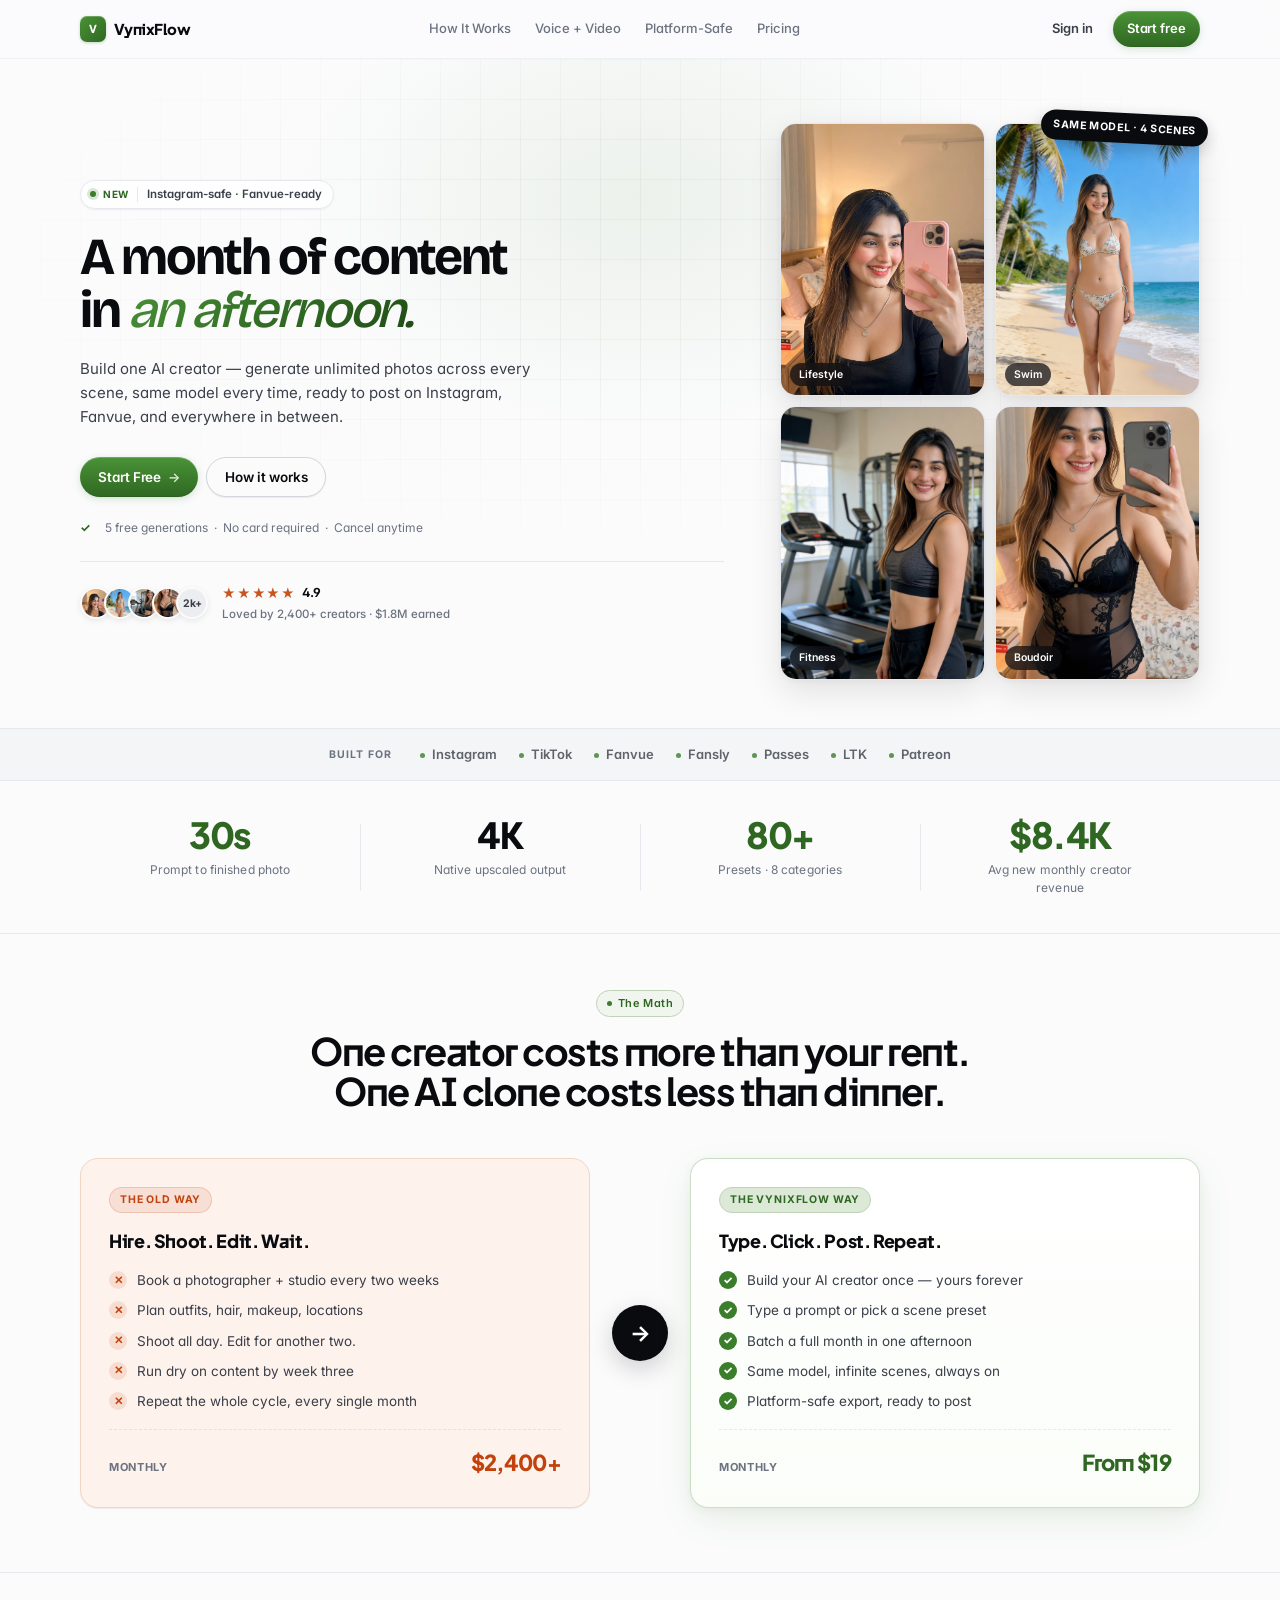
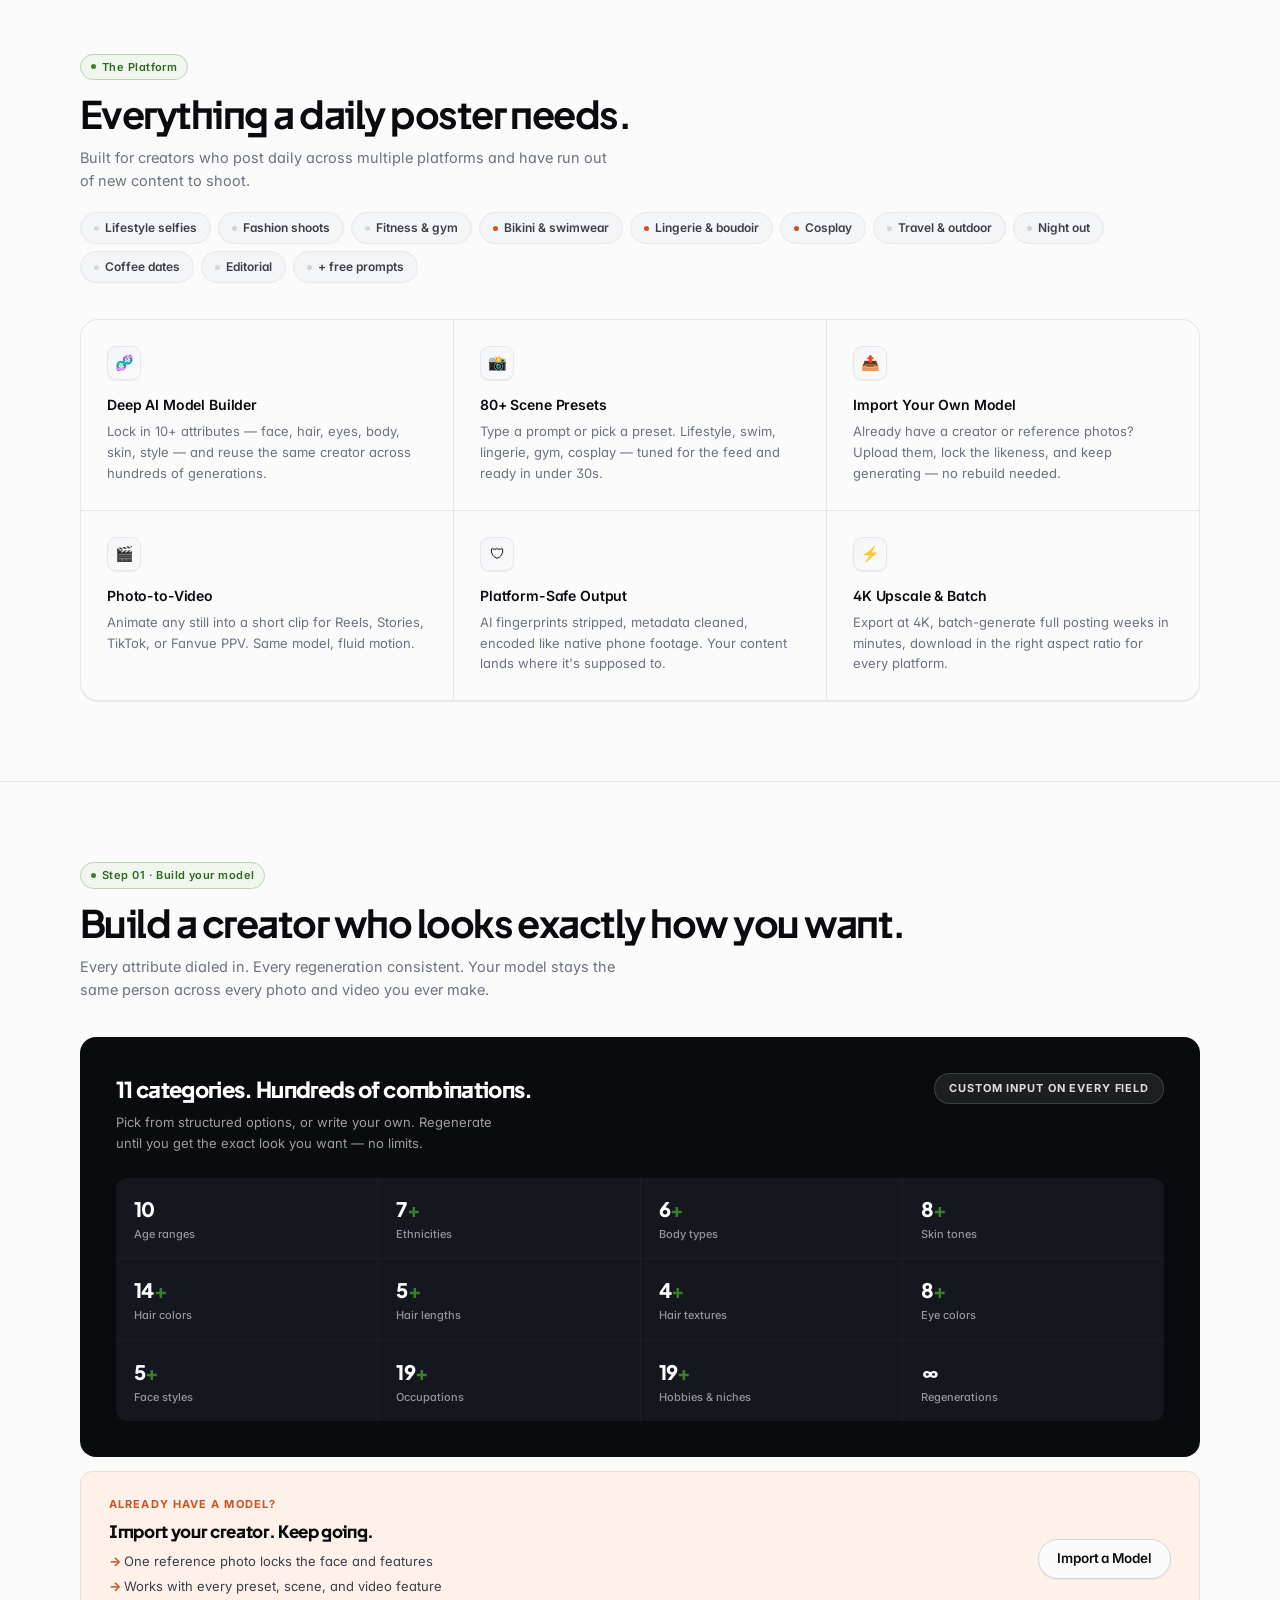
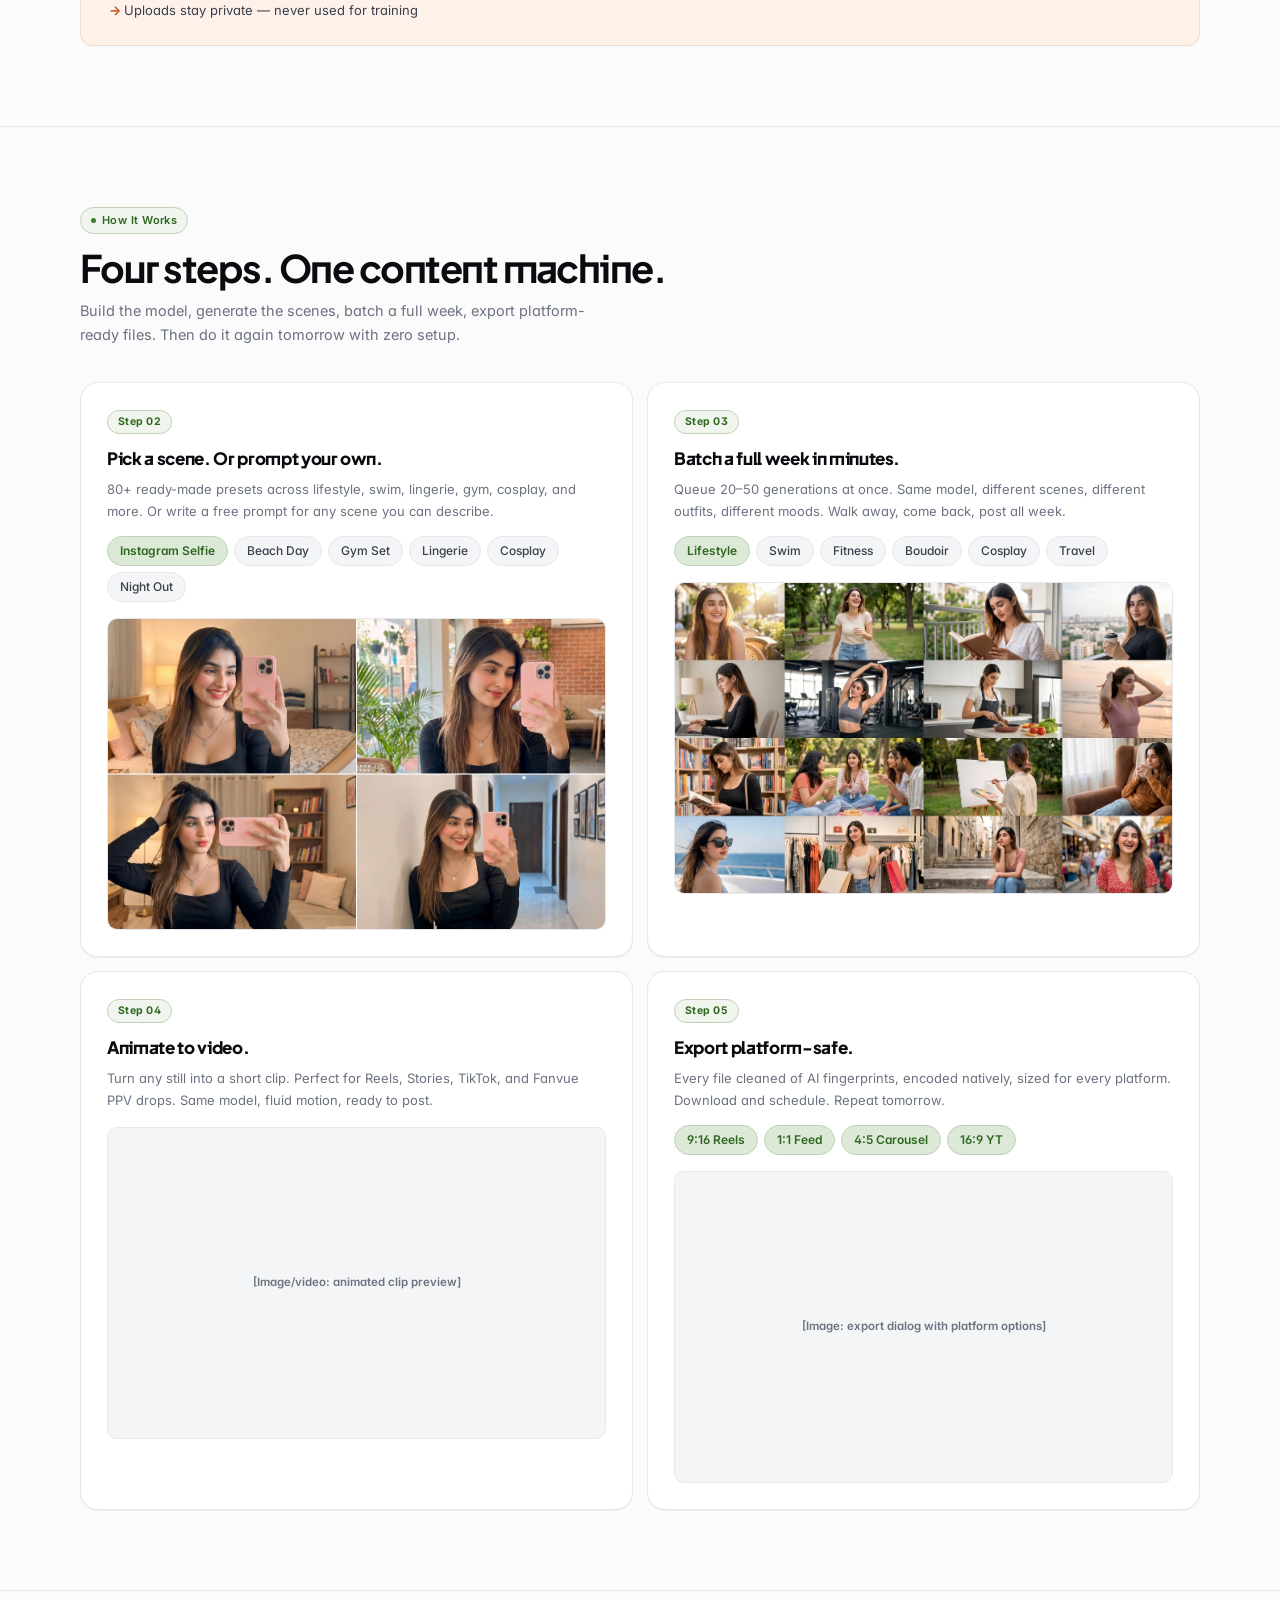
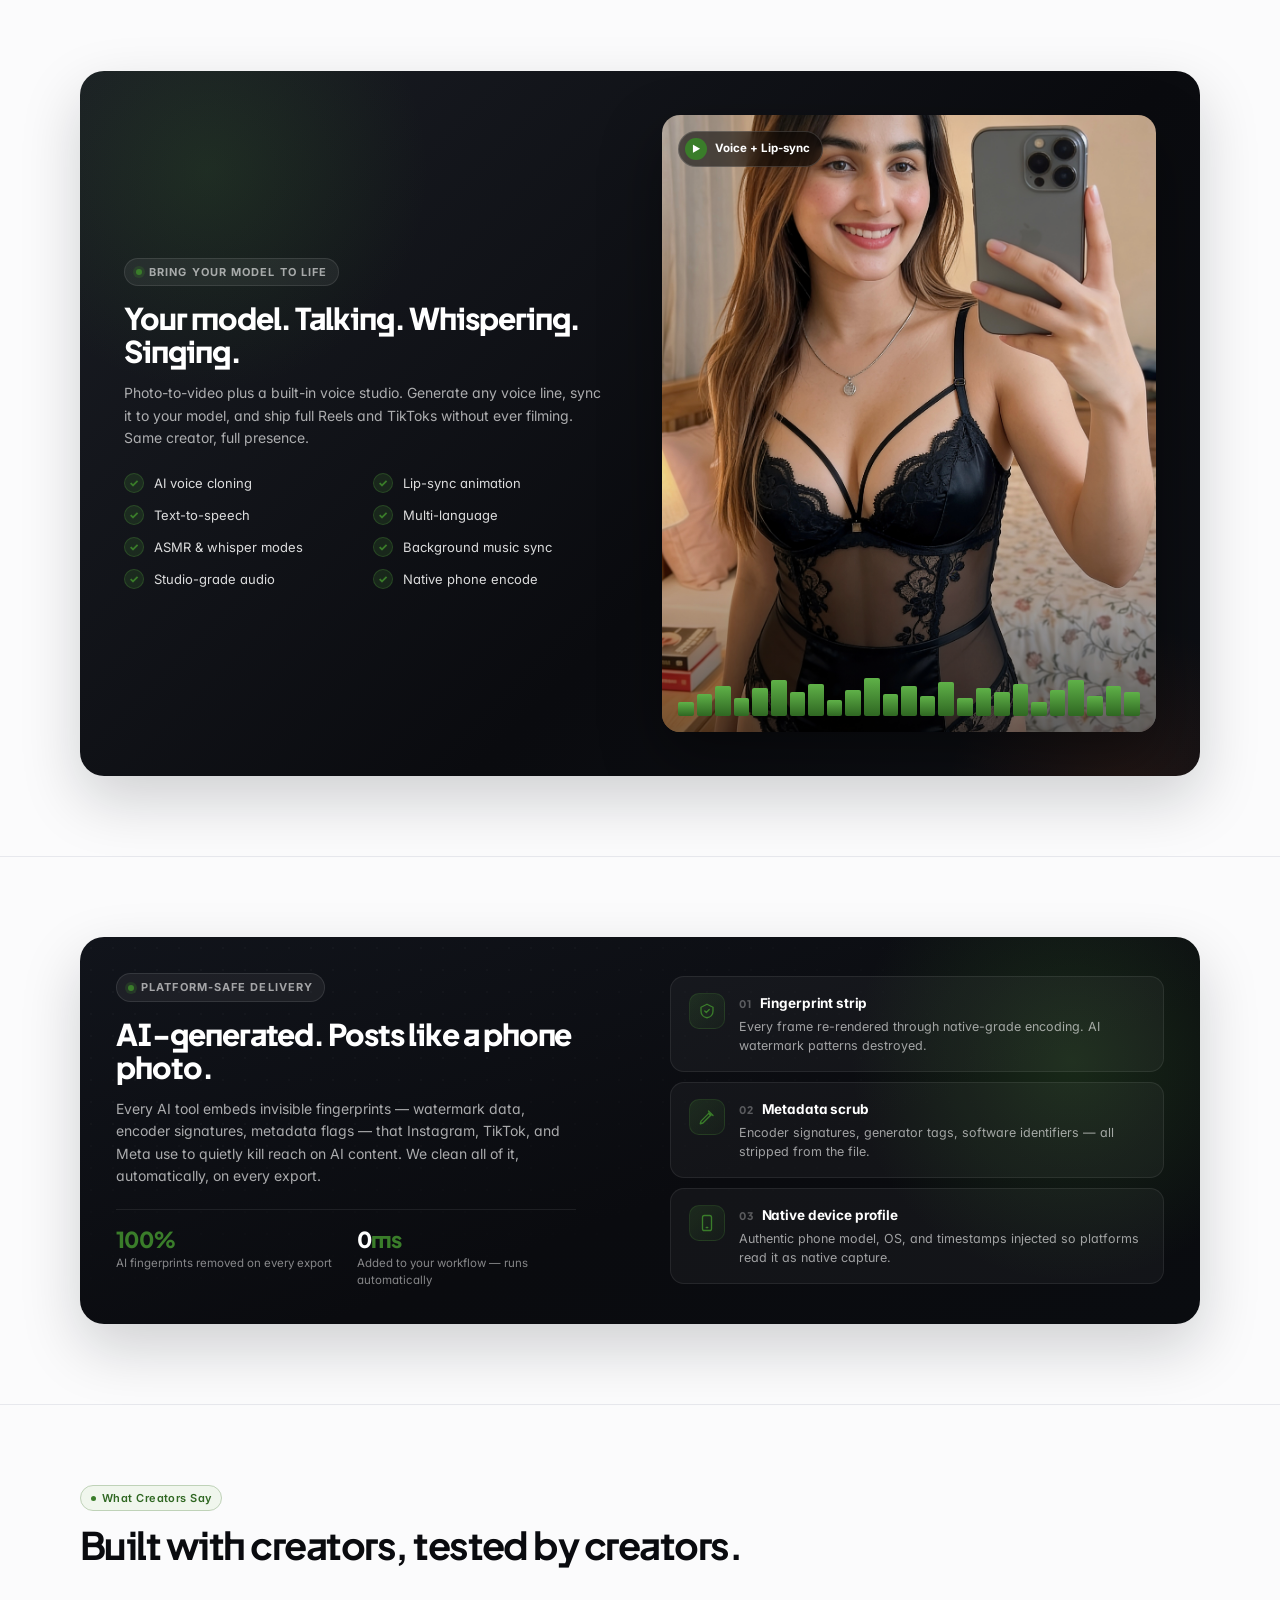
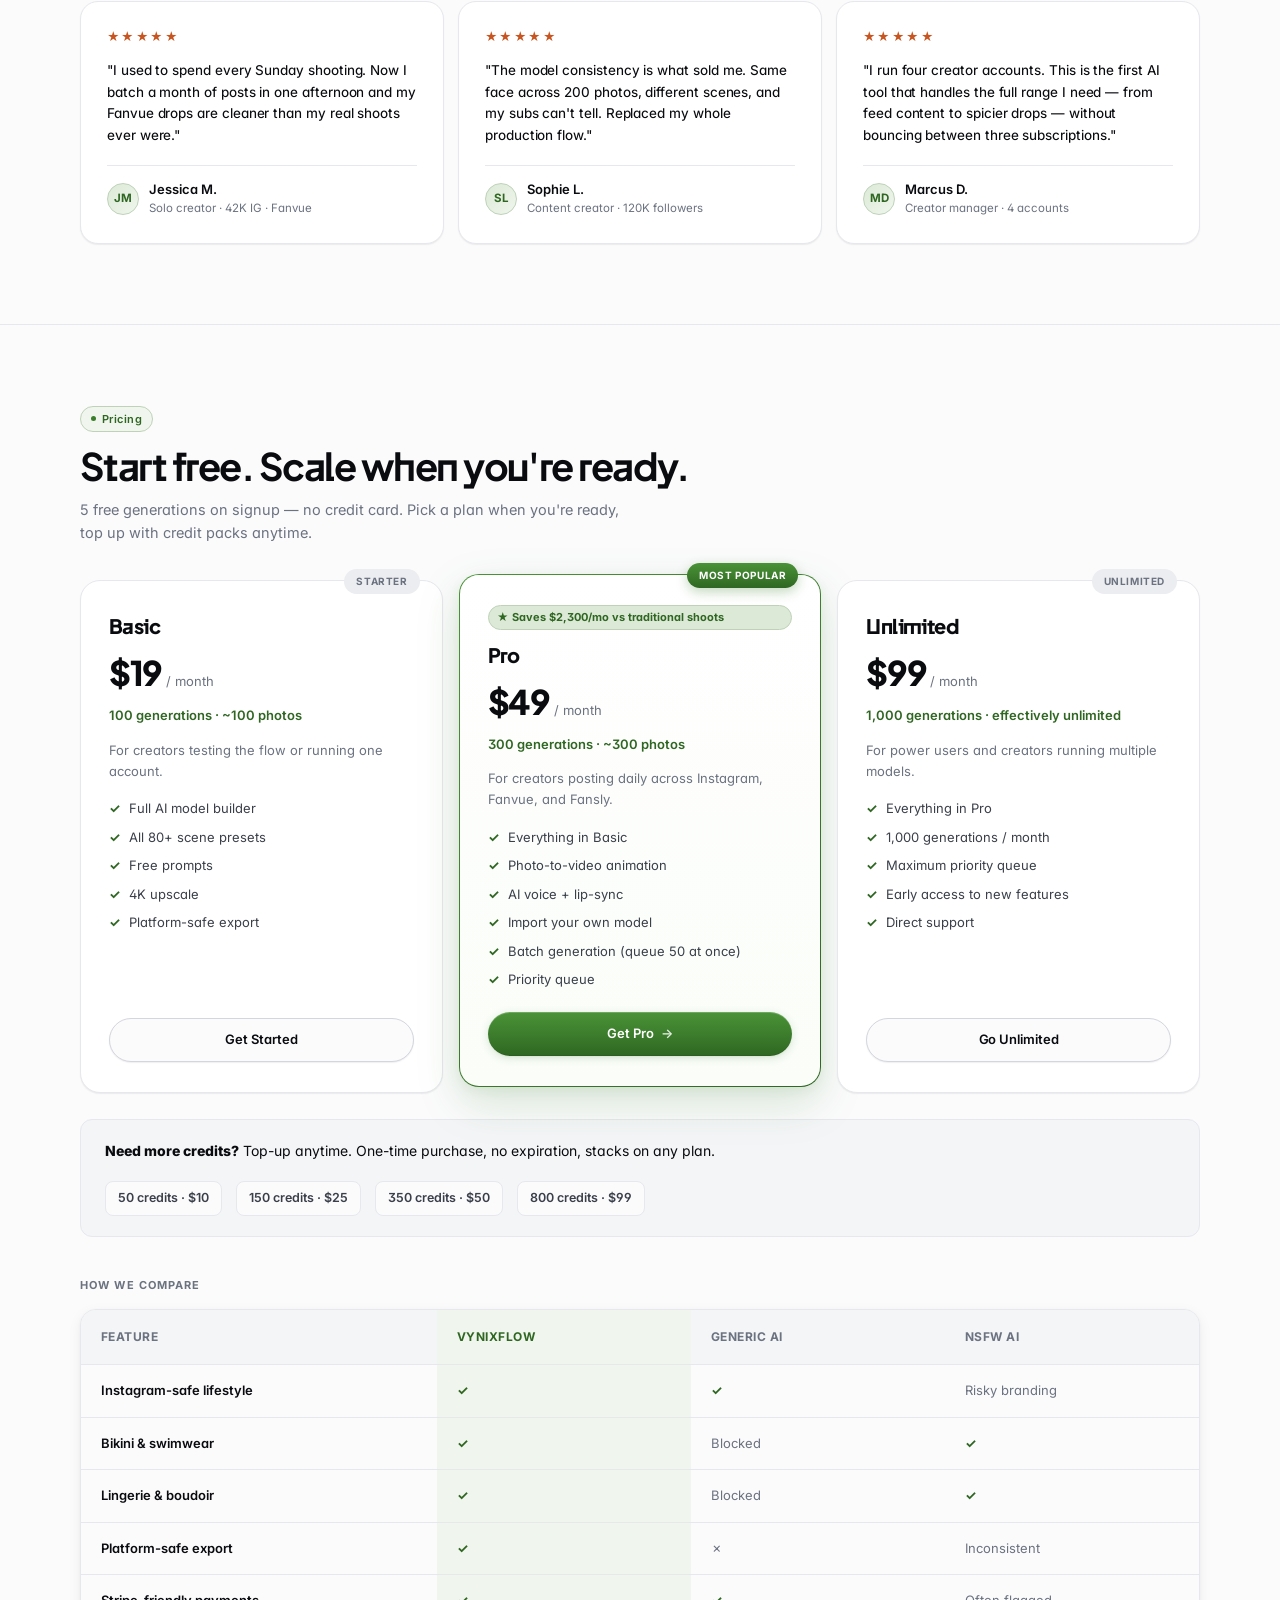
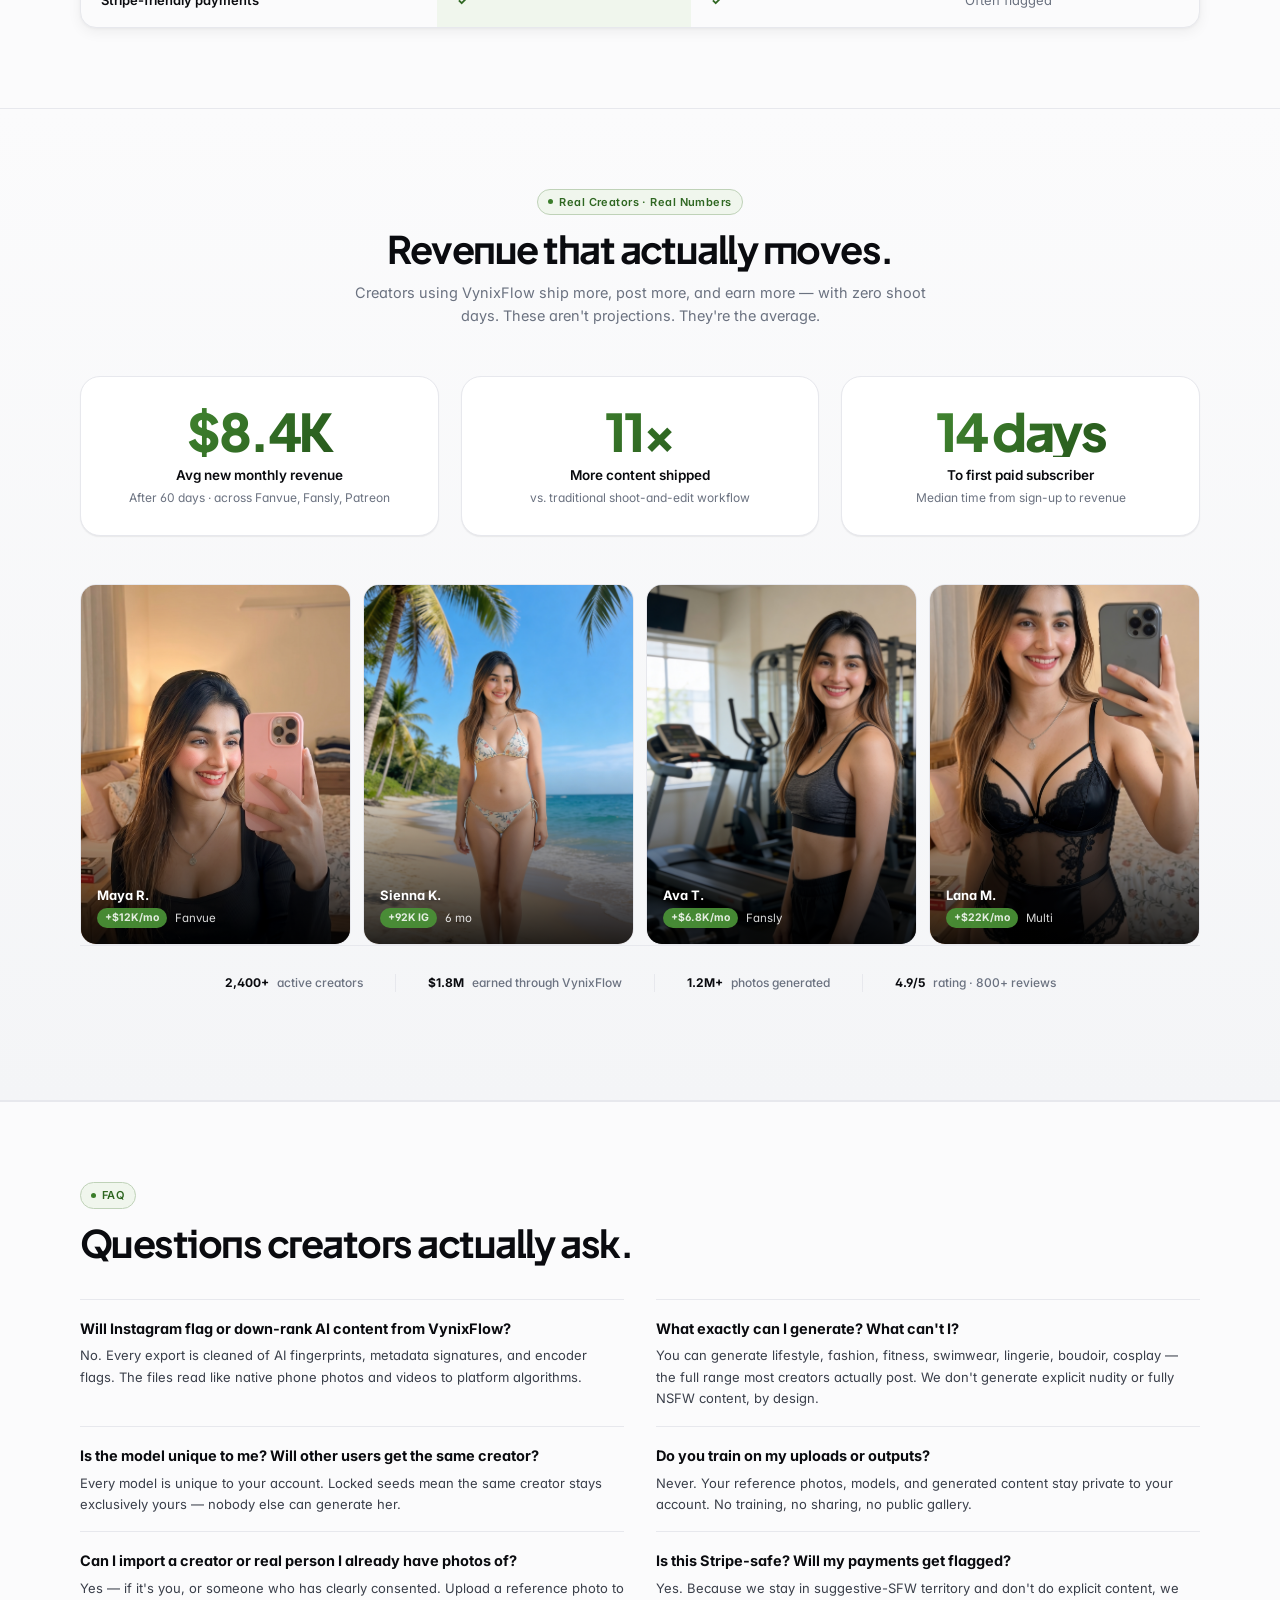
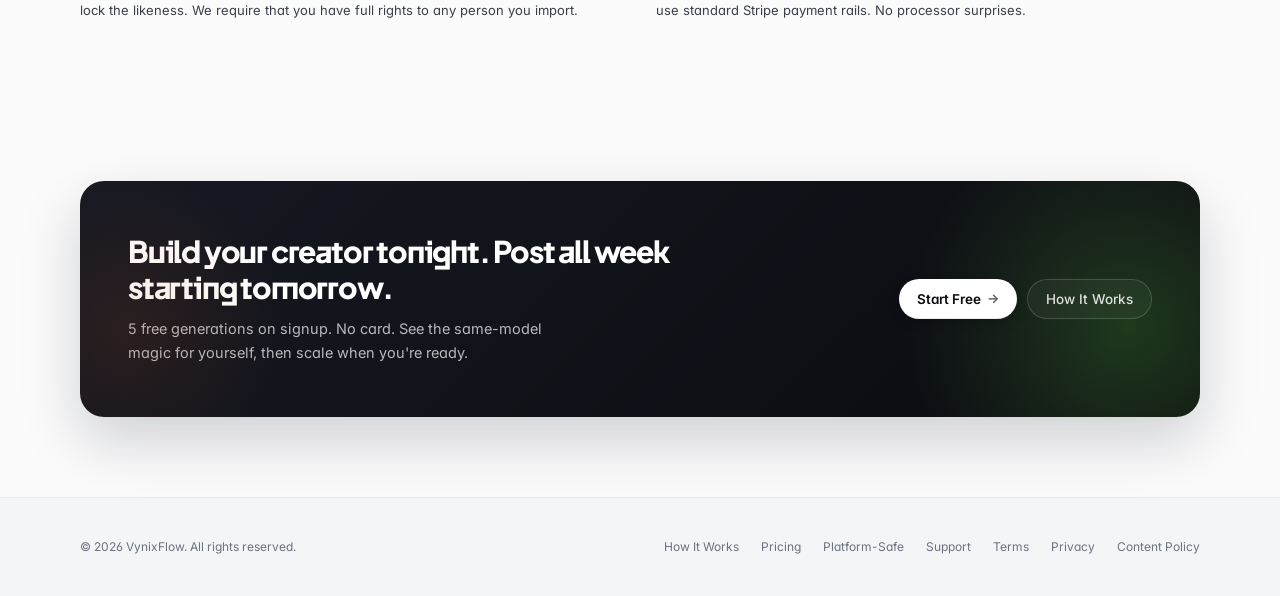
<file: index.html>
<!doctype html>
<html lang="en">
<head>
  <meta charset="UTF-8" />
  <meta name="viewport" content="width=device-width, initial-scale=1.0" />
  <title>VynixFlow | A month of content in an afternoon</title>
  <meta name="description" content="Build one AI creator. Generate unlimited photos — bikini, lingerie, fitness, fashion, cosplay — same model, every scene. Instagram-safe. Fanvue-ready." />
  <link rel="preconnect" href="https://fonts.googleapis.com" />
  <link rel="preconnect" href="https://fonts.gstatic.com" crossorigin />
  <link href="https://fonts.googleapis.com/css2?family=Bricolage+Grotesque:wght@400;500;600;700&family=Inter:wght@400;500;600;700&family=Plus+Jakarta+Sans:wght@700;800&display=swap" rel="stylesheet" />
  <style>
    *, *::before, *::after { box-sizing: border-box; margin: 0; padding: 0; }

    :root {
      --bg: #fbfbfc;
      --surface: #f4f5f7;
      --surface-2: #ecedf0;
      --border: #e7e8ed;
      --border-strong: #d4d6dd;
      --text: #0a0b0f;
      --text-2: #3a3f4a;
      --text-3: #6b7280;
      --neon: #3a7d2a;
      --neon-dark: #2f6722;
      --neon-pale: #f0f6ed;
      --neon-mid: #dce9d7;
      --neon-border: #bfd2b8;
      --accent-warm: #c8541f;
      --accent-warm-pale: #fdf1ea;
      --danger: #c2410c;
      --danger-pale: #fef2ec;
      --gold: #b8860b;
      --shadow-sm: 0 1px 2px rgba(10,11,15,0.04), 0 1px 1px rgba(10,11,15,0.03);
      --shadow: 0 4px 14px rgba(10,11,15,0.06), 0 1px 3px rgba(10,11,15,0.04);
      --shadow-lg: 0 16px 40px rgba(10,11,15,0.08), 0 2px 6px rgba(10,11,15,0.04);
      --radius: 16px;
      --radius-sm: 10px;
      --t: 0.2s cubic-bezier(0.4, 0, 0.2, 1);
    }

    @keyframes pulse-glow {
      0%, 100% { box-shadow: 0 0 0 0 rgba(58,125,42,0.4); }
      50% { box-shadow: 0 0 0 8px rgba(58,125,42,0); }
    }
    @keyframes float-up {
      0%, 100% { transform: translateY(0); }
      50% { transform: translateY(-3px); }
    }
    @keyframes shimmer {
      0% { background-position: -200% 0; }
      100% { background-position: 200% 0; }
    }

    html { scroll-behavior: smooth; -webkit-font-smoothing: antialiased; -moz-osx-font-smoothing: grayscale; }
    body { font-family: "Inter", sans-serif; font-size: 14px; line-height: 1.5; color: var(--text); background: var(--bg); overflow-x: hidden; font-feature-settings: "ss01", "cv11"; }
    a { color: inherit; text-decoration: none; }
    .container { width: min(1120px, calc(100% - 48px)); margin: 0 auto; }

    /* NAV */
    .nav { position: sticky; top: 0; z-index: 50; background: rgba(251,251,252,0.72); backdrop-filter: blur(20px) saturate(180%); -webkit-backdrop-filter: blur(20px) saturate(180%); border-bottom: 1px solid rgba(231,232,237,0.6); }
    .nav-inner { height: 58px; display: flex; align-items: center; justify-content: space-between; gap: 16px; }
    .brand { display: flex; align-items: center; gap: 8px; font-family: "Plus Jakarta Sans", sans-serif; font-size: 15px; font-weight: 800; letter-spacing: -0.035em; color: var(--text); }
    .brand-icon { width: 26px; height: 26px; border-radius: 7px; background: linear-gradient(135deg, #4a9337 0%, var(--neon-dark) 100%); display: grid; place-items: center; font-size: 11px; font-weight: 800; color: #fff; flex-shrink: 0; box-shadow: inset 0 1px 0 rgba(255,255,255,0.22), 0 1px 3px rgba(58,125,42,0.3); }
    .nav-links { display: flex; gap: 24px; list-style: none; font-size: 13px; font-weight: 500; color: var(--text-3); }
    .nav-links a { transition: color var(--t); }
    .nav-links a:hover { color: var(--text); }
    .nav-actions { display: flex; gap: 6px; align-items: center; }
    .nav-menu-btn { display: none; width: 36px; height: 36px; border-radius: 8px; border: 1px solid var(--border); background: transparent; cursor: pointer; align-items: center; justify-content: center; padding: 0; }
    .nav-menu-btn span { display: block; width: 18px; height: 1.5px; background: var(--text); position: relative; transition: transform var(--t), background var(--t); }
    .nav-menu-btn span::before, .nav-menu-btn span::after { content: ""; position: absolute; left: 0; width: 18px; height: 1.5px; background: var(--text); transition: transform var(--t), top var(--t); }
    .nav-menu-btn span::before { top: -6px; }
    .nav-menu-btn span::after { top: 6px; }
    .nav-menu-btn.open span { background: transparent; }
    .nav-menu-btn.open span::before { top: 0; transform: rotate(45deg); }
    .nav-menu-btn.open span::after { top: 0; transform: rotate(-45deg); }
    .mobile-menu { display: none; position: fixed; inset: 60px 0 0 0; background: var(--bg); z-index: 45; padding: 24px; overflow-y: auto; }
    .mobile-menu.open { display: block; }
    .mobile-menu-links { list-style: none; display: flex; flex-direction: column; gap: 4px; margin-bottom: 20px; }
    .mobile-menu-links a { display: block; padding: 14px 4px; font-size: 16px; font-weight: 600; color: var(--text); border-bottom: 1px solid var(--border); }
    .mobile-menu-cta { display: flex; flex-direction: column; gap: 10px; margin-top: 16px; }
    .mobile-menu-cta .btn { height: 48px; font-size: 14px; }

    /* BUTTONS */
    .btn { display: inline-flex; align-items: center; justify-content: center; gap: 6px; height: 36px; padding: 0 14px; border-radius: 999px; font-size: 13px; font-weight: 600; cursor: pointer; transition: background var(--t), box-shadow var(--t), transform var(--t), border-color var(--t), color var(--t); border: none; font-family: inherit; white-space: nowrap; letter-spacing: -0.005em; }
    .btn-ghost { color: var(--text-2); background: transparent; }
    .btn-ghost:hover { background: var(--surface); color: var(--text); }
    .btn-outline { color: var(--text); background: var(--bg); border: 1px solid var(--border-strong); box-shadow: var(--shadow-sm); }
    .btn-outline:hover { background: var(--surface); border-color: var(--text-3); }
    .btn-primary { color: #fff; background: linear-gradient(180deg, #4a9337 0%, var(--neon-dark) 100%); box-shadow: inset 0 1px 0 rgba(255,255,255,0.2), inset 0 -1px 0 rgba(0,0,0,0.08), 0 1px 2px rgba(0,0,0,0.04), 0 2px 8px rgba(58,125,42,0.18); }
    .btn-primary:hover { background: linear-gradient(180deg, #3f8a2d 0%, #28581d 100%); transform: translateY(-1px); box-shadow: inset 0 1px 0 rgba(255,255,255,0.22), inset 0 -1px 0 rgba(0,0,0,0.08), 0 4px 12px rgba(58,125,42,0.28); }
    .btn-primary .btn-arrow { font-size: 13px; line-height: 1; transition: transform var(--t); margin-left: 1px; opacity: 0.85; }
    .btn-primary:hover .btn-arrow { transform: translateX(2px); opacity: 1; }
    .btn-lg { height: 40px; padding: 0 18px; font-size: 13.5px; }
    .btn-white { height: 40px; padding: 0 18px; border-radius: 999px; background: #fff; color: var(--text); font-size: 13.5px; font-weight: 600; display: inline-flex; align-items: center; justify-content: center; gap: 6px; transition: transform var(--t), box-shadow var(--t); box-shadow: inset 0 -1px 0 rgba(0,0,0,0.08), 0 4px 12px rgba(0,0,0,0.18); }
    .btn-white:hover { transform: translateY(-1px); box-shadow: inset 0 -1px 0 rgba(0,0,0,0.08), 0 6px 16px rgba(0,0,0,0.22); }
    .btn-white .btn-arrow { font-size: 13px; line-height: 1; transition: transform var(--t); opacity: 0.7; }
    .btn-white:hover .btn-arrow { transform: translateX(2px); opacity: 1; }
    .btn-ghost-white { height: 40px; padding: 0 18px; border-radius: 999px; border: 1px solid rgba(255,255,255,0.16); background: rgba(255,255,255,0.04); color: rgba(255,255,255,0.85); font-size: 13.5px; font-weight: 500; display: inline-flex; align-items: center; justify-content: center; transition: border-color var(--t), color var(--t), background var(--t); }
    .btn-ghost-white:hover { border-color: rgba(255,255,255,0.32); color: #fff; background: rgba(255,255,255,0.08); }

    /* HERO */
    .hero { padding: 64px 0 48px; position: relative; overflow: hidden; }
    .hero::before { content: ""; position: absolute; inset: 0; background-image: linear-gradient(rgba(10,11,15,0.035) 1px, transparent 1px), linear-gradient(90deg, rgba(10,11,15,0.035) 1px, transparent 1px); background-size: 40px 40px; mask-image: radial-gradient(ellipse 70% 60% at 50% 30%, #000 30%, transparent 75%); -webkit-mask-image: radial-gradient(ellipse 70% 60% at 50% 30%, #000 30%, transparent 75%); pointer-events: none; z-index: 0; }
    .hero::after { content: ""; position: absolute; top: -160px; left: 50%; width: 900px; height: 600px; background: radial-gradient(ellipse at center, rgba(58,125,42,0.08) 0%, transparent 55%); transform: translateX(-50%); pointer-events: none; z-index: 0; }
    .hero .container { position: relative; z-index: 1; }
    .hero-grid { display: grid; grid-template-columns: 1fr 420px; gap: 56px; align-items: center; }
    .hero-label { display: inline-flex; align-items: center; gap: 7px; padding: 5px 11px 5px 9px; border-radius: 999px; background: rgba(255,255,255,0.7); backdrop-filter: blur(8px); border: 1px solid var(--border); color: var(--text-2); font-size: 11.5px; font-weight: 600; margin-bottom: 22px; box-shadow: var(--shadow-sm); }
    .hero-label::before { content: ""; width: 6px; height: 6px; border-radius: 50%; background: var(--neon); box-shadow: 0 0 0 3px rgba(58,125,42,0.18); }
    .hero-label-tag { font-size: 10px; font-weight: 700; letter-spacing: 0.06em; text-transform: uppercase; color: var(--neon-dark); padding-right: 8px; border-right: 1px solid var(--border); margin-right: 2px; }
    .hero-title { font-family: "Bricolage Grotesque", sans-serif; font-size: 52px; line-height: 1.02; letter-spacing: -0.045em; color: var(--text); margin-bottom: 20px; }
    .hero-title .hero-highlight { background: linear-gradient(135deg, #4a9337 0%, var(--neon-dark) 60%, #1f4a16 100%); -webkit-background-clip: text; background-clip: text; -webkit-text-fill-color: transparent; font-style: italic; font-weight: 500; white-space: nowrap; padding-right: 0.08em; }
    .hero-sub { font-size: 15px; line-height: 1.6; color: var(--text-2); max-width: 480px; margin-bottom: 28px; }
    .hero-actions { display: flex; gap: 8px; flex-wrap: wrap; margin-bottom: 22px; align-items: center; }
    .hero-microproof { display: flex; align-items: center; gap: 14px; font-size: 12px; color: var(--text-3); flex-wrap: wrap; }
    .hero-microproof-item { display: flex; align-items: center; gap: 6px; }
    .hero-microproof-check { color: var(--neon-dark); font-weight: 700; }

    /* HERO RATING STRIP */
    .hero-rating { display: flex; align-items: center; gap: 14px; margin-top: 24px; padding-top: 22px; border-top: 1px solid var(--border); flex-wrap: wrap; }
    .hero-rating-avatars { display: flex; }
    .hero-rating-avatar { width: 32px; height: 32px; border-radius: 50%; border: 2px solid var(--bg); margin-left: -8px; background: var(--surface-2); overflow: hidden; box-shadow: 0 2px 6px rgba(0,0,0,0.08); }
    .hero-rating-avatar:first-child { margin-left: 0; }
    .hero-rating-avatar img { width: 100%; height: 100%; object-fit: cover; display: block; }
    .hero-rating-avatar.more { display: grid; place-items: center; font-size: 10.5px; font-weight: 700; color: var(--text-2); background: var(--surface-2); }
    .hero-rating-text { display: flex; flex-direction: column; gap: 2px; }
    .hero-rating-stars { display: flex; align-items: center; gap: 6px; }
    .hero-rating-stars-icons { color: var(--accent-warm); font-size: 13px; letter-spacing: 0.06em; }
    .hero-rating-score { font-size: 12.5px; font-weight: 700; color: var(--text); }
    .hero-rating-label { font-size: 11.5px; color: var(--text-3); font-weight: 500; }

    /* HERO VISUAL — consistency grid placeholder */
    .hero-visual { position: relative; }
    .consistency-grid { display: grid; grid-template-columns: 1fr 1fr; gap: 10px; }
    .consistency-tile { aspect-ratio: 3/4; border-radius: 16px; overflow: hidden; position: relative; background: var(--surface-2); border: 1px solid var(--border); box-shadow: 0 12px 32px rgba(0,0,0,0.1), 0 2px 6px rgba(0,0,0,0.04); transition: transform var(--t); }
    .consistency-tile:hover { transform: translateY(-2px); }
    .consistency-tile img { width: 100%; height: 100%; object-fit: cover; display: block; }
    .consistency-tile .tile-label { position: absolute; bottom: 9px; left: 9px; background: rgba(13,15,20,0.72); color: #fff; font-size: 10.5px; font-weight: 600; padding: 4px 9px; border-radius: 999px; backdrop-filter: blur(8px); -webkit-backdrop-filter: blur(8px); }
    .consistency-tile.placeholder { display: grid; place-items: center; color: var(--text-3); font-size: 11px; font-weight: 600; text-align: center; padding: 10px; }
    .consistency-banner { position: absolute; top: -10px; right: -8px; background: var(--text); color: #fff; font-size: 10.5px; font-weight: 700; letter-spacing: 0.06em; text-transform: uppercase; padding: 7px 12px; border-radius: 999px; box-shadow: 0 6px 16px rgba(0,0,0,0.2); transform: rotate(3deg); z-index: 2; }

    /* PLATFORM STRIP */
    .platform-strip { background: var(--surface); border-top: 1px solid var(--border); border-bottom: 1px solid var(--border); padding: 16px 0; }
    .platform-strip-inner { display: flex; align-items: center; justify-content: center; gap: 28px; flex-wrap: wrap; font-size: 12px; color: var(--text-3); }
    .platform-strip-label { font-weight: 700; text-transform: uppercase; letter-spacing: 0.1em; color: var(--text-3); font-size: 10.5px; }
    .platform-strip-items { display: flex; gap: 22px; flex-wrap: wrap; }
    .platform-strip-item { font-weight: 600; color: var(--text-2); font-size: 13px; opacity: 0.8; }
    .platform-strip-item .dot { display: inline-block; width: 5px; height: 5px; border-radius: 50%; background: var(--neon); margin-right: 7px; vertical-align: middle; }

    /* STATS */
    .stats-bar { background: var(--bg); border-bottom: 1px solid var(--border); }
    .stats-row { display: flex; justify-content: center; align-items: stretch; }
    .stat-item { padding: 36px 56px; text-align: center; flex: 1; max-width: 280px; position: relative; }
    .stat-item + .stat-item::before { content: ""; position: absolute; left: 0; top: 28%; bottom: 28%; width: 1px; background: var(--border); }
    .stat-num { font-family: "Plus Jakarta Sans", sans-serif; font-size: 36px; font-weight: 800; letter-spacing: -0.04em; color: var(--text); line-height: 1; }
    .stat-num .accent { color: var(--neon-dark); }
    .stat-label { font-size: 12px; color: var(--text-3); margin-top: 8px; letter-spacing: 0.01em; }

    /* SECTIONS */
    .section { padding: 80px 0; }
    hr.rule { border: none; border-top: 1px solid var(--border); }
    .section-label { display: inline-flex; align-items: center; gap: 6px; font-size: 11px; font-weight: 600; letter-spacing: 0.04em; color: var(--neon-dark); background: var(--neon-pale); border: 1px solid var(--neon-border); padding: 4px 10px; border-radius: 999px; margin-bottom: 14px; }
    .section-label::before { content: ""; width: 5px; height: 5px; border-radius: 50%; background: var(--neon); }
    .section-title { font-family: "Plus Jakarta Sans", sans-serif; font-size: 38px; font-weight: 700; letter-spacing: -0.04em; color: var(--text); line-height: 1.05; margin-bottom: 12px; }
    .section-sub { font-size: 14.5px; color: var(--text-3); line-height: 1.6; max-width: 540px; }
    .section-head { margin-bottom: 36px; }
    .section-head.centered { text-align: center; display: flex; flex-direction: column; align-items: center; }
    .section-head.centered .section-sub { max-width: 600px; }

    /* SCENE RANGE STRIP */
    .scene-range { background: var(--surface); border-radius: var(--radius); border: 1px solid var(--border); padding: 26px 28px; }
    .scene-range-head { display: flex; justify-content: space-between; align-items: flex-end; margin-bottom: 18px; gap: 20px; flex-wrap: wrap; }
    .scene-range-title { font-family: "Plus Jakarta Sans", sans-serif; font-size: 17px; font-weight: 800; letter-spacing: -0.02em; }
    .scene-range-note { font-size: 12px; color: var(--text-3); }
    .scene-tags { display: flex; flex-wrap: wrap; gap: 8px; }
    .scene-tag { background: var(--bg); border: 1px solid var(--border); border-radius: 999px; padding: 7px 14px; font-size: 12.5px; font-weight: 600; color: var(--text-2); display: inline-flex; align-items: center; gap: 6px; }
    .scene-tag .sdot { width: 6px; height: 6px; border-radius: 50%; background: var(--neon); }
    .scene-tag.warm .sdot { background: var(--accent-warm); }

    /* FEATURES */
    .features-grid { display: grid; grid-template-columns: repeat(3, 1fr); gap: 1px; background: var(--border); border: 1px solid var(--border); border-radius: 18px; overflow: hidden; box-shadow: var(--shadow-sm); }
    .feat-cell { background: var(--bg); padding: 26px; transition: background var(--t); }
    .feat-cell:hover { background: #fff; }
    .feat-icon { width: 34px; height: 34px; border-radius: 9px; background: linear-gradient(135deg, var(--surface), var(--bg)); border: 1px solid var(--border); display: grid; place-items: center; font-size: 15px; margin-bottom: 14px; box-shadow: var(--shadow-sm); }
    .feat-title { font-size: 14px; font-weight: 600; color: var(--text); margin-bottom: 6px; letter-spacing: -0.01em; }
    .feat-desc { font-size: 13px; color: var(--text-3); line-height: 1.6; }
    .feat-meta { margin-top: 10px; font-size: 11px; font-weight: 700; letter-spacing: 0.06em; text-transform: uppercase; color: var(--neon-dark); }

    /* SCENE TAGS — shown inside features section head */
    .scene-tags { display: flex; flex-wrap: wrap; gap: 7px; margin-top: 20px; }
    .scene-tag { background: var(--surface); border: 1px solid var(--border); border-radius: 999px; padding: 6px 13px; font-size: 12px; font-weight: 600; color: var(--text-2); display: inline-flex; align-items: center; gap: 6px; }
    .scene-tag .sdot { width: 5px; height: 5px; border-radius: 50%; background: var(--border-strong); }
    .scene-tag.warm .sdot { background: var(--accent-warm); }

    /* IMPORT CALLOUT — merged into builder section */
    .import-callout { display: grid; grid-template-columns: 1fr auto; gap: 28px; align-items: center; background: var(--accent-warm-pale); border: 1px solid #f1ddcb; border-radius: 12px; padding: 24px 28px; margin-top: 14px; }
    .import-callout-label { font-size: 11px; font-weight: 700; letter-spacing: 0.1em; text-transform: uppercase; color: var(--accent-warm); margin-bottom: 6px; }
    .import-callout-title { font-family: "Plus Jakarta Sans", sans-serif; font-size: 17px; font-weight: 800; letter-spacing: -0.02em; color: var(--text); margin-bottom: 8px; }
    .import-callout-points { list-style: none; display: flex; flex-direction: column; gap: 5px; font-size: 13px; color: var(--text-2); }
    .import-callout-points li::before { content: "→ "; color: var(--accent-warm); font-weight: 700; }

    /* COMPARE WRAP — inside pricing section */
    .compare-wrap { margin-top: 40px; }
    .compare-wrap-label { font-size: 11px; font-weight: 700; letter-spacing: 0.1em; text-transform: uppercase; color: var(--text-3); margin-bottom: 16px; }

    /* MODEL BUILDER DEPTH */
    .builder-showcase { background: var(--text); border-radius: var(--radius); padding: 36px; color: #fff; }
    .builder-showcase-head { display: flex; justify-content: space-between; align-items: flex-start; margin-bottom: 24px; gap: 24px; flex-wrap: wrap; }
    .builder-showcase-title { font-family: "Plus Jakarta Sans", sans-serif; font-size: 22px; font-weight: 800; letter-spacing: -0.03em; margin-bottom: 6px; }
    .builder-showcase-sub { font-size: 13px; color: rgba(255,255,255,0.6); max-width: 380px; line-height: 1.6; }
    .builder-meta-pill { background: rgba(255,255,255,0.08); border: 1px solid rgba(255,255,255,0.15); border-radius: 999px; padding: 6px 14px; font-size: 11px; font-weight: 700; letter-spacing: 0.08em; text-transform: uppercase; color: rgba(255,255,255,0.85); flex-shrink: 0; }
    .builder-attrs { display: grid; grid-template-columns: repeat(4, 1fr); gap: 1px; background: rgba(255,255,255,0.08); border-radius: 12px; overflow: hidden; }
    .builder-attr { background: #14171e; padding: 16px 18px; }
    .builder-attr-count { font-family: "Plus Jakarta Sans", sans-serif; font-size: 20px; font-weight: 800; color: #fff; letter-spacing: -0.03em; }
    .builder-attr-count .plus { color: var(--neon); }
    .builder-attr-label { font-size: 11px; color: rgba(255,255,255,0.55); margin-top: 2px; font-weight: 500; }

    /* HOW */
    .how-grid { display: grid; grid-template-columns: 1fr 1fr; gap: 14px; }
    .step-card { background: #fff; border: 1px solid var(--border); border-radius: 18px; padding: 26px; transition: border-color var(--t), box-shadow var(--t), transform var(--t); box-shadow: var(--shadow-sm); }
    .step-card:hover { border-color: var(--border-strong); box-shadow: 0 16px 40px rgba(10,11,15,0.06), 0 2px 6px rgba(10,11,15,0.03); transform: translateY(-2px); }
    .step-num { font-size: 10.5px; font-weight: 700; letter-spacing: 0.04em; color: var(--neon-dark); background: var(--neon-pale); border: 1px solid var(--neon-border); border-radius: 999px; padding: 3px 10px; display: inline-block; margin-bottom: 12px; }
    .step-title { font-family: "Plus Jakarta Sans", sans-serif; font-size: 17px; font-weight: 800; letter-spacing: -0.02em; margin-bottom: 8px; }
    .step-desc { font-size: 13px; color: var(--text-3); line-height: 1.65; }
    .step-visual { margin-top: 16px; aspect-ratio: 16/10; border-radius: 10px; background: var(--surface); border: 1px solid var(--border); display: grid; place-items: center; color: var(--text-3); font-size: 11.5px; font-weight: 600; text-align: center; padding: 0; overflow: hidden; }
    .step-visual img { width: 100%; height: 100%; object-fit: cover; display: block; }

    .chip-row { display: flex; flex-wrap: wrap; gap: 6px; margin-top: 14px; }
    .chip { background: var(--surface); border: 1px solid var(--border); border-radius: 999px; padding: 5px 12px; font-size: 12px; color: var(--text-2); font-weight: 500; }
    .chip.active { background: var(--neon-mid); border-color: var(--neon-border); color: var(--neon-dark); font-weight: 600; }

    /* IMPORT BAND */
    .import-band { display: grid; grid-template-columns: 1fr 440px; gap: 44px; align-items: center; background: var(--accent-warm-pale); border: 1px solid #f1ddcb; border-radius: var(--radius); padding: 40px 44px; }
    .import-label { display: inline-flex; align-items: center; gap: 5px; font-size: 11px; font-weight: 700; letter-spacing: 0.1em; text-transform: uppercase; color: var(--accent-warm); margin-bottom: 10px; }
    .import-title { font-family: "Plus Jakarta Sans", sans-serif; font-size: 24px; font-weight: 800; letter-spacing: -0.04em; line-height: 1.2; margin-bottom: 10px; }
    .import-desc { font-size: 14px; color: var(--text-2); line-height: 1.65; margin-bottom: 16px; }
    .import-points { list-style: none; display: flex; flex-direction: column; gap: 8px; font-size: 13px; color: var(--text-2); }
    .import-points li { display: flex; gap: 10px; align-items: flex-start; }
    .import-points li::before { content: "→"; color: var(--accent-warm); font-weight: 700; }
    .import-visual { aspect-ratio: 4/3; border-radius: 12px; background: #fff; border: 1px dashed #ddbfa5; display: grid; place-items: center; text-align: center; padding: 20px; color: var(--text-3); font-size: 11.5px; font-weight: 600; }

    /* PLATFORM-SAFE / STEALTH EQUIVALENT */
    .stealth-band { background: linear-gradient(160deg, #11141b 0%, var(--text) 60%, #0a0c10 100%); color: #fff; border-radius: 24px; padding: 36px; position: relative; overflow: hidden; box-shadow: 0 24px 60px rgba(13,15,20,0.18); }
    .stealth-band::before { content: ""; position: absolute; inset: 0; background-image: radial-gradient(rgba(255,255,255,0.04) 1px, transparent 1px); background-size: 22px 22px; opacity: 0.6; pointer-events: none; mask-image: radial-gradient(ellipse at top left, #000 30%, transparent 70%); -webkit-mask-image: radial-gradient(ellipse at top left, #000 30%, transparent 70%); }
    .stealth-band::after { content: ""; position: absolute; top: -30%; right: -10%; width: 480px; height: 480px; background: radial-gradient(circle, rgba(74,147,55,0.22), transparent 65%); pointer-events: none; }
    .stealth-layout { position: relative; display: grid; grid-template-columns: 1.05fr 1fr; gap: 36px; align-items: center; z-index: 1; }
    .stealth-head { max-width: 460px; }
    .stealth-label { display: inline-flex; align-items: center; gap: 7px; font-size: 11px; font-weight: 700; letter-spacing: 0.1em; text-transform: uppercase; color: rgba(255,255,255,0.6); background: rgba(255,255,255,0.06); border: 1px solid rgba(255,255,255,0.1); padding: 5px 11px; border-radius: 999px; margin-bottom: 16px; }
    .stealth-label::before { content: ""; width: 6px; height: 6px; border-radius: 50%; background: var(--neon); box-shadow: 0 0 0 3px rgba(58,125,42,0.25); }
    .stealth-title { font-family: "Plus Jakarta Sans", sans-serif; font-size: 30px; font-weight: 800; letter-spacing: -0.035em; line-height: 1.1; margin-bottom: 14px; }
    .stealth-sub { font-size: 14px; color: rgba(255,255,255,0.65); line-height: 1.6; margin-bottom: 22px; }
    .stealth-proof { display: flex; gap: 22px; padding-top: 18px; border-top: 1px solid rgba(255,255,255,0.08); }
    .stealth-proof-item { flex: 1; }
    .stealth-proof-num { font-family: "Plus Jakarta Sans", sans-serif; font-size: 22px; font-weight: 800; letter-spacing: -0.03em; color: #fff; line-height: 1; }
    .stealth-proof-num .pct { color: var(--neon); }
    .stealth-proof-label { font-size: 11.5px; color: rgba(255,255,255,0.5); margin-top: 5px; line-height: 1.4; }
    .stealth-grid { display: grid; grid-template-columns: 1fr; gap: 10px; }
    .stealth-card { background: rgba(255,255,255,0.04); border: 1px solid rgba(255,255,255,0.08); border-radius: 14px; padding: 16px 18px; display: grid; grid-template-columns: 36px 1fr; gap: 14px; align-items: flex-start; transition: background var(--t), border-color var(--t), transform var(--t); }
    .stealth-card:hover { background: rgba(255,255,255,0.06); border-color: rgba(255,255,255,0.14); transform: translateX(2px); }
    .stealth-card-icon { width: 36px; height: 36px; border-radius: 10px; background: linear-gradient(135deg, rgba(74,147,55,0.18), rgba(74,147,55,0.06)); border: 1px solid rgba(74,147,55,0.2); display: grid; place-items: center; color: var(--neon); flex-shrink: 0; }
    .stealth-card-icon svg { width: 18px; height: 18px; stroke: currentColor; fill: none; stroke-width: 1.8; stroke-linecap: round; stroke-linejoin: round; }
    .stealth-card-body { min-width: 0; }
    .stealth-card-title { font-size: 13.5px; font-weight: 700; margin-bottom: 3px; color: #fff; letter-spacing: -0.01em; display: flex; align-items: center; gap: 8px; }
    .stealth-card-title .stealth-card-num { font-family: "Plus Jakarta Sans", sans-serif; font-size: 10.5px; font-weight: 800; letter-spacing: 0.06em; color: rgba(255,255,255,0.3); margin-bottom: 0; }
    .stealth-card-desc { font-size: 12.5px; color: rgba(255,255,255,0.6); line-height: 1.55; }

    /* CONTENT MODES */
    .modes-grid { display: grid; grid-template-columns: repeat(3, 1fr); gap: 18px; }
    .mode-card { background: var(--bg); border: 1px solid var(--border); border-radius: var(--radius); overflow: hidden; transition: transform var(--t), box-shadow var(--t); }
    .mode-card:hover { transform: translateY(-3px); box-shadow: var(--shadow-lg); }
    .mode-visual { aspect-ratio: 4/3; background: var(--surface-2); position: relative; overflow: hidden; }
    .mode-visual img { width: 100%; height: 100%; object-fit: cover; display: block; }
    .mode-body { padding: 20px 22px 24px; }
    .mode-tag { display: inline-block; font-size: 10.5px; font-weight: 700; letter-spacing: 0.08em; text-transform: uppercase; color: var(--neon-dark); margin-bottom: 8px; }
    .mode-title { font-family: "Plus Jakarta Sans", sans-serif; font-size: 17px; font-weight: 800; letter-spacing: -0.02em; margin-bottom: 6px; }
    .mode-desc { font-size: 13px; color: var(--text-3); line-height: 1.6; }

    /* WHY */
    .why-grid { display: grid; grid-template-columns: repeat(3, 1fr); gap: 14px; }
    .why-card { background: #fff; border: 1px solid var(--border); border-radius: 18px; padding: 26px; transition: border-color var(--t), box-shadow var(--t); box-shadow: var(--shadow-sm); }
    .why-card:hover { border-color: var(--border-strong); box-shadow: var(--shadow); }
    .why-tag { display: inline-block; font-size: 10.5px; font-weight: 700; letter-spacing: 0.08em; text-transform: uppercase; color: var(--neon-dark); background: var(--neon-mid); border: 1px solid var(--neon-border); border-radius: 999px; padding: 3px 10px; margin-bottom: 12px; }
    .why-title { font-family: "Plus Jakarta Sans", sans-serif; font-size: 17px; font-weight: 800; letter-spacing: -0.02em; line-height: 1.25; margin-bottom: 8px; }
    .why-metric { font-family: "Plus Jakarta Sans", sans-serif; font-size: 26px; font-weight: 800; color: var(--neon-dark); letter-spacing: -0.04em; margin-bottom: 6px; line-height: 1; }
    .why-desc { font-size: 13px; color: var(--text-3); line-height: 1.6; }

    /* COMPARISON */
    .compare-table { background: var(--bg); border: 1px solid var(--border); border-radius: var(--radius); overflow: hidden; box-shadow: var(--shadow); }
    .compare-head { display: grid; grid-template-columns: 1.4fr 1fr 1fr 1fr; background: var(--surface); border-bottom: 1px solid var(--border); }
    .compare-head > div { padding: 18px 20px; font-size: 12px; font-weight: 700; letter-spacing: 0.04em; text-transform: uppercase; color: var(--text-3); }
    .compare-head > div.you { color: var(--neon-dark); background: var(--neon-pale); }
    .compare-row { display: grid; grid-template-columns: 1.4fr 1fr 1fr 1fr; border-bottom: 1px solid var(--border); }
    .compare-row:last-child { border-bottom: none; }
    .compare-row > div { padding: 16px 20px; font-size: 13px; color: var(--text-2); display: flex; align-items: center; }
    .compare-row > div.you { background: var(--neon-pale); color: var(--neon-dark); font-weight: 600; }
    .compare-row > div.label { font-weight: 600; color: var(--text); }
    .check-yes { color: var(--neon-dark); font-weight: 700; }
    .check-no { color: var(--text-3); }

    /* REVIEWS */
    .reviews-grid { display: grid; grid-template-columns: repeat(3, 1fr); gap: 14px; }
    .review-card { background: #fff; border: 1px solid var(--border); border-radius: 18px; padding: 26px; transition: border-color var(--t), box-shadow var(--t); box-shadow: var(--shadow-sm); }
    .review-card:hover { border-color: var(--border-strong); box-shadow: var(--shadow); }
    .review-stars { color: var(--accent-warm); font-size: 12px; letter-spacing: 0.12em; margin-bottom: 14px; }
    .review-text { font-size: 13.5px; color: var(--text); line-height: 1.6; margin-bottom: 18px; font-weight: 450; letter-spacing: -0.005em; }
    .review-meta { display: flex; align-items: center; gap: 10px; padding-top: 14px; border-top: 1px solid var(--border); }
    .review-avatar { width: 32px; height: 32px; border-radius: 50%; background: linear-gradient(135deg, var(--neon-mid), var(--neon-pale)); border: 1px solid var(--neon-border); display: grid; place-items: center; font-weight: 700; color: var(--neon-dark); font-size: 11.5px; flex-shrink: 0; }
    .review-author { font-size: 13px; font-weight: 600; color: var(--text); }
    .review-role { font-size: 11.5px; color: var(--text-3); margin-top: 1px; }

    /* PRICING */
    .pricing-grid { display: grid; grid-template-columns: repeat(3, 1fr); gap: 16px; align-items: stretch; }
    .plan { background: #fff; border: 1px solid var(--border); border-radius: 20px; padding: 30px 28px; display: flex; flex-direction: column; position: relative; transition: border-color var(--t), box-shadow var(--t), transform var(--t); box-shadow: var(--shadow-sm); }
    .plan:not(.featured):hover { border-color: var(--border-strong); box-shadow: var(--shadow); transform: translateY(-2px); }
    .plan.featured { border: 1.5px solid transparent; background: linear-gradient(180deg, #fff 0%, #fafdf8 100%) padding-box, linear-gradient(135deg, #4a9337 0%, var(--neon-dark) 100%) border-box; box-shadow: 0 1px 0 rgba(255,255,255,0.5) inset, 0 16px 44px rgba(58,125,42,0.18), 0 4px 12px rgba(58,125,42,0.08); transform: translateY(-6px); }
    .plan.featured:hover { transform: translateY(-8px); box-shadow: 0 1px 0 rgba(255,255,255,0.5) inset, 0 20px 50px rgba(58,125,42,0.22), 0 4px 12px rgba(58,125,42,0.1); }
    .plan-tier { position: absolute; top: -12px; right: 22px; background: linear-gradient(180deg, #4a9337, var(--neon-dark)); color: #fff; font-size: 10px; font-weight: 700; letter-spacing: 0.06em; text-transform: uppercase; padding: 5px 12px; border-radius: 999px; box-shadow: 0 4px 12px rgba(58,125,42,0.3); }
    .plan:not(.featured) .plan-tier { background: var(--surface-2); color: var(--text-3); box-shadow: none; }
    .plan-savings { display: inline-flex; align-items: center; gap: 4px; font-size: 11px; font-weight: 700; color: var(--neon-dark); background: var(--neon-mid); border: 1px solid var(--neon-border); padding: 3px 8px; border-radius: 999px; margin-bottom: 10px; }
    .plan-name { font-family: "Plus Jakarta Sans", sans-serif; font-size: 20px; font-weight: 800; letter-spacing: -0.03em; margin-bottom: 6px; }
    .plan-price { margin-bottom: 8px; }
    .plan-price strong { font-family: "Plus Jakarta Sans", sans-serif; font-size: 34px; font-weight: 800; letter-spacing: -0.04em; color: var(--text); }
    .plan-price span { font-size: 13px; color: var(--text-3); margin-left: 4px; }
    .plan-volume { font-size: 13px; color: var(--neon-dark); font-weight: 600; margin-bottom: 14px; }
    .plan-copy { font-size: 13px; color: var(--text-3); line-height: 1.6; margin-bottom: 18px; }
    .plan-list { list-style: none; display: flex; flex-direction: column; gap: 9px; margin-bottom: 22px; flex-grow: 1; }
    .plan-list li { font-size: 13px; color: var(--text-2); display: flex; gap: 9px; align-items: flex-start; }
    .plan-list li::before { content: "✓"; color: var(--neon-dark); font-weight: 700; flex-shrink: 0; }
    .plan-cta { width: 100%; height: 44px; justify-content: center; }

    .topup-band { margin-top: 26px; background: var(--surface); border: 1px solid var(--border); border-radius: 12px; padding: 20px 24px; display: flex; align-items: center; justify-content: space-between; gap: 20px; flex-wrap: wrap; }
    .topup-band-text strong { font-weight: 800; }
    .topup-options { display: flex; gap: 14px; font-size: 12.5px; color: var(--text-2); font-weight: 600; flex-wrap: wrap; }
    .topup-option { background: var(--bg); border: 1px solid var(--border); border-radius: 8px; padding: 7px 12px; }

    /* FAQ */
    .faq-grid { display: grid; grid-template-columns: 1fr 1fr; gap: 16px 32px; }
    .faq-item { border-top: 1px solid var(--border); padding-top: 18px; }
    .faq-q { font-size: 14.5px; font-weight: 700; color: var(--text); margin-bottom: 6px; }
    .faq-a { font-size: 13px; color: var(--text-2); line-height: 1.65; }

    /* CTA */
    .cta-band { background: linear-gradient(135deg, #161922 0%, var(--text) 100%); color: #fff; border-radius: 24px; padding: 52px 48px; display: grid; grid-template-columns: 1.5fr 1fr; gap: 32px; align-items: center; position: relative; overflow: hidden; box-shadow: 0 24px 60px rgba(13,15,20,0.18); }
    .cta-band::before { content: ""; position: absolute; top: -40%; right: -15%; width: 480px; height: 480px; background: radial-gradient(circle, rgba(74,147,55,0.32), transparent 65%); pointer-events: none; }
    .cta-band::after { content: ""; position: absolute; bottom: -30%; left: -10%; width: 320px; height: 320px; background: radial-gradient(circle, rgba(200,84,31,0.12), transparent 70%); pointer-events: none; }
    .cta-title { font-family: "Plus Jakarta Sans", sans-serif; font-size: 30px; font-weight: 800; letter-spacing: -0.04em; line-height: 1.2; margin-bottom: 12px; position: relative; }
    .cta-sub { font-size: 14.5px; color: rgba(255,255,255,0.7); line-height: 1.65; max-width: 440px; position: relative; }
    .cta-actions { display: flex; gap: 10px; justify-content: flex-end; flex-wrap: wrap; position: relative; }

    /* OLD WAY VS NEW WAY */
    .versus-band { padding: 56px 0 64px; }
    .versus-grid { display: grid; grid-template-columns: 1fr auto 1fr; gap: 22px; align-items: stretch; }
    .versus-col { background: #fff; border: 1px solid var(--border); border-radius: 18px; padding: 28px; position: relative; transition: transform var(--t), box-shadow var(--t); box-shadow: var(--shadow-sm); }
    .versus-col.old { background: var(--danger-pale); border-color: #f3d6c2; }
    .versus-col.new { background: linear-gradient(180deg, #fff 0%, #fafdf8 100%); border-color: rgba(58,125,42,0.25); box-shadow: 0 12px 32px rgba(58,125,42,0.1), 0 2px 8px rgba(58,125,42,0.05); }
    .versus-tag { display: inline-flex; align-items: center; gap: 6px; font-size: 10.5px; font-weight: 700; letter-spacing: 0.08em; text-transform: uppercase; padding: 4px 10px; border-radius: 999px; margin-bottom: 14px; }
    .versus-tag.old { background: rgba(194,65,12,0.1); color: var(--danger); border: 1px solid rgba(194,65,12,0.18); }
    .versus-tag.new { background: var(--neon-mid); color: var(--neon-dark); border: 1px solid var(--neon-border); }
    .versus-title { font-family: "Plus Jakarta Sans", sans-serif; font-size: 18px; font-weight: 800; letter-spacing: -0.02em; margin-bottom: 16px; color: var(--text); }
    .versus-list { list-style: none; display: flex; flex-direction: column; gap: 10px; }
    .versus-list li { display: flex; gap: 10px; align-items: flex-start; font-size: 13.5px; line-height: 1.5; color: var(--text-2); }
    .versus-list .icon { flex-shrink: 0; width: 18px; height: 18px; border-radius: 50%; display: grid; place-items: center; font-size: 11px; font-weight: 800; line-height: 1; margin-top: 1px; }
    .versus-list.old .icon { background: rgba(194,65,12,0.12); color: var(--danger); }
    .versus-list.new .icon { background: var(--neon); color: #fff; }
    .versus-cost { margin-top: 18px; padding-top: 16px; border-top: 1px dashed rgba(0,0,0,0.08); display: flex; justify-content: space-between; align-items: baseline; }
    .versus-cost-label { font-size: 11px; font-weight: 700; letter-spacing: 0.06em; text-transform: uppercase; color: var(--text-3); }
    .versus-cost-num { font-family: "Plus Jakarta Sans", sans-serif; font-size: 22px; font-weight: 800; letter-spacing: -0.03em; }
    .versus-col.old .versus-cost-num { color: var(--danger); }
    .versus-col.new .versus-cost-num { color: var(--neon-dark); }
    .versus-arrow { display: grid; place-items: center; align-self: center; width: 56px; height: 56px; border-radius: 50%; background: var(--text); color: #fff; font-size: 22px; font-weight: 700; box-shadow: 0 8px 24px rgba(10,11,15,0.18); flex-shrink: 0; }

    /* AUDIO/VOICE FEATURE */
    .audio-band { background: linear-gradient(135deg, #1a1d24 0%, var(--text) 60%, #0d0f14 100%); color: #fff; border-radius: 24px; padding: 44px; position: relative; overflow: hidden; box-shadow: 0 24px 60px rgba(13,15,20,0.18); }
    .audio-band::before { content: ""; position: absolute; top: -20%; left: -10%; width: 480px; height: 480px; background: radial-gradient(circle, rgba(74,147,55,0.16), transparent 65%); pointer-events: none; }
    .audio-band::after { content: ""; position: absolute; bottom: -30%; right: -10%; width: 380px; height: 380px; background: radial-gradient(circle, rgba(200,84,31,0.12), transparent 65%); pointer-events: none; }
    .audio-layout { position: relative; z-index: 1; display: grid; grid-template-columns: 1fr 1fr; gap: 44px; align-items: center; }
    .audio-head { max-width: 480px; }
    .audio-label { display: inline-flex; align-items: center; gap: 7px; font-size: 11px; font-weight: 700; letter-spacing: 0.1em; text-transform: uppercase; color: rgba(255,255,255,0.6); background: rgba(255,255,255,0.06); border: 1px solid rgba(255,255,255,0.1); padding: 5px 11px; border-radius: 999px; margin-bottom: 16px; }
    .audio-label::before { content: ""; width: 6px; height: 6px; border-radius: 50%; background: var(--neon); box-shadow: 0 0 0 3px rgba(58,125,42,0.25); }
    .audio-title { font-family: "Plus Jakarta Sans", sans-serif; font-size: 30px; font-weight: 800; letter-spacing: -0.035em; line-height: 1.1; margin-bottom: 14px; }
    .audio-sub { font-size: 14px; color: rgba(255,255,255,0.65); line-height: 1.6; margin-bottom: 24px; }
    .audio-features { display: grid; grid-template-columns: 1fr 1fr; gap: 12px 18px; }
    .audio-feat { display: flex; gap: 10px; align-items: center; font-size: 13px; color: rgba(255,255,255,0.85); }
    .audio-feat .check { width: 20px; height: 20px; border-radius: 50%; background: rgba(74,147,55,0.18); border: 1px solid rgba(74,147,55,0.3); display: grid; place-items: center; color: var(--neon); font-size: 11px; font-weight: 800; flex-shrink: 0; }
    .audio-visual { position: relative; aspect-ratio: 4/5; border-radius: 18px; overflow: hidden; background: #000; box-shadow: 0 24px 60px rgba(0,0,0,0.4); }
    .audio-visual img { width: 100%; height: 100%; object-fit: cover; opacity: 0.95; }
    .audio-visual::after { content: ""; position: absolute; inset: 0; background: linear-gradient(180deg, transparent 60%, rgba(0,0,0,0.5)); }
    .audio-waveform { position: absolute; bottom: 16px; left: 16px; right: 16px; display: flex; align-items: end; gap: 3px; height: 40px; z-index: 2; }
    .audio-waveform span { flex: 1; background: linear-gradient(180deg, #5fb148, var(--neon-dark)); border-radius: 2px; min-height: 4px; }
    .audio-play-pill { position: absolute; top: 16px; left: 16px; display: inline-flex; align-items: center; gap: 8px; padding: 6px 12px 6px 6px; background: rgba(0,0,0,0.55); backdrop-filter: blur(10px); border: 1px solid rgba(255,255,255,0.15); border-radius: 999px; font-size: 11.5px; font-weight: 700; color: #fff; z-index: 2; }
    .audio-play-pill .play-icon { width: 22px; height: 22px; border-radius: 50%; background: var(--neon); display: grid; place-items: center; font-size: 9px; color: #fff; }

    /* REVENUE SHOWCASE */
    .revenue-band { padding: 80px 0; background: linear-gradient(180deg, var(--bg) 0%, var(--surface) 100%); border-top: 1px solid var(--border); border-bottom: 1px solid var(--border); }
    .revenue-head { text-align: center; margin-bottom: 48px; }
    .revenue-stats { display: grid; grid-template-columns: repeat(3, 1fr); gap: 22px; margin-bottom: 48px; }
    .revenue-stat { background: #fff; border: 1px solid var(--border); border-radius: 20px; padding: 28px; text-align: center; box-shadow: var(--shadow-sm); transition: transform var(--t), box-shadow var(--t); }
    .revenue-stat:hover { transform: translateY(-3px); box-shadow: var(--shadow-lg); }
    .revenue-stat-num { font-family: "Plus Jakarta Sans", sans-serif; font-size: 52px; font-weight: 800; letter-spacing: -0.05em; line-height: 1; background: linear-gradient(135deg, #4a9337 0%, var(--neon-dark) 60%, #1f4a16 100%); -webkit-background-clip: text; background-clip: text; -webkit-text-fill-color: transparent; margin-bottom: 8px; }
    .revenue-stat-label { font-size: 13.5px; font-weight: 600; color: var(--text); margin-bottom: 4px; }
    .revenue-stat-sub { font-size: 12px; color: var(--text-3); }
    .revenue-creators { display: grid; grid-template-columns: repeat(4, 1fr); gap: 12px; }
    .revenue-creator { aspect-ratio: 3/4; border-radius: 16px; overflow: hidden; position: relative; background: var(--surface-2); border: 1px solid var(--border); transition: transform var(--t); }
    .revenue-creator:hover { transform: translateY(-3px); }
    .revenue-creator img { width: 100%; height: 100%; object-fit: cover; }
    .revenue-creator-overlay { position: absolute; inset: 0; background: linear-gradient(180deg, transparent 50%, rgba(0,0,0,0.85) 100%); display: flex; flex-direction: column; justify-content: flex-end; padding: 16px; color: #fff; }
    .revenue-creator-name { font-size: 13px; font-weight: 700; margin-bottom: 3px; }
    .revenue-creator-stats { font-size: 11.5px; color: rgba(255,255,255,0.85); display: flex; gap: 8px; align-items: center; flex-wrap: wrap; }
    .revenue-creator-stats .badge { background: rgba(74,147,55,0.92); border-radius: 999px; padding: 2px 8px; font-size: 10.5px; font-weight: 700; }

    /* TRUST BAR */
    .trust-bar { display: flex; align-items: center; justify-content: center; gap: 32px; flex-wrap: wrap; padding: 28px 0; border-top: 1px solid var(--border); }
    .trust-item { display: flex; align-items: center; gap: 8px; font-size: 12px; color: var(--text-3); font-weight: 500; }
    .trust-item strong { color: var(--text); font-weight: 700; }
    .trust-divider { width: 1px; height: 18px; background: var(--border); }

    /* FOOTER */
    .footer { padding: 40px 0; border-top: 1px solid var(--border); background: var(--surface); font-size: 12px; color: var(--text-3); }
    .footer-inner { display: flex; justify-content: space-between; align-items: center; gap: 24px; flex-wrap: wrap; }
    .footer-links { display: flex; gap: 22px; flex-wrap: wrap; }
    .footer-links a:hover { color: var(--text); }

    /* ================================================
       RESPONSIVE — TABLET (<= 900px)
       ================================================ */
    @media (max-width: 900px) {
      .container { width: min(1120px, calc(100% - 32px)); }

      /* NAV — switch to mobile menu */
      .nav-links { display: none; }
      .nav-actions .btn-ghost { display: none; }
      .nav-menu-btn { display: flex; }

      /* HERO */
      .hero { padding: 48px 0 40px; }
      .hero::after { width: 600px; height: 400px; top: -100px; }
      .hero-grid { grid-template-columns: 1fr; gap: 36px; }
      .hero-title { font-size: 42px; line-height: 1.03; }
      .hero-title br { display: none; }
      .hero-sub { font-size: 14.5px; max-width: 100%; margin-bottom: 24px; }
      .hero-actions { flex-direction: row; width: 100%; gap: 10px; align-items: center; flex-wrap: wrap; }
      .hero-actions .btn-primary.btn-lg { width: auto; min-width: 0; height: 44px; font-size: 13.5px; padding: 0 22px; }
      .hero-actions .btn-outline.btn-lg { background: transparent; border: none; box-shadow: none; color: var(--text-2); font-size: 13px; height: 44px; padding: 0 6px; font-weight: 600; }
      .hero-actions .btn-outline.btn-lg:hover { color: var(--text); background: transparent; }
      .hero-microproof { flex-direction: row; align-items: center; gap: 4px 6px; flex-wrap: wrap; font-size: 12px; }
      .consistency-banner { top: -10px; right: 8px; font-size: 10px; padding: 6px 10px; z-index: 9; }

      /* STATS */
      .stats-row { flex-wrap: wrap; }
      .stat-item { flex: 1 0 50%; max-width: 50%; padding: 26px 16px; }
      .stat-item + .stat-item::before { display: none; }
      .stat-item:nth-child(even)::before { content: ""; position: absolute; left: 0; top: 28%; bottom: 28%; width: 1px; background: var(--border); display: block; }
      .stat-item:nth-child(1), .stat-item:nth-child(2) { border-bottom: 1px solid var(--border); }
      .stat-num { font-size: 28px; }
      .stat-label { font-size: 11.5px; }

      /* SECTION BASE */
      .section { padding: 64px 0; }
      .section-title { font-size: 30px; }
      .section-sub { font-size: 14px; }
      .section-head { margin-bottom: 32px; }

      /* SCENE RANGE */
      .scene-range { padding: 22px 20px; }
      .scene-range-head { flex-direction: column; align-items: flex-start; gap: 4px; margin-bottom: 14px; }
      .scene-range-title { font-size: 16px; }
      .scene-tag { font-size: 12px; padding: 6px 12px; }

      /* FEATURES */
      .features-grid { grid-template-columns: 1fr 1fr; }
      .feat-cell { padding: 22px 20px; }

      /* MODEL BUILDER */
      .builder-showcase { padding: 28px 22px; }
      .builder-showcase-head { flex-direction: column; gap: 14px; margin-bottom: 20px; }
      .builder-showcase-title { font-size: 20px; }
      .builder-showcase-sub { font-size: 13px; }
      .builder-attrs { grid-template-columns: repeat(3, 1fr); }
      .builder-attr { padding: 14px 14px; }
      .builder-attr-count { font-size: 18px; }

      /* HOW */
      .how-grid { grid-template-columns: 1fr; gap: 14px; }
      .step-card { padding: 22px 20px; }
      .step-title { font-size: 16px; }

      /* IMPORT BAND */
      .import-band { grid-template-columns: 1fr; gap: 28px; padding: 32px 26px; }
      .import-title { font-size: 22px; }

      /* STEALTH */
      .stealth-band { padding: 28px 24px; border-radius: 20px; }
      .stealth-layout { grid-template-columns: 1fr; gap: 24px; }
      .stealth-head { max-width: 100%; }
      .stealth-title { font-size: 24px; }
      .stealth-sub { font-size: 13.5px; margin-bottom: 18px; }
      .stealth-proof { gap: 18px; padding-top: 16px; }
      .stealth-proof-num { font-size: 20px; }
      .stealth-card { padding: 14px 16px; }

      /* MODES */
      .modes-grid { grid-template-columns: 1fr; gap: 14px; }

      /* WHY */
      .why-grid { grid-template-columns: 1fr; gap: 14px; }
      .why-card { padding: 24px 22px; }
      .why-metric { font-size: 24px; }

      /* COMPARISON — convert to stacked card layout */
      .compare-table { border: none; background: transparent; box-shadow: none; }
      .compare-head { display: none; }
      .compare-row { grid-template-columns: 1fr; border: 1px solid var(--border); border-radius: 12px; margin-bottom: 10px; overflow: hidden; background: var(--bg); }
      .compare-row > div { padding: 12px 16px; border-bottom: 1px solid var(--border); display: flex; justify-content: space-between; align-items: center; font-size: 13px; }
      .compare-row > div:last-child { border-bottom: none; }
      .compare-row > div.label { background: var(--surface); font-weight: 700; color: var(--text); padding: 12px 16px; }
      .compare-row > div.label::after { display: none; }
      .compare-row > div:not(.label)::before { content: attr(data-label); font-size: 11px; text-transform: uppercase; letter-spacing: 0.05em; color: var(--text-3); font-weight: 600; }
      .compare-row > div.you { background: var(--neon-pale); }
      .compare-row > div.you::before { color: var(--neon-dark); }

      /* REVIEWS */
      .reviews-grid { grid-template-columns: 1fr; gap: 14px; }
      .review-card { padding: 22px 20px; }

      /* PRICING */
      .pricing-grid { grid-template-columns: 1fr; gap: 14px; }
      .plan { padding: 24px 22px; }
      .plan.featured { transform: none; }
      .plan.featured:hover { transform: none; }
      .plan-price strong { font-size: 30px; }
      .topup-band { flex-direction: column; align-items: flex-start; padding: 18px 20px; }
      .topup-options { width: 100%; }
      .topup-option { flex: 1; min-width: 0; text-align: center; font-size: 11.5px; padding: 8px 6px; }

      /* FAQ */
      .faq-grid { grid-template-columns: 1fr; gap: 4px; }
      .faq-item { padding: 18px 0 4px; }
      .faq-q { font-size: 14px; }

      /* CTA */
      .cta-band { grid-template-columns: 1fr; padding: 36px 28px; gap: 24px; border-radius: 20px; }
      .cta-title { font-size: 26px; }
      .cta-actions { justify-content: flex-start; gap: 10px; }
      .cta-actions a { flex: 1; text-align: center; }

      /* VERSUS */
      .versus-band { padding: 40px 0 48px; }
      .versus-grid { grid-template-columns: 1fr; gap: 14px; }
      .versus-arrow { transform: rotate(90deg); width: 44px; height: 44px; font-size: 18px; justify-self: center; }
      .versus-col { padding: 22px; }
      .versus-title { font-size: 16px; }

      /* AUDIO BAND */
      .audio-band { padding: 32px 28px; border-radius: 20px; }
      .audio-layout { grid-template-columns: 1fr; gap: 28px; }
      .audio-head { max-width: 100%; }
      .audio-title { font-size: 26px; }
      .audio-features { gap: 10px 16px; }
      .audio-visual { aspect-ratio: 16/10; max-height: 320px; margin: 0 auto; width: 100%; max-width: 480px; }

      /* REVENUE */
      .revenue-band { padding: 56px 0; }
      .revenue-stats { grid-template-columns: 1fr; gap: 12px; margin-bottom: 32px; }
      .revenue-stat { padding: 22px; }
      .revenue-stat-num { font-size: 42px; }
      .revenue-creators { grid-template-columns: repeat(2, 1fr); gap: 10px; }

      /* TRUST BAR */
      .trust-bar { gap: 16px; padding: 22px 0; }
      .trust-divider { display: none; }

      /* FOOTER */
      .footer-inner { flex-direction: column; align-items: flex-start; gap: 16px; }
      .footer-links { gap: 16px 18px; }
    }

    /* ================================================
       RESPONSIVE — MOBILE (<= 600px)
       ================================================ */
    @media (max-width: 600px) {
      .container { width: min(1120px, calc(100% - 28px)); }
      body { font-size: 14.5px; }

      /* HERO */
      .hero { padding: 36px 0 32px; }
      .hero-title { font-size: 34px; letter-spacing: -0.04em; line-height: 1.04; }
      .hero-label { display: inline-flex; font-size: 11px; padding: 4px 9px 4px 7px; margin-bottom: 18px; }
      .hero-label-tag { font-size: 9.5px; padding-right: 6px; }
      .hero-sub { font-size: 13.5px; line-height: 1.6; margin-bottom: 22px; }
      .hero-grid { gap: 28px; }
      .hero-actions { margin-bottom: 14px; gap: 4px; flex-direction: column; align-items: stretch; }
      .hero-actions .btn-primary.btn-lg { width: 100%; min-width: 0; height: 44px; font-size: 13.5px; border-radius: 999px; padding: 0 20px; }
      .hero-actions .btn-outline.btn-lg { width: 100%; height: 36px; font-size: 12.5px; color: var(--text-3); justify-content: center; padding: 0; font-weight: 500; }
      .hero-microproof { font-size: 11.5px; gap: 4px 10px; justify-content: flex-start; }
      .consistency-grid { gap: 8px; }
      .consistency-tile { border-radius: 14px; box-shadow: 0 8px 22px rgba(0,0,0,0.08), 0 1px 3px rgba(0,0,0,0.04); }
      .consistency-tile .tile-label { font-size: 9.5px; padding: 3px 8px; bottom: 7px; left: 7px; }

      /* PLATFORM STRIP — make it horizontally scrollable on mobile */
      .platform-strip { padding: 14px 0; overflow: hidden; }
      .platform-strip-inner { flex-direction: column; align-items: flex-start; gap: 10px; padding: 0 14px; }
      .platform-strip-label { padding-left: 14px; }
      .platform-strip-items { flex-wrap: nowrap; overflow-x: auto; width: 100%; padding: 0 14px 4px; gap: 14px; scrollbar-width: none; }
      .platform-strip-items::-webkit-scrollbar { display: none; }
      .platform-strip-item { white-space: nowrap; font-size: 12.5px; flex-shrink: 0; }

      /* SECTION */
      .section { padding: 44px 0; }
      .section-head { margin-bottom: 20px; }
      .section-title { font-size: 24px; line-height: 1.15; }
      .section-sub { display: none; }
      .section-label { display: none; }

      /* STATS */
      .stat-num { font-size: 22px; }
      .stat-item { padding: 18px 12px; }

      /* FEATURES — 2 col icon+title only */
      .scene-tags { display: none; }
      .features-grid { grid-template-columns: repeat(2, 1fr); }
      .feat-cell { padding: 18px 14px; }
      .feat-title { font-size: 13px; }
      .feat-desc { display: none; }

      /* MODEL BUILDER — 2x6 on mobile */
      .builder-showcase { padding: 22px 16px; border-radius: 14px; }
      .builder-showcase-sub { display: none; }
      .builder-attrs { grid-template-columns: repeat(3, 1fr); }
      .builder-attr { padding: 12px 10px; }
      .builder-attr:nth-child(n+10) { display: none; }
      .builder-attr-count { font-size: 16px; }
      .builder-attr-label { font-size: 10px; }
      .import-callout { grid-template-columns: 1fr; gap: 14px; padding: 18px; }
      .import-callout-title { font-size: 15px; }
      .import-callout-points { display: none; }

      /* HOW */
      .step-card { padding: 18px 16px; border-radius: 14px; }
      .step-title { font-size: 15px; }
      .step-desc { display: none; }
      .step-visual { aspect-ratio: 16/10; }

      /* STEALTH */
      .stealth-band { padding: 22px 18px; border-radius: 18px; }
      .stealth-layout { gap: 20px; }
      .stealth-title { font-size: 22px; }
      .stealth-sub { font-size: 13px; margin-bottom: 16px; }
      .stealth-proof { gap: 16px; padding-top: 14px; }
      .stealth-proof-num { font-size: 18px; }
      .stealth-proof-label { font-size: 11px; }
      .stealth-card { padding: 13px 14px; gap: 12px; grid-template-columns: 32px 1fr; }
      .stealth-card-icon { width: 32px; height: 32px; border-radius: 9px; }
      .stealth-card-icon svg { width: 16px; height: 16px; }
      .stealth-card-title { font-size: 13px; }
      .stealth-card-desc { font-size: 12px; line-height: 1.5; }

      /* MODES */
      .mode-body { padding: 18px 18px 22px; }
      .mode-title { font-size: 16px; }

      /* REVIEWS — show only first card */
      .review-card:not(:first-child) { display: none; }
      .review-text { font-size: 13px; }
      .review-avatar { width: 32px; height: 32px; font-size: 11px; }
      .review-author { font-size: 12.5px; }
      .review-role { font-size: 11px; }

      /* PRICING */
      .plan { padding: 20px 18px; border-radius: 14px; }
      .plan-name { font-size: 17px; }
      .plan-price strong { font-size: 28px; }
      .plan-copy { display: none; }
      .plan-list li { font-size: 12.5px; }
      .topup-band { display: none; }
      .compare-wrap { display: none; }

      /* FAQ */
      .faq-q { font-size: 13.5px; }
      .faq-a { font-size: 13px; }

      /* CTA */
      .cta-band { padding: 32px 24px; border-radius: 18px; }
      .cta-title { font-size: 22px; }
      .cta-sub { font-size: 13px; }
      .cta-actions { flex-direction: column; width: 100%; }
      .cta-actions a { width: 100%; height: 50px; border-radius: 999px; }

      /* VERSUS — mobile */
      .versus-cost-num { font-size: 18px; }
      .versus-list li { font-size: 13px; }

      /* AUDIO — mobile */
      .audio-band { padding: 26px 20px; border-radius: 18px; }
      .audio-title { font-size: 22px; }
      .audio-sub { font-size: 13px; margin-bottom: 18px; }
      .audio-features { grid-template-columns: 1fr; gap: 9px; }
      .audio-feat { font-size: 12.5px; }

      /* REVENUE — mobile */
      .revenue-band { padding: 44px 0; }
      .revenue-head { margin-bottom: 28px; }
      .revenue-stat-num { font-size: 36px; }
      .revenue-stat-label { font-size: 13px; }
      .revenue-creators { grid-template-columns: repeat(2, 1fr); }

      /* HERO RATING — mobile */
      .hero-rating { gap: 10px; padding-top: 18px; margin-top: 18px; }
      .hero-rating-avatar { width: 28px; height: 28px; }
      .hero-rating-stars-icons { font-size: 12px; }
      .hero-rating-score { font-size: 12px; }
      .hero-rating-label { font-size: 11px; }

      /* FOOTER */
      .footer { padding: 32px 0; }
      .footer-links { font-size: 12px; }
    }

    /* ================================================
       RESPONSIVE — SMALL MOBILE (<= 380px)
       ================================================ */
    @media (max-width: 380px) {
      .hero-title { font-size: 28px; }
      .section-title { font-size: 24px; }
      .stat-num { font-size: 18px; }
      .builder-attr-count { font-size: 16px; }
    }
  </style>
</head>
<body>

  <!-- NAV -->
  <header class="nav">
    <div class="container nav-inner">
      <a class="brand" href="#">
        <span class="brand-icon">V</span>
        VynixFlow
      </a>
      <nav>
        <ul class="nav-links">
          <li><a href="#how">How It Works</a></li>
          <li><a href="#audio">Voice + Video</a></li>
          <li><a href="#stealth">Platform-Safe</a></li>
          <li><a href="#pricing">Pricing</a></li>
        </ul>
      </nav>
      <div class="nav-actions">
        <a class="btn btn-ghost" href="vynixflow-auth.html">Sign in</a>
        <a class="btn btn-primary" href="vynixflow-auth.html">Start free</a>
        <button class="nav-menu-btn" id="navMenuBtn" aria-label="Open menu"><span></span></button>
      </div>
    </div>
  </header>

  <div class="mobile-menu" id="mobileMenu">
    <ul class="mobile-menu-links">
      <li><a href="#how">How It Works</a></li>
      <li><a href="#audio">Voice + Video</a></li>
      <li><a href="#stealth">Platform-Safe</a></li>
      <li><a href="#pricing">Pricing</a></li>
      <li><a href="#reviews">Reviews</a></li>
    </ul>
    <div class="mobile-menu-cta">
      <a class="btn btn-outline" href="vynixflow-auth.html">Sign in</a>
      <a class="btn btn-primary" href="vynixflow-auth.html">Start free</a>
    </div>
  </div>

  <main>
    <!-- HERO -->
    <section class="hero">
      <div class="container">
        <div class="hero-grid">
          <div>
            <div class="hero-label"><span class="hero-label-tag">New</span> Instagram-safe · Fanvue-ready</div>
            <h1 class="hero-title">
              A month of content<br/>
              in <span class="hero-highlight">an afternoon.</span>
            </h1>
            <p class="hero-sub">
              Build one AI creator — generate unlimited photos across every scene, same model every time, ready to post on Instagram, Fanvue, and everywhere in between.
            </p>
            <div class="hero-actions">
              <a class="btn btn-primary btn-lg" href="vynixflow-auth.html">Start Free <span class="btn-arrow" aria-hidden="true">→</span></a>
              <a class="btn btn-outline btn-lg" href="#how">How it works</a>
            </div>
            <div class="hero-microproof">
              <span class="hero-microproof-check">✓</span> 5 free generations &nbsp;·&nbsp; No card required &nbsp;·&nbsp; Cancel anytime
            </div>
            <div class="hero-rating">
              <div class="hero-rating-avatars">
                <div class="hero-rating-avatar"><img src="selfie.JPG" alt=""></div>
                <div class="hero-rating-avatar"><img src="bikini.JPG" alt=""></div>
                <div class="hero-rating-avatar"><img src="gym.JPG" alt=""></div>
                <div class="hero-rating-avatar"><img src="lingerie.jpg" alt=""></div>
                <div class="hero-rating-avatar more">2k+</div>
              </div>
              <div class="hero-rating-text">
                <div class="hero-rating-stars">
                  <span class="hero-rating-stars-icons">★★★★★</span>
                  <span class="hero-rating-score">4.9</span>
                </div>
                <div class="hero-rating-label">Loved by 2,400+ creators · $1.8M earned</div>
              </div>
            </div>
          </div>

          <div class="hero-visual">
            <div class="consistency-banner">Same model · 4 scenes</div>
            <div class="consistency-grid">
              <div class="consistency-tile">
                <img src="selfie.JPG" alt="Lifestyle selfie">
                <div class="tile-label">Lifestyle</div>
              </div>
              <div class="consistency-tile">
                <img src="bikini.JPG" alt="Bikini beach">
                <div class="tile-label">Swim</div>
              </div>
              <div class="consistency-tile">
                <img src="gym.JPG" alt="Gym fit">
                <div class="tile-label">Fitness</div>
              </div>
              <div class="consistency-tile">
                <img src="lingerie.jpg" alt="Lingerie">
                <div class="tile-label">Boudoir</div>
              </div>
            </div>
          </div>
        </div>
      </div>
    </section>

    <!-- PLATFORM STRIP -->
    <div class="platform-strip">
      <div class="container">
        <div class="platform-strip-inner">
          <span class="platform-strip-label">Built for</span>
          <div class="platform-strip-items">
            <span class="platform-strip-item"><span class="dot"></span>Instagram</span>
            <span class="platform-strip-item"><span class="dot"></span>TikTok</span>
            <span class="platform-strip-item"><span class="dot"></span>Fanvue</span>
            <span class="platform-strip-item"><span class="dot"></span>Fansly</span>
            <span class="platform-strip-item"><span class="dot"></span>Passes</span>
            <span class="platform-strip-item"><span class="dot"></span>LTK</span>
            <span class="platform-strip-item"><span class="dot"></span>Patreon</span>
          </div>
        </div>
      </div>
    </div>

    <!-- STATS -->
    <div class="stats-bar">
      <div class="container">
        <div class="stats-row">
          <div class="stat-item"><div class="stat-num"><span class="accent">30s</span></div><div class="stat-label">Prompt to finished photo</div></div>
          <div class="stat-item"><div class="stat-num">4K</div><div class="stat-label">Native upscaled output</div></div>
          <div class="stat-item"><div class="stat-num"><span class="accent">80+</span></div><div class="stat-label">Presets · 8 categories</div></div>
          <div class="stat-item"><div class="stat-num"><span class="accent">$8.4K</span></div><div class="stat-label">Avg new monthly creator revenue</div></div>
        </div>
      </div>
    </div>

    <!-- OLD WAY VS NEW WAY -->
    <section class="versus-band">
      <div class="container">
        <div class="section-head centered">
          <div class="section-label">The Math</div>
          <h2 class="section-title">One creator costs more than your rent.<br/>One AI clone costs less than dinner.</h2>
        </div>
        <div class="versus-grid">
          <div class="versus-col old">
            <div class="versus-tag old">The Old Way</div>
            <div class="versus-title">Hire. Shoot. Edit. Wait.</div>
            <ul class="versus-list old">
              <li><span class="icon">✕</span><span>Book a photographer + studio every two weeks</span></li>
              <li><span class="icon">✕</span><span>Plan outfits, hair, makeup, locations</span></li>
              <li><span class="icon">✕</span><span>Shoot all day. Edit for another two.</span></li>
              <li><span class="icon">✕</span><span>Run dry on content by week three</span></li>
              <li><span class="icon">✕</span><span>Repeat the whole cycle, every single month</span></li>
            </ul>
            <div class="versus-cost">
              <span class="versus-cost-label">Monthly</span>
              <span class="versus-cost-num">$2,400+</span>
            </div>
          </div>
          <div class="versus-arrow" aria-hidden="true">→</div>
          <div class="versus-col new">
            <div class="versus-tag new">The VynixFlow Way</div>
            <div class="versus-title">Type. Click. Post. Repeat.</div>
            <ul class="versus-list new">
              <li><span class="icon">✓</span><span>Build your AI creator once — yours forever</span></li>
              <li><span class="icon">✓</span><span>Type a prompt or pick a scene preset</span></li>
              <li><span class="icon">✓</span><span>Batch a full month in one afternoon</span></li>
              <li><span class="icon">✓</span><span>Same model, infinite scenes, always on</span></li>
              <li><span class="icon">✓</span><span>Platform-safe export, ready to post</span></li>
            </ul>
            <div class="versus-cost">
              <span class="versus-cost-label">Monthly</span>
              <span class="versus-cost-num">From $19</span>
            </div>
          </div>
        </div>
      </div>
    </section>

    <hr class="rule" />

    <!-- FEATURES -->
    <section class="section">
      <div class="container">
        <div class="section-head">
          <div class="section-label">The Platform</div>
          <h2 class="section-title">Everything a daily poster needs.</h2>
          <p class="section-sub">Built for creators who post daily across multiple platforms and have run out of new content to shoot.</p>
          <div class="scene-tags">
            <span class="scene-tag"><span class="sdot"></span>Lifestyle selfies</span>
            <span class="scene-tag"><span class="sdot"></span>Fashion shoots</span>
            <span class="scene-tag"><span class="sdot"></span>Fitness &amp; gym</span>
            <span class="scene-tag warm"><span class="sdot"></span>Bikini &amp; swimwear</span>
            <span class="scene-tag warm"><span class="sdot"></span>Lingerie &amp; boudoir</span>
            <span class="scene-tag warm"><span class="sdot"></span>Cosplay</span>
            <span class="scene-tag"><span class="sdot"></span>Travel &amp; outdoor</span>
            <span class="scene-tag"><span class="sdot"></span>Night out</span>
            <span class="scene-tag"><span class="sdot"></span>Coffee dates</span>
            <span class="scene-tag"><span class="sdot"></span>Editorial</span>
            <span class="scene-tag"><span class="sdot"></span>+ free prompts</span>
          </div>
        </div>
        <div class="features-grid">
          <div class="feat-cell">
            <div class="feat-icon">🧬</div>
            <div class="feat-title">Deep AI Model Builder</div>
            <div class="feat-desc">Lock in 10+ attributes — face, hair, eyes, body, skin, style — and reuse the same creator across hundreds of generations.</div>
          </div>
          <div class="feat-cell">
            <div class="feat-icon">📸</div>
            <div class="feat-title">80+ Scene Presets</div>
            <div class="feat-desc">Type a prompt or pick a preset. Lifestyle, swim, lingerie, gym, cosplay — tuned for the feed and ready in under 30s.</div>
          </div>
          <div class="feat-cell">
            <div class="feat-icon">📤</div>
            <div class="feat-title">Import Your Own Model</div>
            <div class="feat-desc">Already have a creator or reference photos? Upload them, lock the likeness, and keep generating — no rebuild needed.</div>
          </div>
          <div class="feat-cell">
            <div class="feat-icon">🎬</div>
            <div class="feat-title">Photo-to-Video</div>
            <div class="feat-desc">Animate any still into a short clip for Reels, Stories, TikTok, or Fanvue PPV. Same model, fluid motion.</div>
          </div>
          <div class="feat-cell">
            <div class="feat-icon">🛡</div>
            <div class="feat-title">Platform-Safe Output</div>
            <div class="feat-desc">AI fingerprints stripped, metadata cleaned, encoded like native phone footage. Your content lands where it's supposed to.</div>
          </div>
          <div class="feat-cell">
            <div class="feat-icon">⚡</div>
            <div class="feat-title">4K Upscale & Batch</div>
            <div class="feat-desc">Export at 4K, batch-generate full posting weeks in minutes, download in the right aspect ratio for every platform.</div>
          </div>
        </div>
      </div>
    </section>

    <hr class="rule" />

    <!-- MODEL BUILDER DEPTH -->
    <section class="section">
      <div class="container">
        <div class="section-head">
          <div class="section-label">Step 01 · Build your model</div>
          <h2 class="section-title">Build a creator who looks exactly how you want.</h2>
          <p class="section-sub">Every attribute dialed in. Every regeneration consistent. Your model stays the same person across every photo and video you ever make.</p>
        </div>
        <div class="builder-showcase">
          <div class="builder-showcase-head">
            <div>
              <div class="builder-showcase-title">11 categories. Hundreds of combinations.</div>
              <div class="builder-showcase-sub">Pick from structured options, or write your own. Regenerate until you get the exact look you want — no limits.</div>
            </div>
            <div class="builder-meta-pill">Custom input on every field</div>
          </div>
          <div class="builder-attrs">
            <div class="builder-attr"><div class="builder-attr-count">10</div><div class="builder-attr-label">Age ranges</div></div>
            <div class="builder-attr"><div class="builder-attr-count">7<span class="plus">+</span></div><div class="builder-attr-label">Ethnicities</div></div>
            <div class="builder-attr"><div class="builder-attr-count">6<span class="plus">+</span></div><div class="builder-attr-label">Body types</div></div>
            <div class="builder-attr"><div class="builder-attr-count">8<span class="plus">+</span></div><div class="builder-attr-label">Skin tones</div></div>
            <div class="builder-attr"><div class="builder-attr-count">14<span class="plus">+</span></div><div class="builder-attr-label">Hair colors</div></div>
            <div class="builder-attr"><div class="builder-attr-count">5<span class="plus">+</span></div><div class="builder-attr-label">Hair lengths</div></div>
            <div class="builder-attr"><div class="builder-attr-count">4<span class="plus">+</span></div><div class="builder-attr-label">Hair textures</div></div>
            <div class="builder-attr"><div class="builder-attr-count">8<span class="plus">+</span></div><div class="builder-attr-label">Eye colors</div></div>
            <div class="builder-attr"><div class="builder-attr-count">5<span class="plus">+</span></div><div class="builder-attr-label">Face styles</div></div>
            <div class="builder-attr"><div class="builder-attr-count">19<span class="plus">+</span></div><div class="builder-attr-label">Occupations</div></div>
            <div class="builder-attr"><div class="builder-attr-count">19<span class="plus">+</span></div><div class="builder-attr-label">Hobbies & niches</div></div>
            <div class="builder-attr"><div class="builder-attr-count">∞</div><div class="builder-attr-label">Regenerations</div></div>
          </div>
        </div>
        <div class="import-callout">
          <div>
            <div class="import-callout-label">Already have a model?</div>
            <div class="import-callout-title">Import your creator. Keep going.</div>
            <ul class="import-callout-points">
              <li>One reference photo locks the face and features</li>
              <li>Works with every preset, scene, and video feature</li>
              <li>Uploads stay private — never used for training</li>
            </ul>
          </div>
          <a class="btn btn-outline btn-lg" href="vynixflow-auth.html">Import a Model</a>
        </div>
      </div>
    </section>

    <hr class="rule" />

    <!-- HOW IT WORKS -->
    <section class="section" id="how">
      <div class="container">
        <div class="section-head">
          <div class="section-label">How It Works</div>
          <h2 class="section-title">Four steps. One content machine.</h2>
          <p class="section-sub">Build the model, generate the scenes, batch a full week, export platform-ready files. Then do it again tomorrow with zero setup.</p>
        </div>
        <div class="how-grid">
          <div class="step-card">
            <div class="step-num">Step 02</div>
            <div class="step-title">Pick a scene. Or prompt your own.</div>
            <p class="step-desc">80+ ready-made presets across lifestyle, swim, lingerie, gym, cosplay, and more. Or write a free prompt for any scene you can describe.</p>
            <div class="chip-row">
              <span class="chip active">Instagram Selfie</span>
              <span class="chip">Beach Day</span>
              <span class="chip">Gym Set</span>
              <span class="chip">Lingerie</span>
              <span class="chip">Cosplay</span>
              <span class="chip">Night Out</span>
            </div>
            <div class="step-visual"><img src="selfie-4tile.jpeg" alt="Instagram Selfie preset examples"></div>
          </div>
          <div class="step-card">
            <div class="step-num">Step 03</div>
            <div class="step-title">Batch a full week in minutes.</div>
            <p class="step-desc">Queue 20–50 generations at once. Same model, different scenes, different outfits, different moods. Walk away, come back, post all week.</p>
            <div class="chip-row">
              <span class="chip active">Lifestyle</span>
              <span class="chip">Swim</span>
              <span class="chip">Fitness</span>
              <span class="chip">Boudoir</span>
              <span class="chip">Cosplay</span>
              <span class="chip">Travel</span>
            </div>
            <div class="step-visual"><img src="lifestyle-batch.jpeg" alt="Batch generation examples"></div>
          </div>
          <div class="step-card">
            <div class="step-num">Step 04</div>
            <div class="step-title">Animate to video.</div>
            <p class="step-desc">Turn any still into a short clip. Perfect for Reels, Stories, TikTok, and Fanvue PPV drops. Same model, fluid motion, ready to post.</p>
            <div class="step-visual">[Image/video: animated clip preview]</div>
          </div>
          <div class="step-card">
            <div class="step-num">Step 05</div>
            <div class="step-title">Export platform-safe.</div>
            <p class="step-desc">Every file cleaned of AI fingerprints, encoded natively, sized for every platform. Download and schedule. Repeat tomorrow.</p>
            <div class="chip-row">
              <span class="chip active">9:16 Reels</span>
              <span class="chip active">1:1 Feed</span>
              <span class="chip active">4:5 Carousel</span>
              <span class="chip active">16:9 YT</span>
            </div>
            <div class="step-visual">[Image: export dialog with platform options]</div>
          </div>
        </div>
      </div>
    </section>

    <hr class="rule" />

    <!-- AUDIO / VOICE -->
    <section class="section" id="audio">
      <div class="container">
        <div class="audio-band">
          <div class="audio-layout">
            <div class="audio-head">
              <div class="audio-label">Bring Your Model To Life</div>
              <h2 class="audio-title">Your model. Talking. Whispering. Singing.</h2>
              <p class="audio-sub">Photo-to-video plus a built-in voice studio. Generate any voice line, sync it to your model, and ship full Reels and TikToks without ever filming. Same creator, full presence.</p>
              <div class="audio-features">
                <div class="audio-feat"><span class="check">✓</span>AI voice cloning</div>
                <div class="audio-feat"><span class="check">✓</span>Lip-sync animation</div>
                <div class="audio-feat"><span class="check">✓</span>Text-to-speech</div>
                <div class="audio-feat"><span class="check">✓</span>Multi-language</div>
                <div class="audio-feat"><span class="check">✓</span>ASMR &amp; whisper modes</div>
                <div class="audio-feat"><span class="check">✓</span>Background music sync</div>
                <div class="audio-feat"><span class="check">✓</span>Studio-grade audio</div>
                <div class="audio-feat"><span class="check">✓</span>Native phone encode</div>
              </div>
            </div>
            <div class="audio-visual">
              <img src="lingerie.jpg" alt="AI creator with voice">
              <div class="audio-play-pill"><span class="play-icon">▶</span> Voice + Lip-sync</div>
              <div class="audio-waveform" aria-hidden="true">
                <span style="height: 14px;"></span><span style="height: 22px;"></span><span style="height: 30px;"></span><span style="height: 18px;"></span><span style="height: 28px;"></span>
                <span style="height: 36px;"></span><span style="height: 24px;"></span><span style="height: 32px;"></span><span style="height: 16px;"></span><span style="height: 26px;"></span>
                <span style="height: 38px;"></span><span style="height: 22px;"></span><span style="height: 30px;"></span><span style="height: 20px;"></span><span style="height: 34px;"></span>
                <span style="height: 18px;"></span><span style="height: 28px;"></span><span style="height: 24px;"></span><span style="height: 32px;"></span><span style="height: 14px;"></span>
                <span style="height: 26px;"></span><span style="height: 36px;"></span><span style="height: 20px;"></span><span style="height: 30px;"></span><span style="height: 24px;"></span>
              </div>
            </div>
          </div>
        </div>
      </div>
    </section>

    <hr class="rule" />

    <!-- PLATFORM-SAFE / STEALTH -->
    <section class="section" id="stealth">
      <div class="container">
        <div class="stealth-band">
          <div class="stealth-layout">
            <div class="stealth-head">
              <div class="stealth-label">Platform-Safe Delivery</div>
              <h2 class="stealth-title">AI-generated. Posts like a phone photo.</h2>
              <p class="stealth-sub">Every AI tool embeds invisible fingerprints — watermark data, encoder signatures, metadata flags — that Instagram, TikTok, and Meta use to quietly kill reach on AI content. We clean all of it, automatically, on every export.</p>
              <div class="stealth-proof">
                <div class="stealth-proof-item">
                  <div class="stealth-proof-num"><span class="pct">100%</span></div>
                  <div class="stealth-proof-label">AI fingerprints removed on every export</div>
                </div>
                <div class="stealth-proof-item">
                  <div class="stealth-proof-num">0<span class="pct">ms</span></div>
                  <div class="stealth-proof-label">Added to your workflow — runs automatically</div>
                </div>
              </div>
            </div>
            <div class="stealth-grid">
              <div class="stealth-card">
                <div class="stealth-card-icon" aria-hidden="true">
                  <svg viewBox="0 0 24 24"><path d="M12 3l8 4v5c0 5-3.5 8.5-8 9-4.5-.5-8-4-8-9V7l8-4z"/><path d="M9 12l2 2 4-4"/></svg>
                </div>
                <div class="stealth-card-body">
                  <div class="stealth-card-title"><span class="stealth-card-num">01</span> Fingerprint strip</div>
                  <div class="stealth-card-desc">Every frame re-rendered through native-grade encoding. AI watermark patterns destroyed.</div>
                </div>
              </div>
              <div class="stealth-card">
                <div class="stealth-card-icon" aria-hidden="true">
                  <svg viewBox="0 0 24 24"><path d="M14 4l6 6"/><path d="M3 21l3.5-1 11-11-2.5-2.5-11 11L3 21z"/><path d="M14 7l3 3"/></svg>
                </div>
                <div class="stealth-card-body">
                  <div class="stealth-card-title"><span class="stealth-card-num">02</span> Metadata scrub</div>
                  <div class="stealth-card-desc">Encoder signatures, generator tags, software identifiers — all stripped from the file.</div>
                </div>
              </div>
              <div class="stealth-card">
                <div class="stealth-card-icon" aria-hidden="true">
                  <svg viewBox="0 0 24 24"><rect x="6" y="2" width="12" height="20" rx="2.5"/><path d="M11 18h2"/></svg>
                </div>
                <div class="stealth-card-body">
                  <div class="stealth-card-title"><span class="stealth-card-num">03</span> Native device profile</div>
                  <div class="stealth-card-desc">Authentic phone model, OS, and timestamps injected so platforms read it as native capture.</div>
                </div>
              </div>
            </div>
          </div>
        </div>
      </div>
    </section>

    <hr class="rule" />

    <!-- REVIEWS -->
    <section class="section" id="reviews">
      <div class="container">
        <div class="section-head">
          <div class="section-label">What Creators Say</div>
          <h2 class="section-title">Built with creators, tested by creators.</h2>
        </div>
        <div class="reviews-grid">
          <div class="review-card">
            <div class="review-stars">★★★★★</div>
            <p class="review-text">"I used to spend every Sunday shooting. Now I batch a month of posts in one afternoon and my Fanvue drops are cleaner than my real shoots ever were."</p>
            <div class="review-meta">
              <div class="review-avatar">JM</div>
              <div>
                <div class="review-author">Jessica M.</div>
                <div class="review-role">Solo creator · 42K IG · Fanvue</div>
              </div>
            </div>
          </div>
          <div class="review-card">
            <div class="review-stars">★★★★★</div>
            <p class="review-text">"The model consistency is what sold me. Same face across 200 photos, different scenes, and my subs can't tell. Replaced my whole production flow."</p>
            <div class="review-meta">
              <div class="review-avatar">SL</div>
              <div>
                <div class="review-author">Sophie L.</div>
                <div class="review-role">Content creator · 120K followers</div>
              </div>
            </div>
          </div>
          <div class="review-card">
            <div class="review-stars">★★★★★</div>
            <p class="review-text">"I run four creator accounts. This is the first AI tool that handles the full range I need — from feed content to spicier drops — without bouncing between three subscriptions."</p>
            <div class="review-meta">
              <div class="review-avatar">MD</div>
              <div>
                <div class="review-author">Marcus D.</div>
                <div class="review-role">Creator manager · 4 accounts</div>
              </div>
            </div>
          </div>
        </div>
      </div>
    </section>

    <hr class="rule" />

    <!-- PRICING -->
    <section class="section" id="pricing">
      <div class="container">
        <div class="section-head">
          <div class="section-label">Pricing</div>
          <h2 class="section-title">Start free. Scale when you're ready.</h2>
          <p class="section-sub">5 free generations on signup — no credit card. Pick a plan when you're ready, top up with credit packs anytime.</p>
        </div>
        <div class="pricing-grid">
          <div class="plan">
            <span class="plan-tier">Starter</span>
            <div class="plan-name">Basic</div>
            <div class="plan-price"><strong>$19</strong><span>/ month</span></div>
            <div class="plan-volume">100 generations · ~100 photos</div>
            <p class="plan-copy">For creators testing the flow or running one account.</p>
            <ul class="plan-list">
              <li>Full AI model builder</li>
              <li>All 80+ scene presets</li>
              <li>Free prompts</li>
              <li>4K upscale</li>
              <li>Platform-safe export</li>
            </ul>
            <a class="btn btn-outline plan-cta" href="vynixflow-auth.html">Get Started</a>
          </div>
          <div class="plan featured">
            <span class="plan-tier">Most Popular</span>
            <span class="plan-savings">★ Saves $2,300/mo vs traditional shoots</span>
            <div class="plan-name">Pro</div>
            <div class="plan-price"><strong>$49</strong><span>/ month</span></div>
            <div class="plan-volume">300 generations · ~300 photos</div>
            <p class="plan-copy">For creators posting daily across Instagram, Fanvue, and Fansly.</p>
            <ul class="plan-list">
              <li>Everything in Basic</li>
              <li>Photo-to-video animation</li>
              <li>AI voice + lip-sync</li>
              <li>Import your own model</li>
              <li>Batch generation (queue 50 at once)</li>
              <li>Priority queue</li>
            </ul>
            <a class="btn btn-primary plan-cta" href="vynixflow-auth.html">Get Pro <span class="btn-arrow" aria-hidden="true">→</span></a>
          </div>
          <div class="plan">
            <span class="plan-tier">Unlimited</span>
            <div class="plan-name">Unlimited</div>
            <div class="plan-price"><strong>$99</strong><span>/ month</span></div>
            <div class="plan-volume">1,000 generations · effectively unlimited</div>
            <p class="plan-copy">For power users and creators running multiple models.</p>
            <ul class="plan-list">
              <li>Everything in Pro</li>
              <li>1,000 generations / month</li>
              <li>Maximum priority queue</li>
              <li>Early access to new features</li>
              <li>Direct support</li>
            </ul>
            <a class="btn btn-outline plan-cta" href="vynixflow-auth.html">Go Unlimited</a>
          </div>
        </div>

        <div class="topup-band">
          <div class="topup-band-text">
            <strong>Need more credits?</strong> Top-up anytime. One-time purchase, no expiration, stacks on any plan.
          </div>
          <div class="topup-options">
            <span class="topup-option">50 credits · $10</span>
            <span class="topup-option">150 credits · $25</span>
            <span class="topup-option">350 credits · $50</span>
            <span class="topup-option">800 credits · $99</span>
          </div>
        </div>

        <div class="compare-wrap">
          <div class="compare-wrap-label">How we compare</div>
          <div class="compare-table">
            <div class="compare-head">
              <div>Feature</div>
              <div class="you">VynixFlow</div>
              <div>Generic AI</div>
              <div>NSFW AI</div>
            </div>
            <div class="compare-row">
              <div class="label">Instagram-safe lifestyle</div>
              <div class="you" data-label="VynixFlow"><span class="check-yes">✓</span></div>
              <div data-label="Generic AI"><span class="check-yes">✓</span></div>
              <div data-label="NSFW AI"><span class="check-no">Risky branding</span></div>
            </div>
            <div class="compare-row">
              <div class="label">Bikini &amp; swimwear</div>
              <div class="you" data-label="VynixFlow"><span class="check-yes">✓</span></div>
              <div data-label="Generic AI"><span class="check-no">Blocked</span></div>
              <div data-label="NSFW AI"><span class="check-yes">✓</span></div>
            </div>
            <div class="compare-row">
              <div class="label">Lingerie &amp; boudoir</div>
              <div class="you" data-label="VynixFlow"><span class="check-yes">✓</span></div>
              <div data-label="Generic AI"><span class="check-no">Blocked</span></div>
              <div data-label="NSFW AI"><span class="check-yes">✓</span></div>
            </div>
            <div class="compare-row">
              <div class="label">Platform-safe export</div>
              <div class="you" data-label="VynixFlow"><span class="check-yes">✓</span></div>
              <div data-label="Generic AI"><span class="check-no">✗</span></div>
              <div data-label="NSFW AI"><span class="check-no">Inconsistent</span></div>
            </div>
            <div class="compare-row">
              <div class="label">Stripe-friendly payments</div>
              <div class="you" data-label="VynixFlow"><span class="check-yes">✓</span></div>
              <div data-label="Generic AI"><span class="check-yes">✓</span></div>
              <div data-label="NSFW AI"><span class="check-no">Often flagged</span></div>
            </div>
          </div>
        </div>
      </div>
    </section>

    <!-- REVENUE SHOWCASE -->
    <section class="revenue-band">
      <div class="container">
        <div class="revenue-head section-head centered">
          <div class="section-label">Real Creators · Real Numbers</div>
          <h2 class="section-title">Revenue that actually moves.</h2>
          <p class="section-sub">Creators using VynixFlow ship more, post more, and earn more — with zero shoot days. These aren't projections. They're the average.</p>
        </div>
        <div class="revenue-stats">
          <div class="revenue-stat">
            <div class="revenue-stat-num">$8.4K</div>
            <div class="revenue-stat-label">Avg new monthly revenue</div>
            <div class="revenue-stat-sub">After 60 days · across Fanvue, Fansly, Patreon</div>
          </div>
          <div class="revenue-stat">
            <div class="revenue-stat-num">11×</div>
            <div class="revenue-stat-label">More content shipped</div>
            <div class="revenue-stat-sub">vs. traditional shoot-and-edit workflow</div>
          </div>
          <div class="revenue-stat">
            <div class="revenue-stat-num">14 days</div>
            <div class="revenue-stat-label">To first paid subscriber</div>
            <div class="revenue-stat-sub">Median time from sign-up to revenue</div>
          </div>
        </div>
        <div class="revenue-creators">
          <div class="revenue-creator">
            <img src="selfie.JPG" alt="Creator 1">
            <div class="revenue-creator-overlay">
              <div class="revenue-creator-name">Maya R.</div>
              <div class="revenue-creator-stats"><span class="badge">+$12K/mo</span> Fanvue</div>
            </div>
          </div>
          <div class="revenue-creator">
            <img src="bikini.JPG" alt="Creator 2">
            <div class="revenue-creator-overlay">
              <div class="revenue-creator-name">Sienna K.</div>
              <div class="revenue-creator-stats"><span class="badge">+92K IG</span> 6 mo</div>
            </div>
          </div>
          <div class="revenue-creator">
            <img src="gym.JPG" alt="Creator 3">
            <div class="revenue-creator-overlay">
              <div class="revenue-creator-name">Ava T.</div>
              <div class="revenue-creator-stats"><span class="badge">+$6.8K/mo</span> Fansly</div>
            </div>
          </div>
          <div class="revenue-creator">
            <img src="lingerie.jpg" alt="Creator 4">
            <div class="revenue-creator-overlay">
              <div class="revenue-creator-name">Lana M.</div>
              <div class="revenue-creator-stats"><span class="badge">+$22K/mo</span> Multi</div>
            </div>
          </div>
        </div>
        <div class="trust-bar">
          <div class="trust-item"><strong>2,400+</strong> active creators</div>
          <div class="trust-divider"></div>
          <div class="trust-item"><strong>$1.8M</strong> earned through VynixFlow</div>
          <div class="trust-divider"></div>
          <div class="trust-item"><strong>1.2M+</strong> photos generated</div>
          <div class="trust-divider"></div>
          <div class="trust-item"><strong>4.9/5</strong> rating · 800+ reviews</div>
        </div>
      </div>
    </section>

    <hr class="rule" />

    <!-- FAQ -->
    <section class="section">
      <div class="container">
        <div class="section-head">
          <div class="section-label">FAQ</div>
          <h2 class="section-title">Questions creators actually ask.</h2>
        </div>
        <div class="faq-grid">
          <div class="faq-item">
            <div class="faq-q">Will Instagram flag or down-rank AI content from VynixFlow?</div>
            <p class="faq-a">No. Every export is cleaned of AI fingerprints, metadata signatures, and encoder flags. The files read like native phone photos and videos to platform algorithms.</p>
          </div>
          <div class="faq-item">
            <div class="faq-q">What exactly can I generate? What can't I?</div>
            <p class="faq-a">You can generate lifestyle, fashion, fitness, swimwear, lingerie, boudoir, cosplay — the full range most creators actually post. We don't generate explicit nudity or fully NSFW content, by design.</p>
          </div>
          <div class="faq-item">
            <div class="faq-q">Is the model unique to me? Will other users get the same creator?</div>
            <p class="faq-a">Every model is unique to your account. Locked seeds mean the same creator stays exclusively yours — nobody else can generate her.</p>
          </div>
          <div class="faq-item">
            <div class="faq-q">Do you train on my uploads or outputs?</div>
            <p class="faq-a">Never. Your reference photos, models, and generated content stay private to your account. No training, no sharing, no public gallery.</p>
          </div>
          <div class="faq-item">
            <div class="faq-q">Can I import a creator or real person I already have photos of?</div>
            <p class="faq-a">Yes — if it's you, or someone who has clearly consented. Upload a reference photo to lock the likeness. We require that you have full rights to any person you import.</p>
          </div>
          <div class="faq-item">
            <div class="faq-q">Is this Stripe-safe? Will my payments get flagged?</div>
            <p class="faq-a">Yes. Because we stay in suggestive-SFW territory and don't do explicit content, we use standard Stripe payment rails. No processor surprises.</p>
          </div>
        </div>
      </div>
    </section>

    <!-- CTA -->
    <section class="section">
      <div class="container">
        <div class="cta-band">
          <div>
            <h2 class="cta-title">Build your creator tonight. Post all week starting tomorrow.</h2>
            <p class="cta-sub">5 free generations on signup. No card. See the same-model magic for yourself, then scale when you're ready.</p>
          </div>
          <div class="cta-actions">
            <a class="btn-white" href="vynixflow-auth.html">Start Free <span class="btn-arrow" aria-hidden="true">→</span></a>
            <a class="btn-ghost-white" href="#how">How It Works</a>
          </div>
        </div>
      </div>
    </section>

  </main>

  <footer class="footer">
    <div class="container footer-inner">
      <span>© 2026 VynixFlow. All rights reserved.</span>
      <div class="footer-links">
        <a href="#how">How It Works</a>
        <a href="#pricing">Pricing</a>
        <a href="#stealth">Platform-Safe</a>
        <a href="support.html">Support</a>
        <a href="terms.html">Terms</a>
        <a href="privacy.html">Privacy</a>
        <a href="content-policy.html">Content Policy</a>
      </div>
    </div>
  </footer>

  <script>
    (function () {
      var btn = document.getElementById('navMenuBtn');
      var menu = document.getElementById('mobileMenu');
      if (!btn || !menu) return;

      btn.addEventListener('click', function () {
        var isOpen = menu.classList.toggle('open');
        btn.classList.toggle('open', isOpen);
        document.body.style.overflow = isOpen ? 'hidden' : '';
      });

      // Close menu when a link is tapped
      menu.querySelectorAll('a').forEach(function (link) {
        link.addEventListener('click', function () {
          menu.classList.remove('open');
          btn.classList.remove('open');
          document.body.style.overflow = '';
        });
      });
    })();

    // Preset image mapping
    var presetImages = {
      'Instagram Selfie': 'selfie-4tile.jpeg',
      'Beach Day': 'bikini-4tile.jpeg',
      'Gym Set': 'gym-4tile.jpeg',
      'Lingerie': 'lingeri-4tile.png',
      'Cosplay': 'cosplay-4tile.png',
      'Night Out': 'nightout-4tile.png'
    };

    // Batch image mapping
    var batchImages = {
      'Lifestyle': 'lifestyle-batch.jpeg',
      'Swim': 'bikini-batch.jpeg',
      'Fitness': 'fitness-batch.jpeg',
      'Boudoir': 'Boudoir-batch.jpeg',
      'Cosplay': 'cosplay-batch.png',
      'Travel': 'travel-batch.jpeg'
    };

    // Add click handlers to preset chips
    document.querySelectorAll('.step-card .chip').forEach(function (chip) {
      chip.addEventListener('click', function () {
        var presetName = chip.textContent.trim();
        var stepCard = chip.closest('.step-card');
        var stepVisual = stepCard.querySelector('.step-visual');
        var img = stepVisual.querySelector('img');
        var stepNum = stepCard.querySelector('.step-num').textContent.trim();

        // Remove active class from all chips in this card
        stepCard.querySelectorAll('.chip').forEach(function (c) {
          c.classList.remove('active');
        });

        // Add active class to clicked chip
        chip.classList.add('active');

        // Determine which image mapping to use based on step
        var imageMapping = (stepNum === 'Step 02') ? presetImages : batchImages;

        // Update image if mapping exists
        if (imageMapping[presetName]) {
          img.src = imageMapping[presetName];
          img.alt = presetName + ' examples';
        }
      });
    });
  </script>

</body>
</html>
</file>
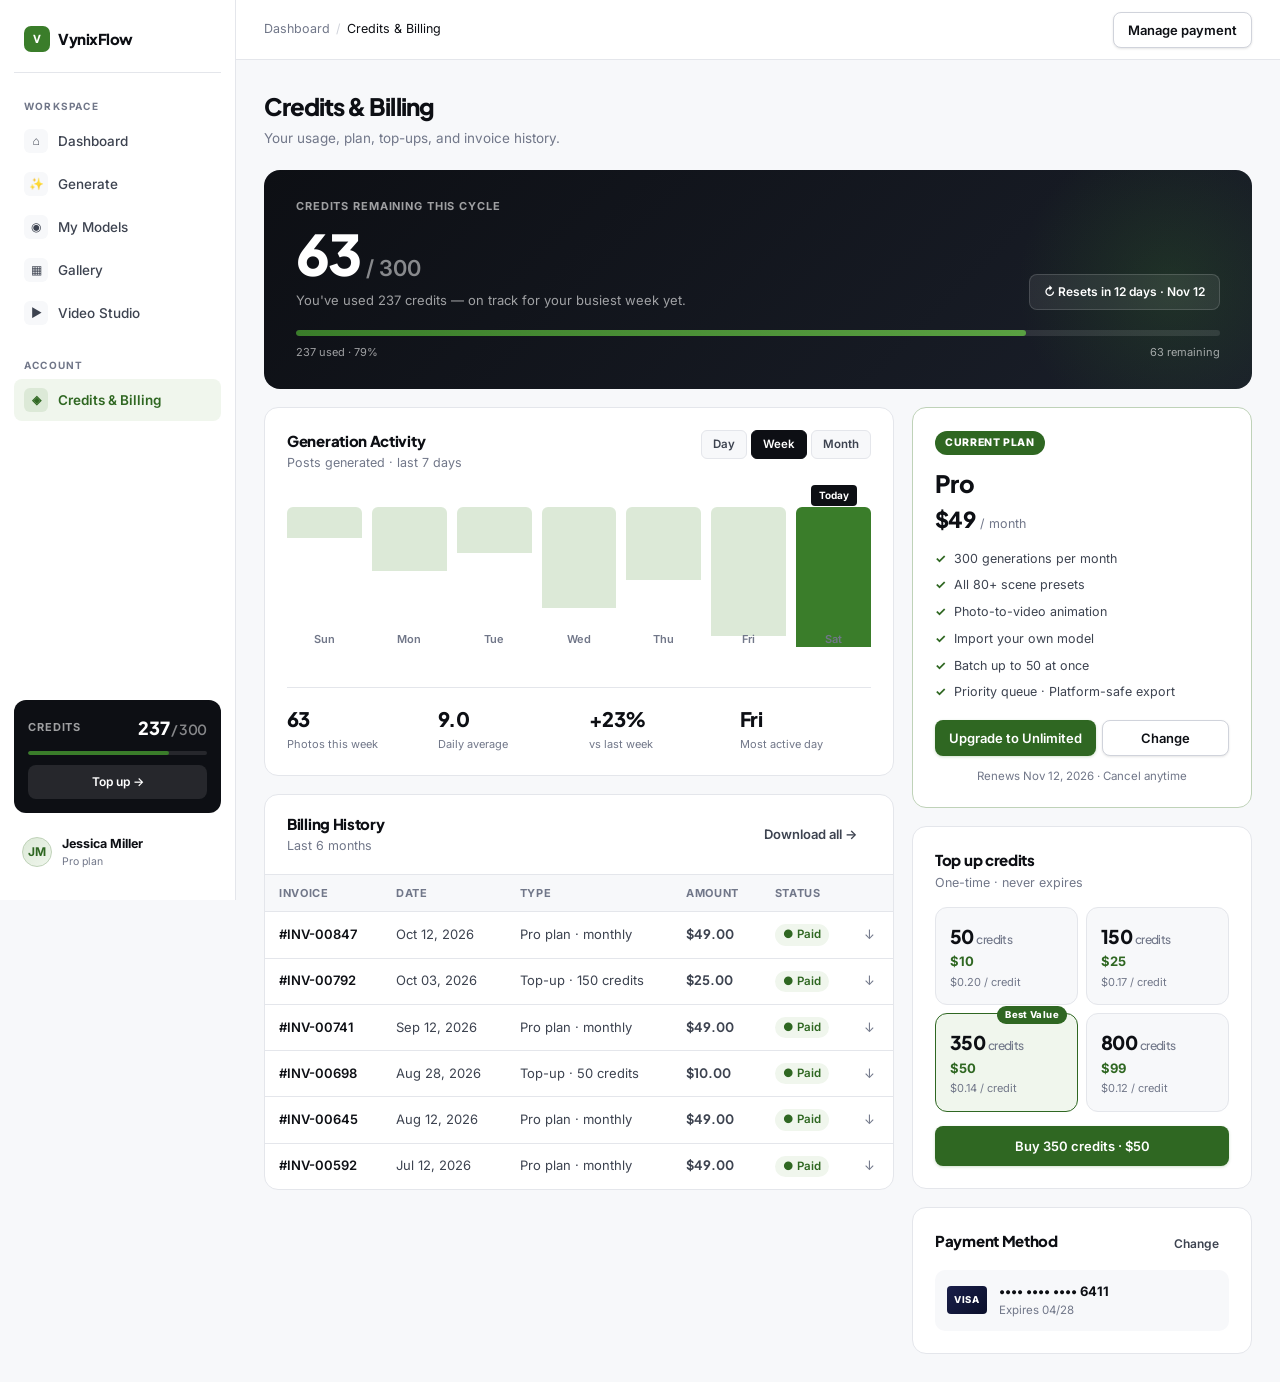
<file: billing.html>
<!doctype html>
<html lang="en">
<head>
  <meta charset="UTF-8" />
  <meta name="viewport" content="width=device-width, initial-scale=1.0" />
  <title>Credits & Billing · VynixFlow</title>
  <link rel="preconnect" href="https://fonts.googleapis.com" />
  <link rel="preconnect" href="https://fonts.gstatic.com" crossorigin />
  <link href="https://fonts.googleapis.com/css2?family=Bricolage+Grotesque:wght@400;500;600;700&family=Inter:wght@400;500;600;700&family=Plus+Jakarta+Sans:wght@700;800&display=swap" rel="stylesheet" />
  <link rel="stylesheet" href="dashboard-shared.css" />
  <style>
    .billing-grid { display: grid; grid-template-columns: 1fr 340px; gap: 18px; align-items: flex-start; }

    /* Usage hero */
    .usage-card { background: linear-gradient(135deg, var(--text) 0%, #1a1f2a 100%); color: #fff; border-radius: 16px; padding: 28px 32px; position: relative; overflow: hidden; margin-bottom: 18px; }
    .usage-card::before { content: ""; position: absolute; top: -30%; right: -10%; width: 360px; height: 360px; background: radial-gradient(circle, rgba(58,125,42,0.22), transparent 60%); pointer-events: none; }
    .usage-row { position: relative; display: flex; justify-content: space-between; align-items: flex-end; flex-wrap: wrap; gap: 24px; }
    .usage-num-row { display: flex; align-items: baseline; gap: 6px; margin-bottom: 6px; }
    .usage-num { font-family: "Plus Jakarta Sans", sans-serif; font-size: 56px; font-weight: 800; letter-spacing: -0.04em; line-height: 1; }
    .usage-total { font-size: 22px; color: rgba(255,255,255,0.5); font-weight: 600; }
    .usage-label { font-size: 11px; font-weight: 700; letter-spacing: 0.08em; text-transform: uppercase; color: rgba(255,255,255,0.6); margin-bottom: 10px; }
    .usage-sub { font-size: 13px; color: rgba(255,255,255,0.6); margin-top: 4px; }
    .usage-progress { margin-top: 20px; position: relative; }
    .usage-bar { height: 6px; background: rgba(255,255,255,0.1); border-radius: 3px; overflow: hidden; }
    .usage-bar-fill { height: 100%; background: linear-gradient(90deg, var(--neon), #5aa042); border-radius: 3px; transition: width 0.6s ease; }
    .usage-bar-labels { display: flex; justify-content: space-between; font-size: 11px; color: rgba(255,255,255,0.6); margin-top: 8px; }
    .usage-reset { background: rgba(255,255,255,0.08); border: 1px solid rgba(255,255,255,0.15); color: #fff; padding: 8px 14px; border-radius: 8px; font-size: 12px; font-weight: 600; flex-shrink: 0; }

    /* Activity chart */
    .chart-card { background: var(--bg); border: 1px solid var(--border); border-radius: 14px; padding: 22px; }
    .chart-head { display: flex; justify-content: space-between; align-items: flex-start; margin-bottom: 18px; flex-wrap: wrap; gap: 10px; }
    .chart-switcher { display: flex; gap: 4px; }
    .chart-switch { padding: 5px 11px; background: var(--surface); border: 1px solid var(--border); border-radius: 6px; font-size: 11.5px; font-weight: 600; color: var(--text-2); cursor: pointer; transition: all var(--t); }
    .chart-switch.active { background: var(--text); border-color: var(--text); color: #fff; }
    .chart { display: flex; align-items: flex-end; gap: 10px; height: 180px; padding: 16px 0 24px; }
    .chart-bar-wrap { flex: 1; display: flex; flex-direction: column; align-items: center; gap: 6px; height: 100%; position: relative; }
    .chart-bar-2 { width: 100%; background: var(--neon-mid); border-radius: 6px 6px 0 0; transition: background var(--t); cursor: pointer; position: relative; min-height: 6px; }
    .chart-bar-2:hover { background: var(--neon); }
    .chart-bar-2.today { background: var(--neon); }
    .chart-bar-2.today::after { content: "Today"; position: absolute; top: -22px; left: 50%; transform: translateX(-50%); background: var(--text); color: #fff; font-size: 10px; font-weight: 700; padding: 3px 8px; border-radius: 4px; white-space: nowrap; }
    .chart-bar-wrap-label { font-size: 11px; color: var(--text-3); font-weight: 600; position: absolute; bottom: 0; }
    .chart-bar-val { position: absolute; top: 0; left: 50%; transform: translate(-50%, -100%); font-size: 11px; font-weight: 700; color: var(--text); padding-bottom: 4px; opacity: 0; transition: opacity var(--t); }
    .chart-bar-wrap:hover .chart-bar-val { opacity: 1; }
    .chart-footer { padding-top: 16px; margin-top: 16px; border-top: 1px solid var(--border); display: grid; grid-template-columns: repeat(4, 1fr); gap: 20px; }
    .chart-stat { }
    .chart-stat-num { font-family: "Plus Jakarta Sans", sans-serif; font-size: 20px; font-weight: 800; letter-spacing: -0.03em; color: var(--text); }
    .chart-stat-label { font-size: 11px; color: var(--text-3); margin-top: 2px; }

    /* Plan card */
    .plan-card { background: var(--bg); border: 1px solid var(--neon-border); border-radius: 14px; padding: 22px; }
    .plan-top { display: flex; justify-content: space-between; align-items: flex-start; margin-bottom: 14px; }
    .plan-tier-lbl { display: inline-block; background: var(--neon-dark); color: #fff; font-size: 10.5px; font-weight: 800; letter-spacing: 0.06em; text-transform: uppercase; padding: 4px 10px; border-radius: 999px; margin-bottom: 10px; }
    .plan-name-big { font-family: "Plus Jakarta Sans", sans-serif; font-size: 24px; font-weight: 800; letter-spacing: -0.03em; }
    .plan-price-big { display: flex; align-items: baseline; gap: 5px; margin-top: 2px; }
    .plan-price-big strong { font-family: "Plus Jakarta Sans", sans-serif; font-size: 22px; font-weight: 800; letter-spacing: -0.03em; }
    .plan-price-big span { font-size: 12.5px; color: var(--text-3); }
    .plan-features { display: flex; flex-direction: column; gap: 8px; margin: 14px 0 18px; }
    .plan-features li { list-style: none; font-size: 12.5px; color: var(--text-2); display: flex; gap: 8px; align-items: flex-start; }
    .plan-features li::before { content: "✓"; color: var(--neon-dark); font-weight: 700; flex-shrink: 0; }
    .plan-actions { display: flex; gap: 6px; }
    .plan-actions .btn { flex: 1; }

    /* Top-ups */
    .topup-grid { display: grid; grid-template-columns: repeat(2, 1fr); gap: 8px; }
    .topup-card { background: var(--surface); border: 1px solid var(--border); border-radius: 12px; padding: 14px; cursor: pointer; transition: all var(--t); position: relative; }
    .topup-card:hover { border-color: var(--neon-border); background: var(--neon-pale); }
    .topup-card.best { border-color: var(--neon-dark); background: var(--neon-pale); }
    .topup-card.best::after { content: "Best Value"; position: absolute; top: -8px; right: 10px; background: var(--neon-dark); color: #fff; font-size: 9.5px; font-weight: 800; letter-spacing: 0.04em; padding: 2px 8px; border-radius: 999px; }
    .topup-credits { font-family: "Plus Jakarta Sans", sans-serif; font-size: 19px; font-weight: 800; letter-spacing: -0.03em; }
    .topup-price { font-size: 13px; color: var(--neon-dark); font-weight: 700; margin-top: 2px; }
    .topup-rate { font-size: 11px; color: var(--text-3); margin-top: 2px; }

    /* Invoice table */
    .invoice-table { width: 100%; border-collapse: collapse; font-size: 13px; }
    .invoice-table th { text-align: left; padding: 10px 14px; font-size: 11px; font-weight: 700; letter-spacing: 0.06em; text-transform: uppercase; color: var(--text-3); border-bottom: 1px solid var(--border); background: var(--surface); }
    .invoice-table td { padding: 12px 14px; border-bottom: 1px solid var(--border); color: var(--text-2); }
    .invoice-table td:first-child { font-weight: 600; color: var(--text); }
    .invoice-table tr:last-child td { border-bottom: none; }
    .invoice-amount { font-family: "Plus Jakarta Sans", sans-serif; font-weight: 700; color: var(--text); }
    .invoice-status { display: inline-flex; align-items: center; gap: 5px; font-size: 11.5px; font-weight: 600; color: var(--neon-dark); padding: 2px 8px; border-radius: 999px; background: var(--neon-pale); }
    .invoice-action { color: var(--text-3); cursor: pointer; transition: color var(--t); }
    .invoice-action:hover { color: var(--text); }

    @media (max-width: 1000px) {
      .billing-grid { grid-template-columns: 1fr; }
      .usage-num { font-size: 44px; }
    }
    @media (max-width: 600px) {
      .chart-footer { grid-template-columns: repeat(2, 1fr); }
      .topup-grid { grid-template-columns: 1fr; }
      .invoice-table th, .invoice-table td { padding: 10px; font-size: 12px; }
    }
  </style>
</head>
<body>

  <div class="app">
    <aside class="sidebar" id="sidebar">
      <div class="sidebar-brand"><span class="sidebar-brand-icon">V</span>VynixFlow</div>
      <div class="sidebar-section-label">Workspace</div>
      <ul class="sidebar-nav">
        <li><a href="dashboard.html"><span class="sidebar-icon">⌂</span>Dashboard</a></li>
        <li><a href="generate.html"><span class="sidebar-icon">✨</span>Generate</a></li>
        <li><a href="models.html"><span class="sidebar-icon">◉</span>My Models</a></li>
        <li><a href="gallery.html"><span class="sidebar-icon">▦</span>Gallery</a></li>
        <li><a href="video.html"><span class="sidebar-icon">▶</span>Video Studio</a></li>
      </ul>
      <div class="sidebar-section-label" style="margin-top: 14px;">Account</div>
      <ul class="sidebar-nav">
        <li><a href="billing.html" class="active"><span class="sidebar-icon">◈</span>Credits & Billing</a></li>
      </ul>
      <div class="sidebar-credits">
        <div class="sidebar-credits-row"><span class="sidebar-credits-label">Credits</span><span class="sidebar-credits-num">237<span class="total"> / 300</span></span></div>
        <div class="sidebar-credits-bar"><div class="sidebar-credits-fill" style="width: 79%;"></div></div>
        <a href="billing.html" class="sidebar-credits-btn">Top up →</a>
      </div>
      <div class="sidebar-user">
        <div class="sidebar-user-avatar">JM</div>
        <div class="sidebar-user-info"><div class="sidebar-user-name">Jessica Miller</div><div class="sidebar-user-plan">Pro plan</div></div>
      </div>
    </aside>
    <div class="sidebar-backdrop" id="sidebarBackdrop"></div>

    <div class="main">
      <div class="topbar">
        <div class="topbar-left">
          <button class="topbar-mobile-menu" id="menuBtn" aria-label="Open menu"><span></span></button>
          <div class="topbar-crumbs"><a href="dashboard.html">Dashboard</a><span class="sep">/</span><span style="color: var(--text);">Credits & Billing</span></div>
        </div>
        <div class="topbar-actions">
          <button class="btn btn-outline">Manage payment</button>
        </div>
      </div>

      <div class="content">
        <div class="page-head">
          <div class="page-head-text">
            <h1>Credits & Billing</h1>
            <p>Your usage, plan, top-ups, and invoice history.</p>
          </div>
        </div>

        <!-- USAGE HERO -->
        <div class="usage-card">
          <div class="usage-row">
            <div>
              <div class="usage-label">Credits remaining this cycle</div>
              <div class="usage-num-row">
                <span class="usage-num">63</span>
                <span class="usage-total">/ 300</span>
              </div>
              <div class="usage-sub">You've used 237 credits — on track for your busiest week yet.</div>
            </div>
            <div class="usage-reset">↻ Resets in 12 days · Nov 12</div>
          </div>
          <div class="usage-progress">
            <div class="usage-bar"><div class="usage-bar-fill" style="width: 79%;"></div></div>
            <div class="usage-bar-labels">
              <span>237 used · 79%</span>
              <span>63 remaining</span>
            </div>
          </div>
        </div>

        <div class="billing-grid">

          <div style="display: flex; flex-direction: column; gap: 18px;">

            <!-- Activity chart -->
            <div class="chart-card">
              <div class="chart-head">
                <div>
                  <div class="card-title">Generation Activity</div>
                  <div class="card-sub">Posts generated · last 7 days</div>
                </div>
                <div class="chart-switcher">
                  <div class="chart-switch">Day</div>
                  <div class="chart-switch active">Week</div>
                  <div class="chart-switch">Month</div>
                </div>
              </div>
              <div class="chart">
                <div class="chart-bar-wrap">
                  <span class="chart-bar-val">3</span>
                  <div class="chart-bar-2" style="height: 22%;"></div>
                  <span class="chart-bar-wrap-label">Sun</span>
                </div>
                <div class="chart-bar-wrap">
                  <span class="chart-bar-val">7</span>
                  <div class="chart-bar-2" style="height: 46%;"></div>
                  <span class="chart-bar-wrap-label">Mon</span>
                </div>
                <div class="chart-bar-wrap">
                  <span class="chart-bar-val">5</span>
                  <div class="chart-bar-2" style="height: 33%;"></div>
                  <span class="chart-bar-wrap-label">Tue</span>
                </div>
                <div class="chart-bar-wrap">
                  <span class="chart-bar-val">11</span>
                  <div class="chart-bar-2" style="height: 72%;"></div>
                  <span class="chart-bar-wrap-label">Wed</span>
                </div>
                <div class="chart-bar-wrap">
                  <span class="chart-bar-val">8</span>
                  <div class="chart-bar-2" style="height: 52%;"></div>
                  <span class="chart-bar-wrap-label">Thu</span>
                </div>
                <div class="chart-bar-wrap">
                  <span class="chart-bar-val">14</span>
                  <div class="chart-bar-2" style="height: 92%;"></div>
                  <span class="chart-bar-wrap-label">Fri</span>
                </div>
                <div class="chart-bar-wrap">
                  <span class="chart-bar-val">15</span>
                  <div class="chart-bar-2 today" style="height: 100%;"></div>
                  <span class="chart-bar-wrap-label">Sat</span>
                </div>
              </div>
              <div class="chart-footer">
                <div class="chart-stat">
                  <div class="chart-stat-num">63</div>
                  <div class="chart-stat-label">Photos this week</div>
                </div>
                <div class="chart-stat">
                  <div class="chart-stat-num">9.0</div>
                  <div class="chart-stat-label">Daily average</div>
                </div>
                <div class="chart-stat">
                  <div class="chart-stat-num">+23%</div>
                  <div class="chart-stat-label">vs last week</div>
                </div>
                <div class="chart-stat">
                  <div class="chart-stat-num">Fri</div>
                  <div class="chart-stat-label">Most active day</div>
                </div>
              </div>
            </div>

            <!-- Invoice history -->
            <div class="card" style="padding: 0; overflow: hidden;">
              <div style="padding: 18px 22px; border-bottom: 1px solid var(--border); display: flex; justify-content: space-between; align-items: center;">
                <div>
                  <div class="card-title">Billing History</div>
                  <div class="card-sub">Last 6 months</div>
                </div>
                <button class="btn btn-ghost">Download all →</button>
              </div>
              <table class="invoice-table">
                <thead>
                  <tr><th>Invoice</th><th>Date</th><th>Type</th><th>Amount</th><th>Status</th><th></th></tr>
                </thead>
                <tbody>
                  <tr><td>#INV-00847</td><td>Oct 12, 2026</td><td>Pro plan · monthly</td><td class="invoice-amount">$49.00</td><td><span class="invoice-status">● Paid</span></td><td><span class="invoice-action">↓</span></td></tr>
                  <tr><td>#INV-00792</td><td>Oct 03, 2026</td><td>Top-up · 150 credits</td><td class="invoice-amount">$25.00</td><td><span class="invoice-status">● Paid</span></td><td><span class="invoice-action">↓</span></td></tr>
                  <tr><td>#INV-00741</td><td>Sep 12, 2026</td><td>Pro plan · monthly</td><td class="invoice-amount">$49.00</td><td><span class="invoice-status">● Paid</span></td><td><span class="invoice-action">↓</span></td></tr>
                  <tr><td>#INV-00698</td><td>Aug 28, 2026</td><td>Top-up · 50 credits</td><td class="invoice-amount">$10.00</td><td><span class="invoice-status">● Paid</span></td><td><span class="invoice-action">↓</span></td></tr>
                  <tr><td>#INV-00645</td><td>Aug 12, 2026</td><td>Pro plan · monthly</td><td class="invoice-amount">$49.00</td><td><span class="invoice-status">● Paid</span></td><td><span class="invoice-action">↓</span></td></tr>
                  <tr><td>#INV-00592</td><td>Jul 12, 2026</td><td>Pro plan · monthly</td><td class="invoice-amount">$49.00</td><td><span class="invoice-status">● Paid</span></td><td><span class="invoice-action">↓</span></td></tr>
                </tbody>
              </table>
            </div>

          </div>

          <!-- RIGHT COLUMN -->
          <div style="display: flex; flex-direction: column; gap: 18px;">

            <!-- Current plan -->
            <div class="plan-card">
              <div class="plan-top">
                <div>
                  <span class="plan-tier-lbl">Current Plan</span>
                  <div class="plan-name-big">Pro</div>
                  <div class="plan-price-big"><strong>$49</strong><span>/ month</span></div>
                </div>
              </div>
              <ul class="plan-features">
                <li>300 generations per month</li>
                <li>All 80+ scene presets</li>
                <li>Photo-to-video animation</li>
                <li>Import your own model</li>
                <li>Batch up to 50 at once</li>
                <li>Priority queue · Platform-safe export</li>
              </ul>
              <div class="plan-actions">
                <button class="btn btn-primary">Upgrade to Unlimited</button>
                <button class="btn btn-outline">Change</button>
              </div>
              <div style="margin-top: 12px; font-size: 11.5px; color: var(--text-3); text-align: center;">Renews Nov 12, 2026 · Cancel anytime</div>
            </div>

            <!-- Top-ups -->
            <div class="card">
              <div class="card-head" style="margin-bottom: 6px;">
                <div>
                  <div class="card-title">Top up credits</div>
                  <div class="card-sub">One-time · never expires</div>
                </div>
              </div>
              <div class="topup-grid" style="margin-top: 14px;">
                <div class="topup-card">
                  <div class="topup-credits">50 <span style="font-size: 12px; color: var(--text-3); font-weight: 500;">credits</span></div>
                  <div class="topup-price">$10</div>
                  <div class="topup-rate">$0.20 / credit</div>
                </div>
                <div class="topup-card">
                  <div class="topup-credits">150 <span style="font-size: 12px; color: var(--text-3); font-weight: 500;">credits</span></div>
                  <div class="topup-price">$25</div>
                  <div class="topup-rate">$0.17 / credit</div>
                </div>
                <div class="topup-card best">
                  <div class="topup-credits">350 <span style="font-size: 12px; color: var(--text-3); font-weight: 500;">credits</span></div>
                  <div class="topup-price">$50</div>
                  <div class="topup-rate">$0.14 / credit</div>
                </div>
                <div class="topup-card">
                  <div class="topup-credits">800 <span style="font-size: 12px; color: var(--text-3); font-weight: 500;">credits</span></div>
                  <div class="topup-price">$99</div>
                  <div class="topup-rate">$0.12 / credit</div>
                </div>
              </div>
              <button class="btn btn-primary" style="width: 100%; margin-top: 14px; height: 40px;">Buy 350 credits · $50</button>
            </div>

            <!-- Payment method -->
            <div class="card">
              <div class="card-head" style="margin-bottom: 12px;">
                <div>
                  <div class="card-title">Payment Method</div>
                </div>
                <button class="btn btn-ghost" style="height: 28px; padding: 0 10px; font-size: 12px;">Change</button>
              </div>
              <div style="display: flex; align-items: center; gap: 12px; padding: 12px; background: var(--surface); border-radius: 10px;">
                <div style="width: 40px; height: 28px; border-radius: 4px; background: linear-gradient(135deg, #1a1f4a, #0a0f2a); color: #fff; display: grid; place-items: center; font-size: 9.5px; font-weight: 800; letter-spacing: 0.06em;">VISA</div>
                <div style="flex: 1;">
                  <div style="font-size: 13px; font-weight: 700;">•••• •••• •••• 6411</div>
                  <div style="font-size: 11.5px; color: var(--text-3); margin-top: 1px;">Expires 04/28</div>
                </div>
              </div>
            </div>

          </div>

        </div>
      </div>
    </div>
  </div>

  <script>
    (function () {
      var btn = document.getElementById('menuBtn');
      var sidebar = document.getElementById('sidebar');
      var backdrop = document.getElementById('sidebarBackdrop');
      if (btn && sidebar) {
        btn.addEventListener('click', function () { sidebar.classList.toggle('open'); backdrop.classList.toggle('open'); });
        backdrop.addEventListener('click', function () { sidebar.classList.remove('open'); backdrop.classList.remove('open'); });
      }
      document.querySelectorAll('.chart-switch').forEach(function (el) {
        el.addEventListener('click', function () {
          document.querySelectorAll('.chart-switch').forEach(function (e) { e.classList.remove('active'); });
          el.classList.add('active');
        });
      });
      document.querySelectorAll('.topup-card').forEach(function (el) {
        el.addEventListener('click', function () {
          document.querySelectorAll('.topup-card').forEach(function (e) { e.classList.remove('best'); });
          el.classList.add('best');
        });
      });
    })();
  </script>

</body>
</html>
</file>
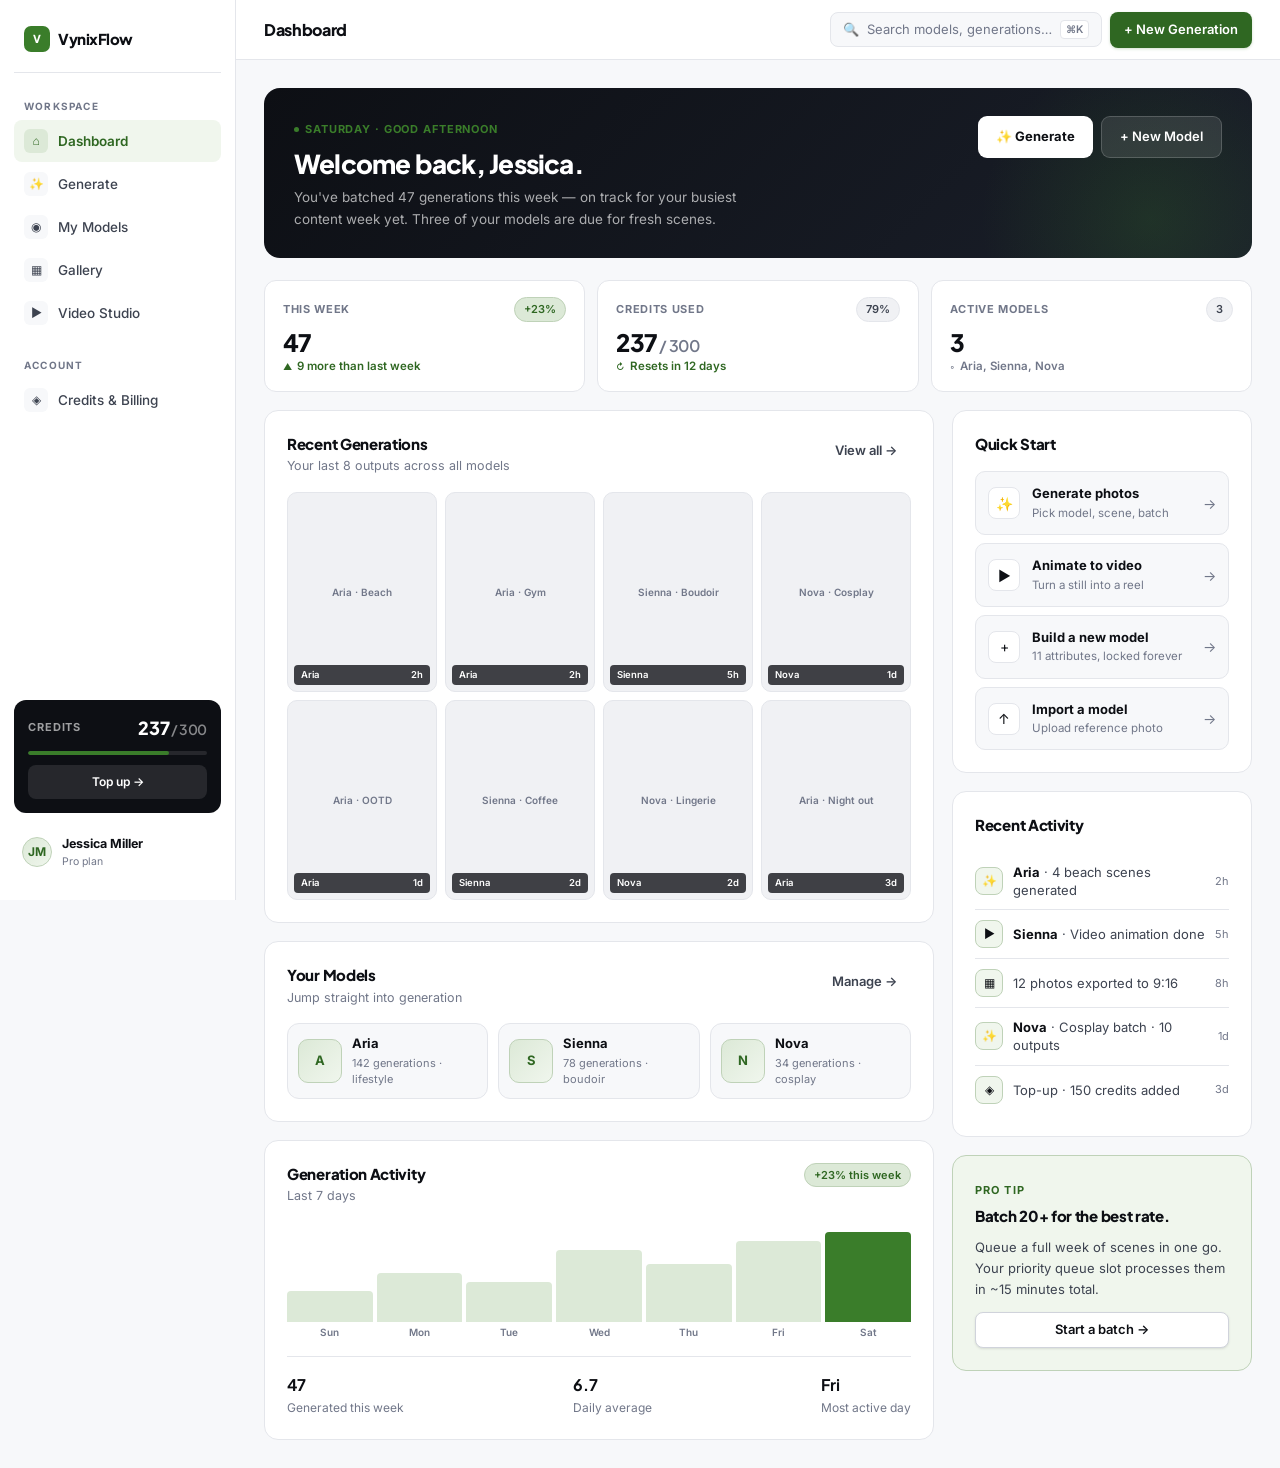
<file: dashboard.html>
<!doctype html>
<html lang="en">
<head>
  <meta charset="UTF-8" />
  <meta name="viewport" content="width=device-width, initial-scale=1.0" />
  <title>Dashboard · VynixFlow</title>
  <link rel="preconnect" href="https://fonts.googleapis.com" />
  <link rel="preconnect" href="https://fonts.gstatic.com" crossorigin />
  <link href="https://fonts.googleapis.com/css2?family=Bricolage+Grotesque:wght@400;500;600;700&family=Inter:wght@400;500;600;700&family=Plus+Jakarta+Sans:wght@700;800&display=swap" rel="stylesheet" />
  <link rel="stylesheet" href="dashboard-shared.css" />
  <style>
    .welcome-card { background: linear-gradient(135deg, var(--text) 0%, #1a1f2a 100%); color: #fff; border-radius: 16px; padding: 28px 30px; margin-bottom: 22px; position: relative; overflow: hidden; }
    .welcome-card::before { content: ""; position: absolute; top: -40%; right: -10%; width: 400px; height: 400px; background: radial-gradient(circle, rgba(58,125,42,0.22), transparent 60%); pointer-events: none; }
    .welcome-head { position: relative; display: flex; justify-content: space-between; align-items: flex-start; gap: 20px; flex-wrap: wrap; }
    .welcome-label { display: inline-flex; align-items: center; gap: 6px; font-size: 11px; font-weight: 700; letter-spacing: 0.08em; text-transform: uppercase; color: var(--neon); margin-bottom: 10px; }
    .welcome-label::before { content: ""; width: 5px; height: 5px; border-radius: 50%; background: var(--neon); }
    .welcome-title { font-family: "Plus Jakarta Sans", sans-serif; font-size: 26px; font-weight: 800; letter-spacing: -0.03em; line-height: 1.2; margin-bottom: 8px; }
    .welcome-sub { font-size: 13.5px; color: rgba(255,255,255,0.65); max-width: 460px; line-height: 1.6; }
    .welcome-actions { display: flex; gap: 8px; flex-wrap: wrap; }
    .welcome-btn { background: #fff; color: var(--text); padding: 10px 18px; border-radius: 9px; font-size: 13px; font-weight: 700; display: inline-flex; align-items: center; gap: 6px; transition: transform var(--t); }
    .welcome-btn:hover { transform: translateY(-1px); }
    .welcome-btn-ghost { background: rgba(255,255,255,0.1); border: 1px solid rgba(255,255,255,0.18); color: #fff; padding: 10px 18px; border-radius: 9px; font-size: 13px; font-weight: 600; display: inline-flex; align-items: center; gap: 6px; }
    .welcome-btn-ghost:hover { background: rgba(255,255,255,0.16); }

    .dash-grid { display: grid; grid-template-columns: 1fr 300px; gap: 18px; }

    /* Stats row */
    .stats-row { display: grid; grid-template-columns: repeat(3, 1fr); gap: 12px; margin-bottom: 18px; }
    .stat-card { background: var(--bg); border: 1px solid var(--border); border-radius: 12px; padding: 16px 18px; }
    .stat-card-head { display: flex; justify-content: space-between; align-items: center; margin-bottom: 8px; }
    .stat-card-label { font-size: 11px; font-weight: 700; letter-spacing: 0.06em; text-transform: uppercase; color: var(--text-3); }
    .stat-card-num { font-family: "Plus Jakarta Sans", sans-serif; font-size: 24px; font-weight: 800; letter-spacing: -0.03em; color: var(--text); line-height: 1; }
    .stat-card-delta { font-size: 11.5px; color: var(--neon-dark); font-weight: 600; margin-top: 4px; }
    .stat-card-delta.neg { color: var(--danger); }
    .stat-card-delta .arrow { font-size: 9px; margin-right: 2px; }

    /* Recent generations */
    .recent-grid { display: grid; grid-template-columns: repeat(4, 1fr); gap: 8px; }
    .recent-tile { aspect-ratio: 3/4; border-radius: 10px; background: var(--surface-2); border: 1px solid var(--border); position: relative; overflow: hidden; cursor: pointer; transition: transform var(--t); }
    .recent-tile:hover { transform: translateY(-2px); }
    .recent-tile-placeholder { display: grid; place-items: center; padding: 8px; text-align: center; font-size: 10px; font-weight: 600; color: var(--text-3); height: 100%; }
    .recent-tile-label { position: absolute; bottom: 6px; left: 6px; right: 6px; background: rgba(13,15,20,0.78); color: #fff; font-size: 9.5px; font-weight: 600; padding: 3px 7px; border-radius: 4px; backdrop-filter: blur(6px); display: flex; justify-content: space-between; }

    /* Model thumbs */
    .models-row { display: grid; grid-template-columns: repeat(3, 1fr); gap: 10px; }
    .model-thumb { background: var(--surface); border: 1px solid var(--border); border-radius: 12px; padding: 10px; display: flex; align-items: center; gap: 10px; cursor: pointer; transition: border-color var(--t), background var(--t); }
    .model-thumb:hover { border-color: var(--neon-border); background: var(--neon-pale); }
    .model-thumb-img { width: 44px; height: 44px; border-radius: 10px; background: linear-gradient(135deg, var(--neon-mid), var(--neon-pale)); border: 1px solid var(--neon-border); display: grid; place-items: center; font-weight: 700; color: var(--neon-dark); font-size: 13px; flex-shrink: 0; }
    .model-thumb-info { flex: 1; min-width: 0; }
    .model-thumb-name { font-size: 13px; font-weight: 700; color: var(--text); white-space: nowrap; overflow: hidden; text-overflow: ellipsis; }
    .model-thumb-meta { font-size: 11px; color: var(--text-3); margin-top: 1px; }

    /* Side column */
    .side-col { display: flex; flex-direction: column; gap: 18px; }

    /* Activity list */
    .activity-list { list-style: none; display: flex; flex-direction: column; gap: 0; }
    .activity-item { display: flex; align-items: center; gap: 10px; padding: 10px 0; border-bottom: 1px solid var(--border); font-size: 13px; }
    .activity-item:last-child { border-bottom: none; }
    .activity-icon { width: 28px; height: 28px; border-radius: 8px; background: var(--neon-pale); border: 1px solid var(--neon-border); display: grid; place-items: center; font-size: 12px; flex-shrink: 0; }
    .activity-text { flex: 1; color: var(--text-2); line-height: 1.4; }
    .activity-text strong { color: var(--text); font-weight: 700; }
    .activity-time { font-size: 11px; color: var(--text-3); flex-shrink: 0; }

    /* Quick action */
    .quick-action { display: flex; align-items: center; gap: 12px; padding: 12px; border-radius: 10px; background: var(--surface); border: 1px solid var(--border); margin-bottom: 8px; cursor: pointer; transition: border-color var(--t), background var(--t); }
    .quick-action:hover { border-color: var(--neon-border); background: var(--neon-pale); }
    .quick-action:last-child { margin-bottom: 0; }
    .quick-action-icon { width: 32px; height: 32px; border-radius: 8px; background: var(--bg); border: 1px solid var(--border); display: grid; place-items: center; font-size: 14px; flex-shrink: 0; }
    .quick-action-text { flex: 1; }
    .quick-action-title { font-size: 13px; font-weight: 700; color: var(--text); }
    .quick-action-desc { font-size: 11.5px; color: var(--text-3); margin-top: 1px; }
    .quick-action-arrow { color: var(--text-3); font-size: 14px; }

    /* Activity chart */
    .chart { display: flex; align-items: flex-end; gap: 4px; height: 100px; padding-top: 10px; }
    .chart-bar { flex: 1; background: var(--neon-mid); border-radius: 4px 4px 0 0; position: relative; transition: background var(--t); cursor: pointer; min-height: 4px; }
    .chart-bar:hover { background: var(--neon); }
    .chart-bar.today { background: var(--neon); }
    .chart-bar::after { content: attr(data-day); position: absolute; bottom: -18px; left: 50%; transform: translateX(-50%); font-size: 10px; color: var(--text-3); font-weight: 600; }
    .chart-wrap { padding-bottom: 20px; }
    .chart-stats { display: flex; justify-content: space-between; padding-top: 16px; margin-top: 14px; border-top: 1px solid var(--border); font-size: 12px; }
    .chart-stats-item { color: var(--text-3); }
    .chart-stats-item strong { color: var(--text); font-weight: 700; display: block; font-family: "Plus Jakarta Sans", sans-serif; font-size: 16px; margin-bottom: 2px; }

    @media (max-width: 1100px) {
      .dash-grid { grid-template-columns: 1fr; }
    }
    @media (max-width: 900px) {
      .recent-grid { grid-template-columns: repeat(3, 1fr); }
      .stats-row { grid-template-columns: 1fr; }
      .models-row { grid-template-columns: 1fr; }
      .welcome-title { font-size: 22px; }
    }
    @media (max-width: 600px) {
      .recent-grid { grid-template-columns: repeat(2, 1fr); }
      .welcome-card { padding: 22px 20px; }
      .welcome-head { flex-direction: column; }
    }
  </style>
</head>
<body>

  <div class="app">
    <!-- SIDEBAR -->
    <aside class="sidebar" id="sidebar">
      <div class="sidebar-brand">
        <span class="sidebar-brand-icon">V</span>
        VynixFlow
      </div>

      <div class="sidebar-section-label">Workspace</div>
      <ul class="sidebar-nav">
        <li><a href="dashboard.html" class="active"><span class="sidebar-icon">⌂</span>Dashboard</a></li>
        <li><a href="generate.html"><span class="sidebar-icon">✨</span>Generate</a></li>
        <li><a href="models.html"><span class="sidebar-icon">◉</span>My Models</a></li>
        <li><a href="gallery.html"><span class="sidebar-icon">▦</span>Gallery</a></li>
        <li><a href="video.html"><span class="sidebar-icon">▶</span>Video Studio</a></li>
      </ul>

      <div class="sidebar-section-label" style="margin-top: 14px;">Account</div>
      <ul class="sidebar-nav">
        <li><a href="billing.html"><span class="sidebar-icon">◈</span>Credits & Billing</a></li>
      </ul>

      <div class="sidebar-credits">
        <div class="sidebar-credits-row">
          <span class="sidebar-credits-label">Credits</span>
          <span class="sidebar-credits-num">237<span class="total"> / 300</span></span>
        </div>
        <div class="sidebar-credits-bar"><div class="sidebar-credits-fill" style="width: 79%;"></div></div>
        <a href="billing.html" class="sidebar-credits-btn">Top up →</a>
      </div>

      <div class="sidebar-user">
        <div class="sidebar-user-avatar">JM</div>
        <div class="sidebar-user-info">
          <div class="sidebar-user-name">Jessica Miller</div>
          <div class="sidebar-user-plan">Pro plan</div>
        </div>
      </div>
    </aside>
    <div class="sidebar-backdrop" id="sidebarBackdrop"></div>

    <!-- MAIN -->
    <div class="main">
      <div class="topbar">
        <div class="topbar-left">
          <button class="topbar-mobile-menu" id="menuBtn" aria-label="Open menu"><span></span></button>
          <div class="topbar-title">Dashboard</div>
        </div>
        <div class="topbar-actions">
          <div class="topbar-search"><span>🔍</span><span>Search models, generations…</span><span class="kbd">⌘K</span></div>
          <a class="btn btn-primary" href="generate.html">+ New Generation</a>
        </div>
      </div>

      <div class="content">

        <!-- WELCOME / HERO -->
        <div class="welcome-card">
          <div class="welcome-head">
            <div>
              <div class="welcome-label">Saturday · Good afternoon</div>
              <h1 class="welcome-title">Welcome back, Jessica.</h1>
              <p class="welcome-sub">You've batched 47 generations this week — on track for your busiest content week yet. Three of your models are due for fresh scenes.</p>
            </div>
            <div class="welcome-actions">
              <a class="welcome-btn" href="generate.html">✨ Generate</a>
              <a class="welcome-btn-ghost" href="model-builder.html">+ New Model</a>
            </div>
          </div>
        </div>

        <!-- STATS -->
        <div class="stats-row">
          <div class="stat-card">
            <div class="stat-card-head">
              <span class="stat-card-label">This Week</span>
              <span class="tag tag-neon">+23%</span>
            </div>
            <div class="stat-card-num">47</div>
            <div class="stat-card-delta"><span class="arrow">▲</span> 9 more than last week</div>
          </div>
          <div class="stat-card">
            <div class="stat-card-head">
              <span class="stat-card-label">Credits Used</span>
              <span class="tag tag-gray">79%</span>
            </div>
            <div class="stat-card-num">237<span style="color: var(--text-3); font-size: 16px; font-weight: 600;"> / 300</span></div>
            <div class="stat-card-delta"><span class="arrow">↻</span> Resets in 12 days</div>
          </div>
          <div class="stat-card">
            <div class="stat-card-head">
              <span class="stat-card-label">Active Models</span>
              <span class="tag tag-gray">3</span>
            </div>
            <div class="stat-card-num">3</div>
            <div class="stat-card-delta" style="color: var(--text-3);"><span class="arrow">◦</span> Aria, Sienna, Nova</div>
          </div>
        </div>

        <!-- GRID -->
        <div class="dash-grid">
          <!-- LEFT COLUMN -->
          <div style="display: flex; flex-direction: column; gap: 18px;">

            <!-- Recent generations -->
            <div class="card">
              <div class="card-head">
                <div>
                  <div class="card-title">Recent Generations</div>
                  <div class="card-sub">Your last 8 outputs across all models</div>
                </div>
                <a href="gallery.html" class="btn btn-ghost">View all →</a>
              </div>
              <div class="recent-grid">
                <div class="recent-tile">
                  <div class="recent-tile-placeholder">Aria · Beach</div>
                  <div class="recent-tile-label"><span>Aria</span><span>2h</span></div>
                </div>
                <div class="recent-tile">
                  <div class="recent-tile-placeholder">Aria · Gym</div>
                  <div class="recent-tile-label"><span>Aria</span><span>2h</span></div>
                </div>
                <div class="recent-tile">
                  <div class="recent-tile-placeholder">Sienna · Boudoir</div>
                  <div class="recent-tile-label"><span>Sienna</span><span>5h</span></div>
                </div>
                <div class="recent-tile">
                  <div class="recent-tile-placeholder">Nova · Cosplay</div>
                  <div class="recent-tile-label"><span>Nova</span><span>1d</span></div>
                </div>
                <div class="recent-tile">
                  <div class="recent-tile-placeholder">Aria · OOTD</div>
                  <div class="recent-tile-label"><span>Aria</span><span>1d</span></div>
                </div>
                <div class="recent-tile">
                  <div class="recent-tile-placeholder">Sienna · Coffee</div>
                  <div class="recent-tile-label"><span>Sienna</span><span>2d</span></div>
                </div>
                <div class="recent-tile">
                  <div class="recent-tile-placeholder">Nova · Lingerie</div>
                  <div class="recent-tile-label"><span>Nova</span><span>2d</span></div>
                </div>
                <div class="recent-tile">
                  <div class="recent-tile-placeholder">Aria · Night out</div>
                  <div class="recent-tile-label"><span>Aria</span><span>3d</span></div>
                </div>
              </div>
            </div>

            <!-- My Models -->
            <div class="card">
              <div class="card-head">
                <div>
                  <div class="card-title">Your Models</div>
                  <div class="card-sub">Jump straight into generation</div>
                </div>
                <a href="models.html" class="btn btn-ghost">Manage →</a>
              </div>
              <div class="models-row">
                <a href="generate.html?model=aria" class="model-thumb">
                  <div class="model-thumb-img">A</div>
                  <div class="model-thumb-info">
                    <div class="model-thumb-name">Aria</div>
                    <div class="model-thumb-meta">142 generations · lifestyle</div>
                  </div>
                </a>
                <a href="generate.html?model=sienna" class="model-thumb">
                  <div class="model-thumb-img">S</div>
                  <div class="model-thumb-info">
                    <div class="model-thumb-name">Sienna</div>
                    <div class="model-thumb-meta">78 generations · boudoir</div>
                  </div>
                </a>
                <a href="generate.html?model=nova" class="model-thumb">
                  <div class="model-thumb-img">N</div>
                  <div class="model-thumb-info">
                    <div class="model-thumb-name">Nova</div>
                    <div class="model-thumb-meta">34 generations · cosplay</div>
                  </div>
                </a>
              </div>
            </div>

            <!-- Activity chart -->
            <div class="card">
              <div class="card-head">
                <div>
                  <div class="card-title">Generation Activity</div>
                  <div class="card-sub">Last 7 days</div>
                </div>
                <span class="tag tag-neon">+23% this week</span>
              </div>
              <div class="chart-wrap">
                <div class="chart">
                  <div class="chart-bar" style="height: 35%;" data-day="Sun"></div>
                  <div class="chart-bar" style="height: 55%;" data-day="Mon"></div>
                  <div class="chart-bar" style="height: 45%;" data-day="Tue"></div>
                  <div class="chart-bar" style="height: 80%;" data-day="Wed"></div>
                  <div class="chart-bar" style="height: 65%;" data-day="Thu"></div>
                  <div class="chart-bar" style="height: 90%;" data-day="Fri"></div>
                  <div class="chart-bar today" style="height: 100%;" data-day="Sat"></div>
                </div>
              </div>
              <div class="chart-stats">
                <div class="chart-stats-item"><strong>47</strong>Generated this week</div>
                <div class="chart-stats-item"><strong>6.7</strong>Daily average</div>
                <div class="chart-stats-item"><strong>Fri</strong>Most active day</div>
              </div>
            </div>

          </div>

          <!-- RIGHT COLUMN -->
          <div class="side-col">

            <!-- Quick actions -->
            <div class="card">
              <div class="card-head">
                <div>
                  <div class="card-title">Quick Start</div>
                </div>
              </div>
              <a href="generate.html" class="quick-action">
                <div class="quick-action-icon">✨</div>
                <div class="quick-action-text">
                  <div class="quick-action-title">Generate photos</div>
                  <div class="quick-action-desc">Pick model, scene, batch</div>
                </div>
                <span class="quick-action-arrow">→</span>
              </a>
              <a href="video.html" class="quick-action">
                <div class="quick-action-icon">▶</div>
                <div class="quick-action-text">
                  <div class="quick-action-title">Animate to video</div>
                  <div class="quick-action-desc">Turn a still into a reel</div>
                </div>
                <span class="quick-action-arrow">→</span>
              </a>
              <a href="model-builder.html" class="quick-action">
                <div class="quick-action-icon">+</div>
                <div class="quick-action-text">
                  <div class="quick-action-title">Build a new model</div>
                  <div class="quick-action-desc">11 attributes, locked forever</div>
                </div>
                <span class="quick-action-arrow">→</span>
              </a>
              <a href="models.html" class="quick-action">
                <div class="quick-action-icon">↑</div>
                <div class="quick-action-text">
                  <div class="quick-action-title">Import a model</div>
                  <div class="quick-action-desc">Upload reference photo</div>
                </div>
                <span class="quick-action-arrow">→</span>
              </a>
            </div>

            <!-- Activity feed -->
            <div class="card">
              <div class="card-head">
                <div>
                  <div class="card-title">Recent Activity</div>
                </div>
              </div>
              <ul class="activity-list">
                <li class="activity-item">
                  <div class="activity-icon">✨</div>
                  <div class="activity-text"><strong>Aria</strong> · 4 beach scenes generated</div>
                  <div class="activity-time">2h</div>
                </li>
                <li class="activity-item">
                  <div class="activity-icon">▶</div>
                  <div class="activity-text"><strong>Sienna</strong> · Video animation done</div>
                  <div class="activity-time">5h</div>
                </li>
                <li class="activity-item">
                  <div class="activity-icon">▦</div>
                  <div class="activity-text">12 photos exported to 9:16</div>
                  <div class="activity-time">8h</div>
                </li>
                <li class="activity-item">
                  <div class="activity-icon">✨</div>
                  <div class="activity-text"><strong>Nova</strong> · Cosplay batch · 10 outputs</div>
                  <div class="activity-time">1d</div>
                </li>
                <li class="activity-item">
                  <div class="activity-icon">◈</div>
                  <div class="activity-text">Top-up · 150 credits added</div>
                  <div class="activity-time">3d</div>
                </li>
              </ul>
            </div>

            <!-- Pro tip card -->
            <div class="card" style="background: var(--neon-pale); border-color: var(--neon-border);">
              <div class="card-head" style="margin-bottom: 10px;">
                <div>
                  <span class="section-label">Pro Tip</span>
                  <div class="card-title" style="margin-top: 6px;">Batch 20+ for the best rate.</div>
                </div>
              </div>
              <p style="font-size: 13px; color: var(--text-2); line-height: 1.6; margin-bottom: 12px;">Queue a full week of scenes in one go. Your priority queue slot processes them in ~15 minutes total.</p>
              <a href="generate.html" class="btn btn-outline" style="width: 100%; justify-content: center;">Start a batch →</a>
            </div>

          </div>
        </div>

      </div>
    </div>
  </div>

  <script>
    (function () {
      var btn = document.getElementById('menuBtn');
      var sidebar = document.getElementById('sidebar');
      var backdrop = document.getElementById('sidebarBackdrop');
      if (!btn || !sidebar) return;
      btn.addEventListener('click', function () {
        sidebar.classList.toggle('open');
        backdrop.classList.toggle('open');
      });
      backdrop.addEventListener('click', function () {
        sidebar.classList.remove('open');
        backdrop.classList.remove('open');
      });
    })();
  </script>

</body>
</html>
</file>
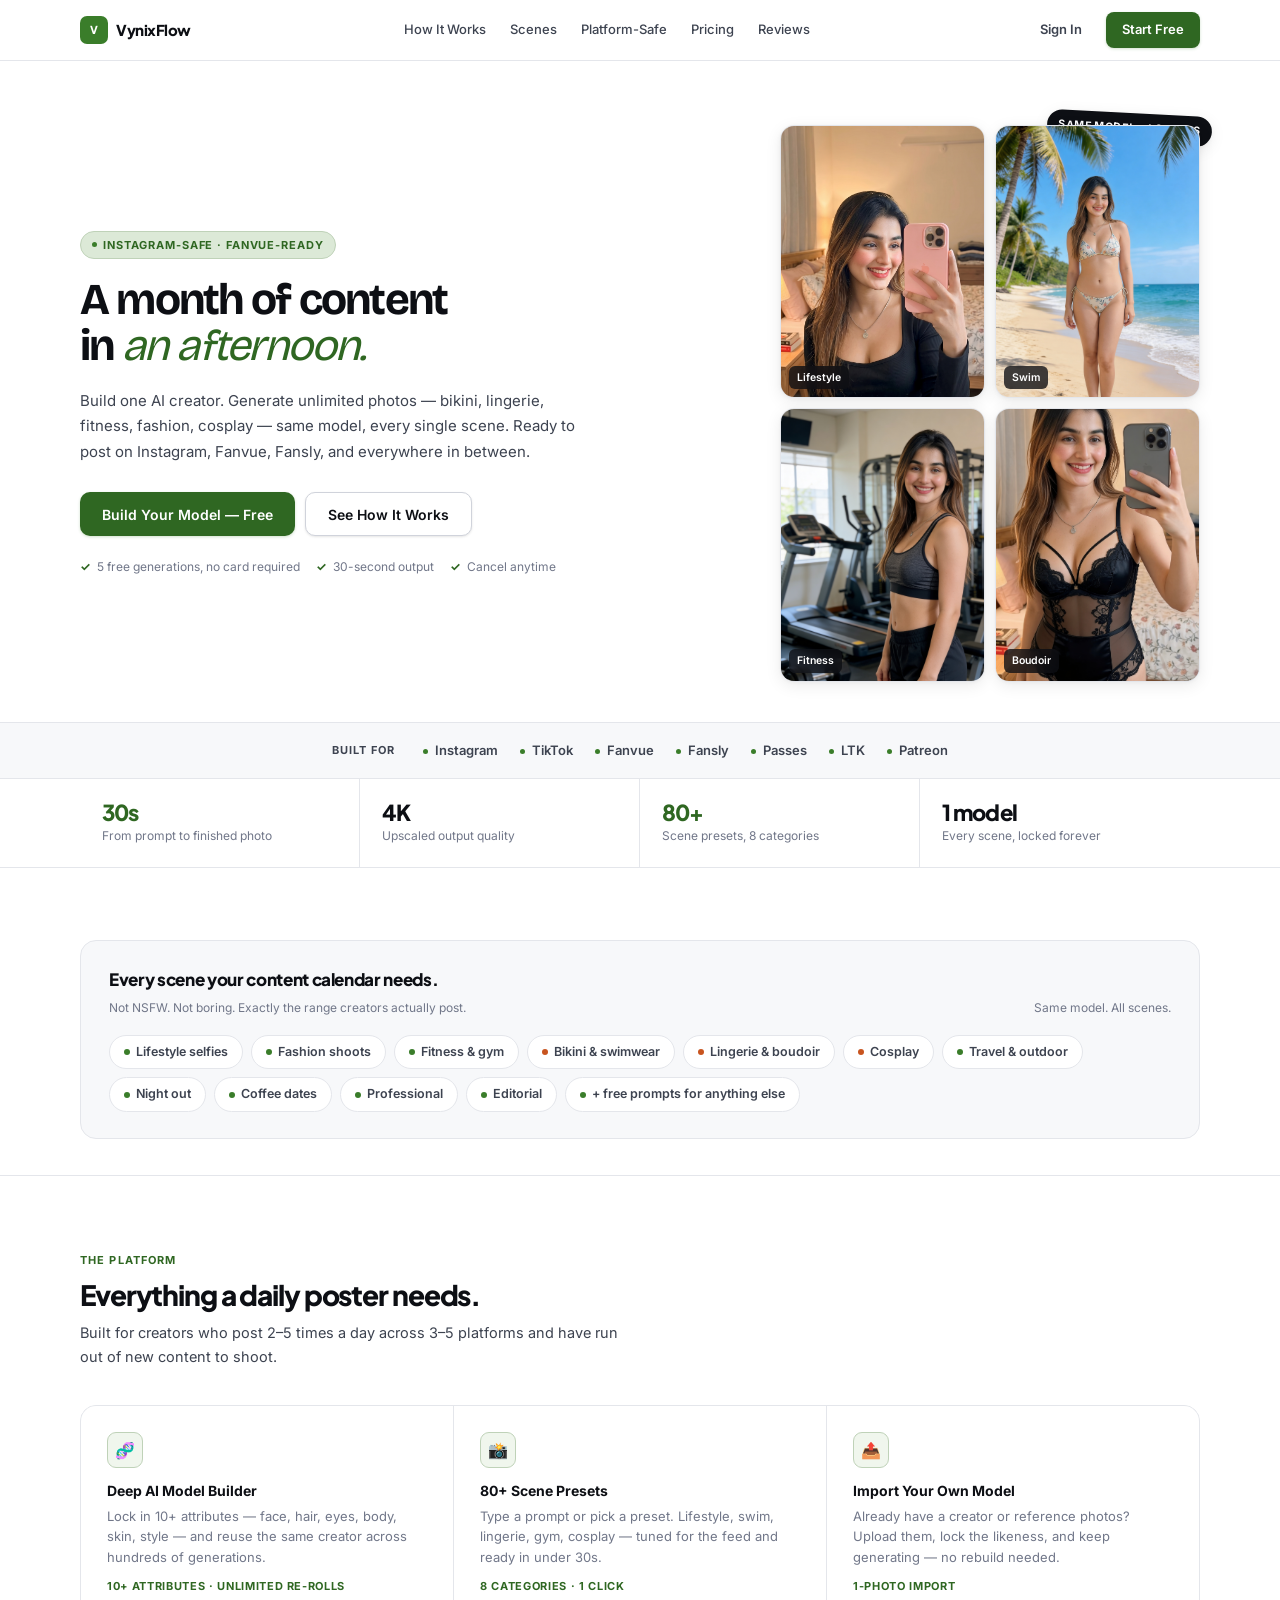
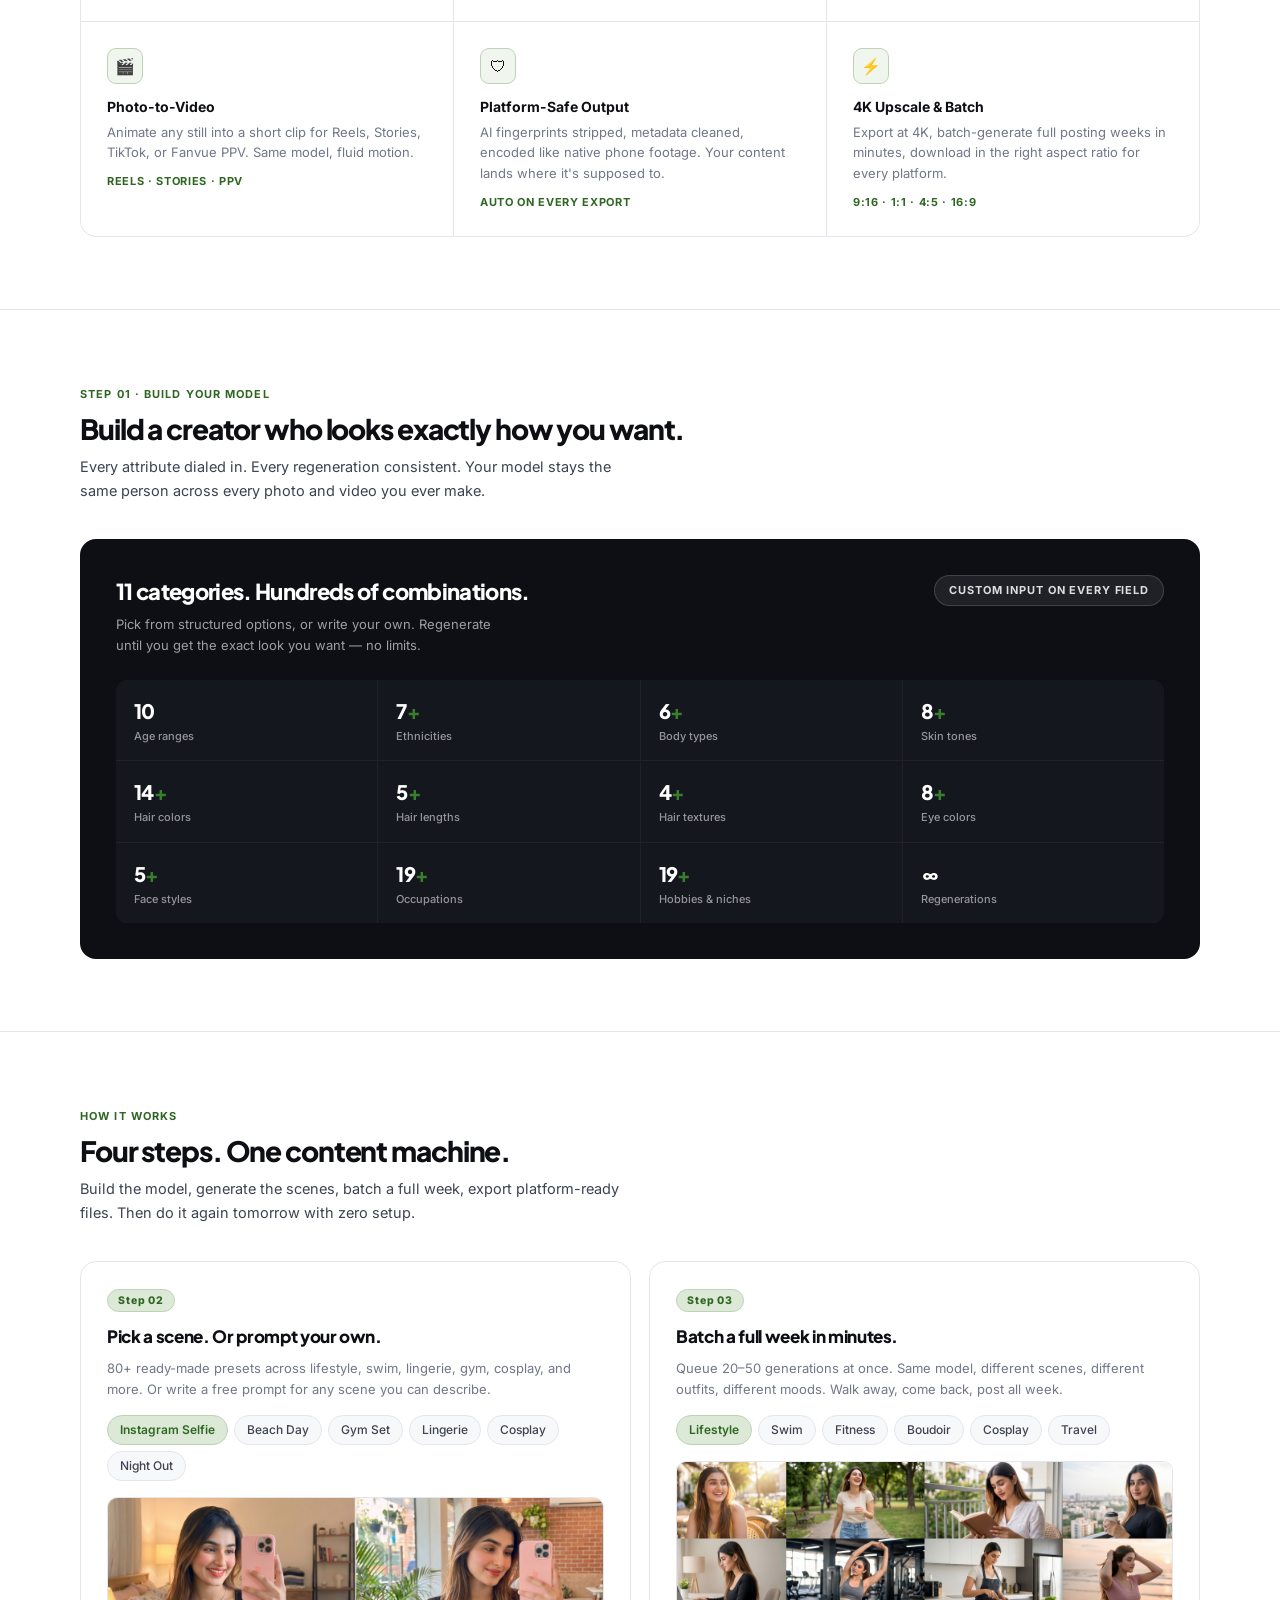
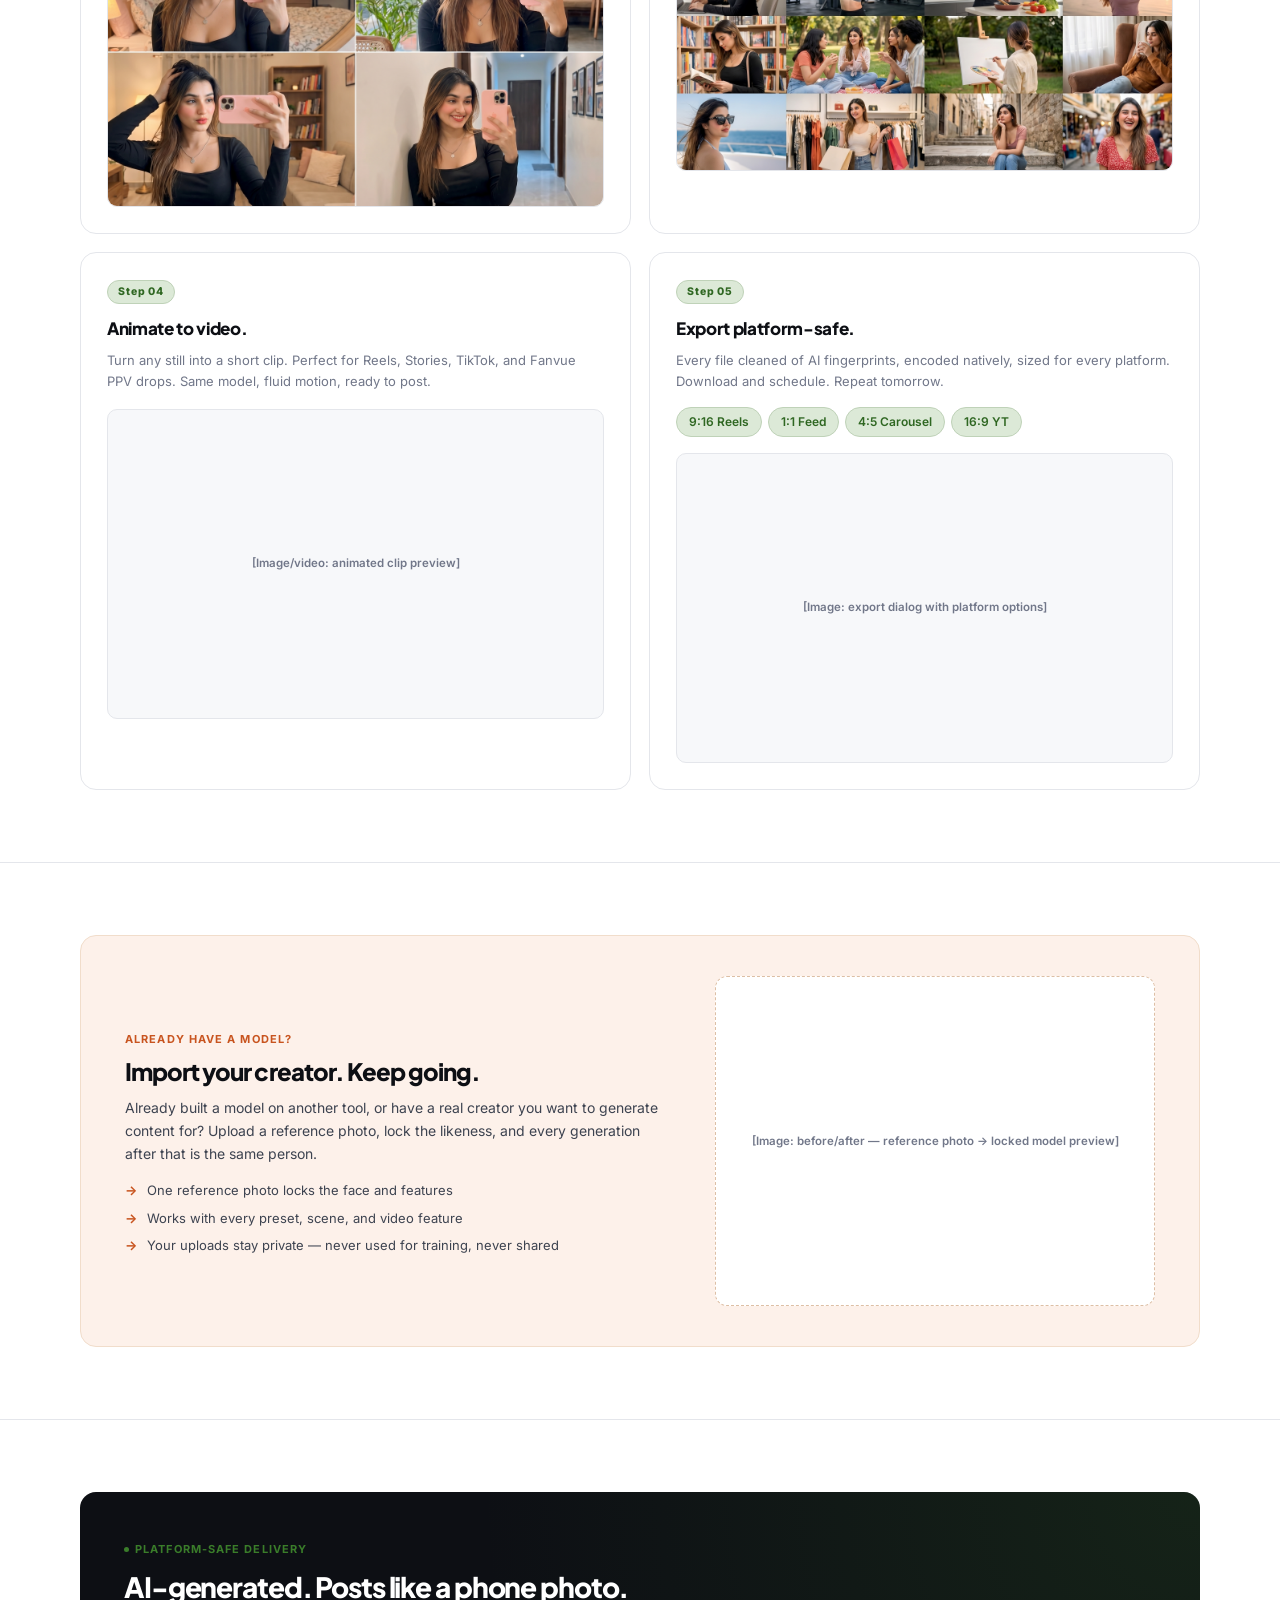
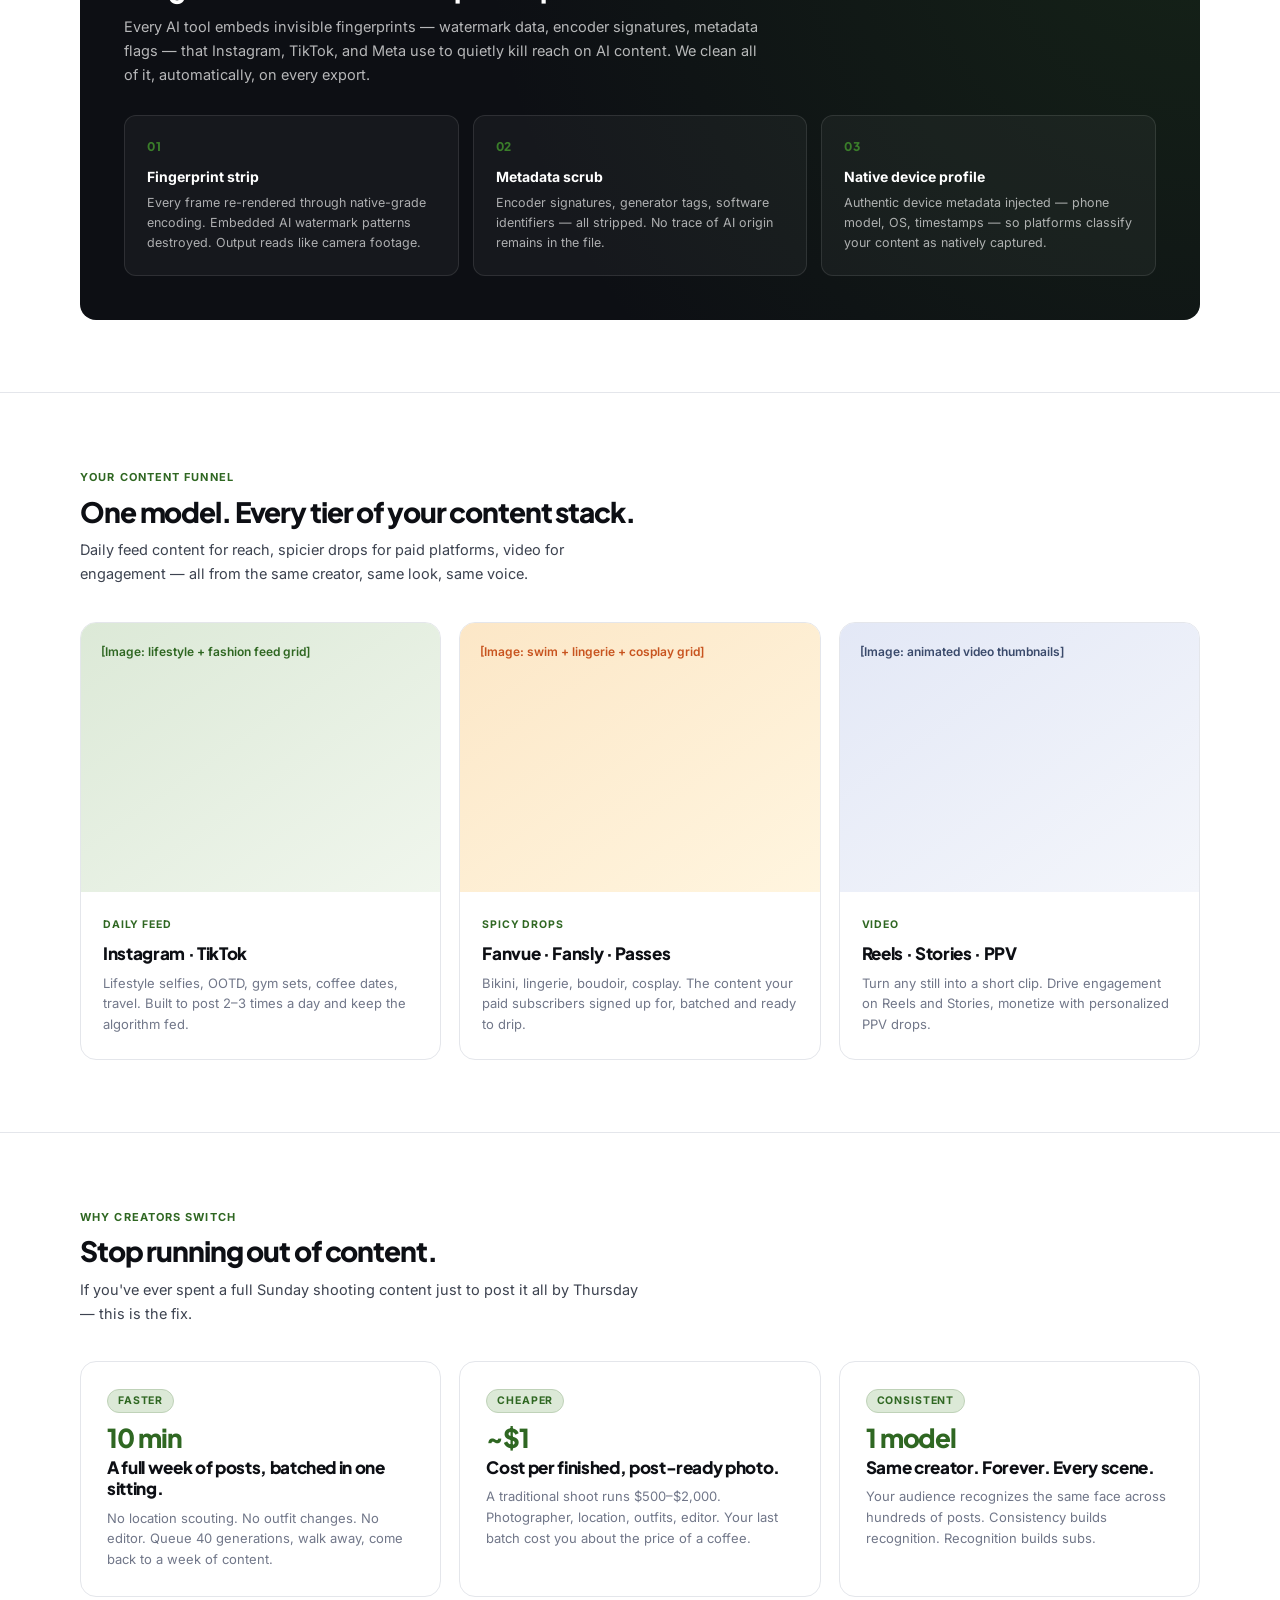
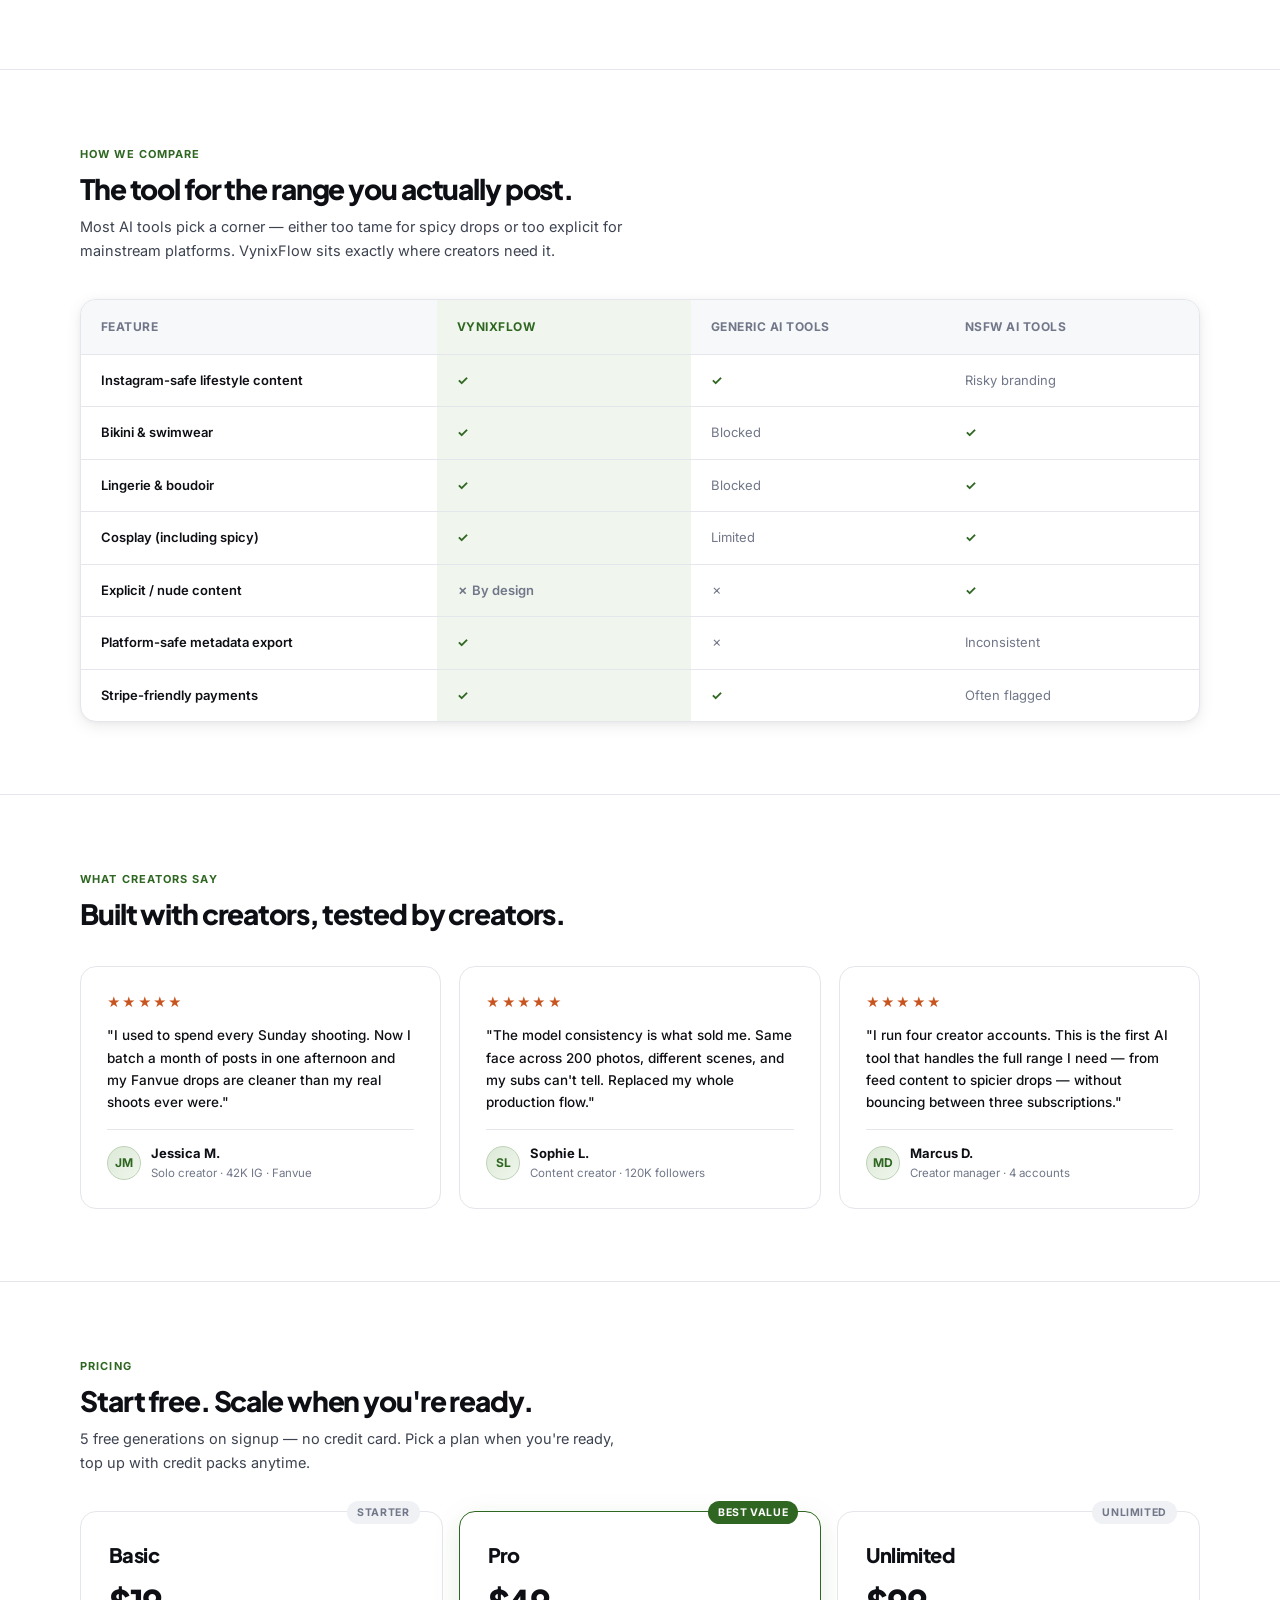
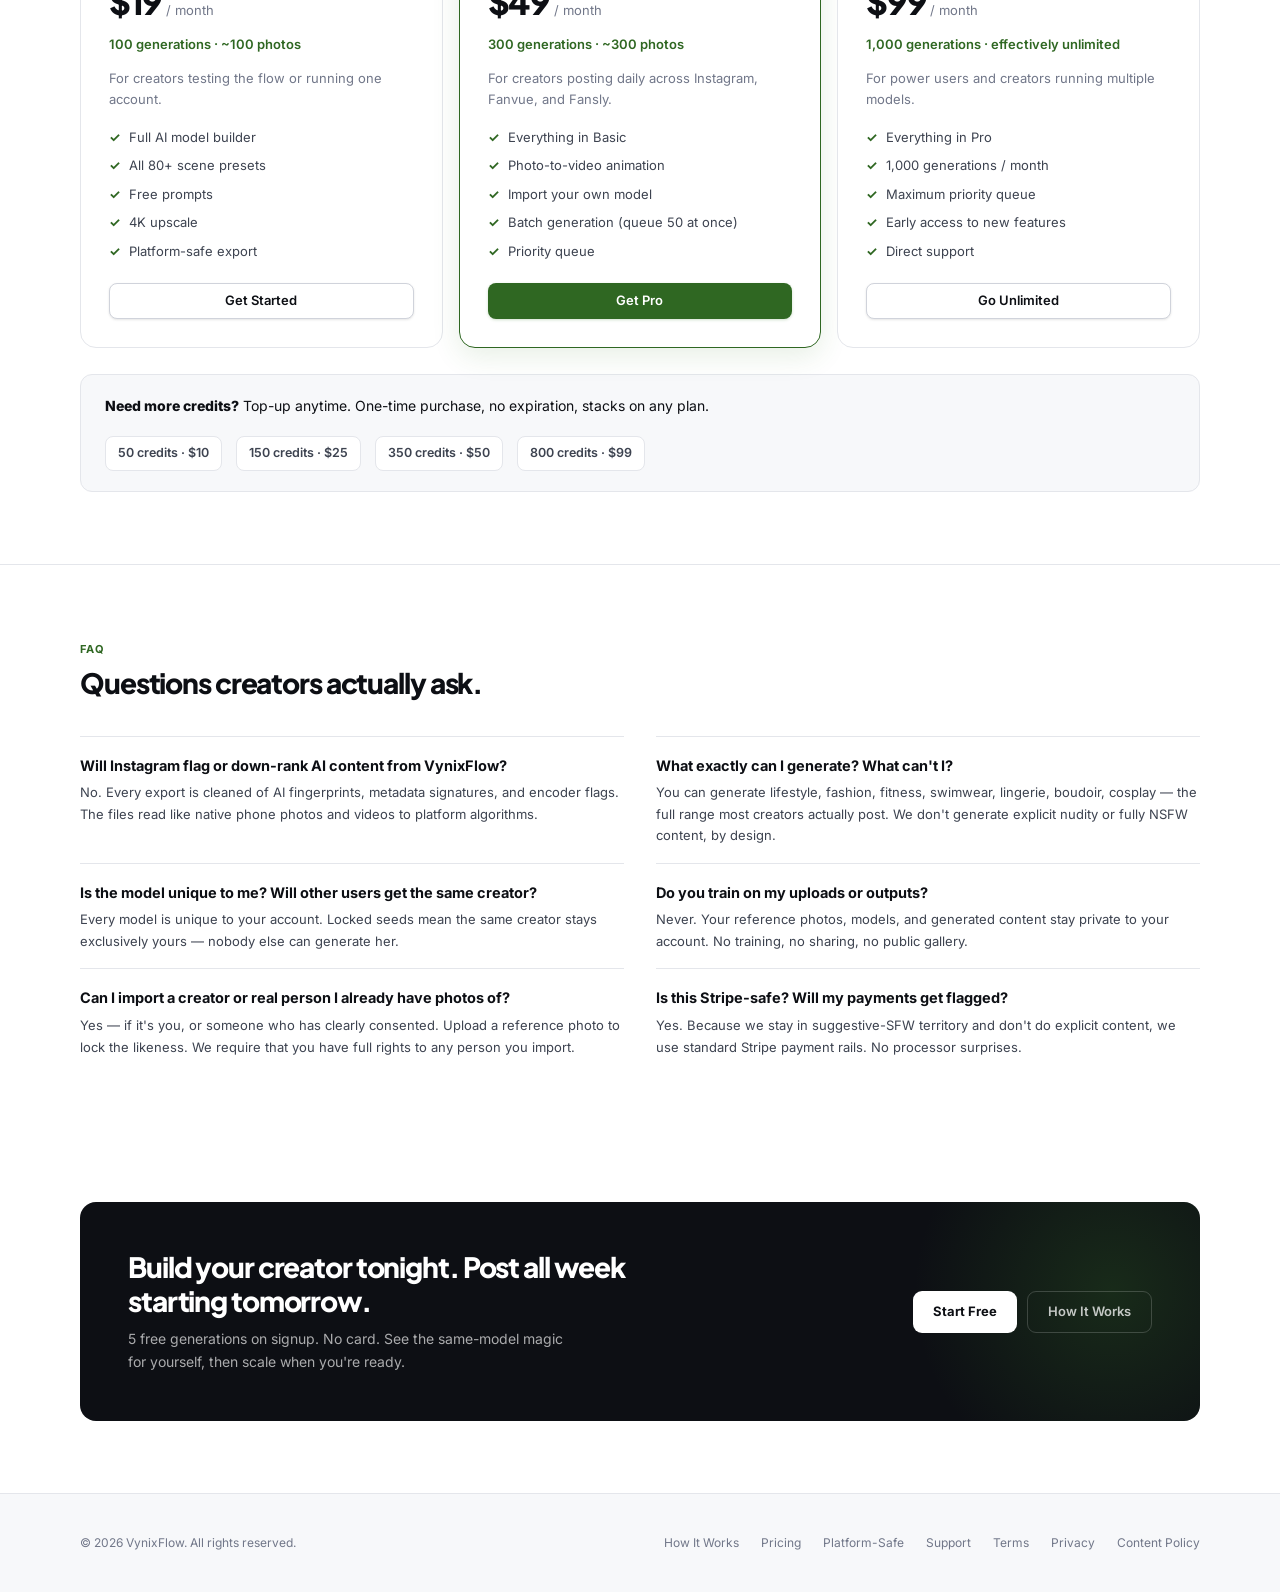
<file: index.backup.html>
<!doctype html>
<html lang="en">
<head>
  <meta charset="UTF-8" />
  <meta name="viewport" content="width=device-width, initial-scale=1.0" />
  <title>VynixFlow | A month of content in an afternoon</title>
  <meta name="description" content="Build one AI creator. Generate unlimited photos — bikini, lingerie, fitness, fashion, cosplay — same model, every scene. Instagram-safe. Fanvue-ready." />
  <link rel="preconnect" href="https://fonts.googleapis.com" />
  <link rel="preconnect" href="https://fonts.gstatic.com" crossorigin />
  <link href="https://fonts.googleapis.com/css2?family=Bricolage+Grotesque:wght@400;500;600;700&family=Inter:wght@400;500;600;700&family=Plus+Jakarta+Sans:wght@700;800&display=swap" rel="stylesheet" />
  <style>
    *, *::before, *::after { box-sizing: border-box; margin: 0; padding: 0; }

    :root {
      --bg: #ffffff;
      --surface: #f7f8fa;
      --surface-2: #f0f1f4;
      --border: #e4e6eb;
      --border-strong: #d0d3db;
      --text: #0d0f14;
      --text-2: #3d4350;
      --text-3: #717789;
      --neon: #3a7d2a;
      --neon-dark: #2f6722;
      --neon-pale: #f0f6ed;
      --neon-mid: #dce9d7;
      --neon-border: #bfd2b8;
      --accent-warm: #c8541f;
      --accent-warm-pale: #fdf1ea;
      --shadow-sm: 0 1px 3px rgba(0,0,0,0.07), 0 1px 2px rgba(0,0,0,0.04);
      --shadow: 0 4px 16px rgba(0,0,0,0.08), 0 1px 4px rgba(0,0,0,0.04);
      --shadow-lg: 0 12px 40px rgba(0,0,0,0.1), 0 2px 8px rgba(0,0,0,0.05);
      --radius: 16px;
      --radius-sm: 10px;
      --t: 0.18s ease;
    }

    html { scroll-behavior: smooth; }
    body { font-family: "Inter", sans-serif; font-size: 14px; line-height: 1.5; color: var(--text); background: var(--bg); overflow-x: hidden; }
    a { color: inherit; text-decoration: none; }
    .container { width: min(1120px, calc(100% - 48px)); margin: 0 auto; }

    /* NAV */
    .nav { position: sticky; top: 0; z-index: 50; background: rgba(255,255,255,0.92); backdrop-filter: blur(14px); border-bottom: 1px solid var(--border); }
    .nav-inner { height: 60px; display: flex; align-items: center; justify-content: space-between; gap: 16px; }
    .brand { display: flex; align-items: center; gap: 8px; font-family: "Plus Jakarta Sans", sans-serif; font-size: 15px; font-weight: 800; letter-spacing: -0.03em; color: var(--text); }
    .brand-icon { width: 28px; height: 28px; border-radius: 7px; background: var(--neon); display: grid; place-items: center; font-size: 11px; font-weight: 800; color: #fff; flex-shrink: 0; }
    .nav-links { display: flex; gap: 24px; list-style: none; font-size: 13px; font-weight: 500; color: var(--text-2); }
    .nav-links a:hover { color: var(--text); }
    .nav-actions { display: flex; gap: 8px; align-items: center; }
    .nav-menu-btn { display: none; width: 40px; height: 40px; border-radius: 8px; border: 1px solid var(--border-strong); background: var(--bg); cursor: pointer; align-items: center; justify-content: center; padding: 0; }
    .nav-menu-btn span { display: block; width: 18px; height: 1.5px; background: var(--text); position: relative; transition: transform var(--t), background var(--t); }
    .nav-menu-btn span::before, .nav-menu-btn span::after { content: ""; position: absolute; left: 0; width: 18px; height: 1.5px; background: var(--text); transition: transform var(--t), top var(--t); }
    .nav-menu-btn span::before { top: -6px; }
    .nav-menu-btn span::after { top: 6px; }
    .nav-menu-btn.open span { background: transparent; }
    .nav-menu-btn.open span::before { top: 0; transform: rotate(45deg); }
    .nav-menu-btn.open span::after { top: 0; transform: rotate(-45deg); }
    .mobile-menu { display: none; position: fixed; inset: 60px 0 0 0; background: var(--bg); z-index: 45; padding: 24px; overflow-y: auto; }
    .mobile-menu.open { display: block; }
    .mobile-menu-links { list-style: none; display: flex; flex-direction: column; gap: 4px; margin-bottom: 20px; }
    .mobile-menu-links a { display: block; padding: 14px 4px; font-size: 16px; font-weight: 600; color: var(--text); border-bottom: 1px solid var(--border); }
    .mobile-menu-cta { display: flex; flex-direction: column; gap: 10px; margin-top: 16px; }
    .mobile-menu-cta .btn { height: 48px; font-size: 14px; }

    /* BUTTONS */
    .btn { display: inline-flex; align-items: center; justify-content: center; gap: 6px; height: 36px; padding: 0 16px; border-radius: 8px; font-size: 13px; font-weight: 600; cursor: pointer; transition: background var(--t), box-shadow var(--t), transform var(--t); border: none; font-family: inherit; }
    .btn-ghost { color: var(--text-2); background: transparent; }
    .btn-ghost:hover { background: var(--surface); color: var(--text); }
    .btn-outline { color: var(--text); background: var(--bg); border: 1px solid var(--border-strong); box-shadow: var(--shadow-sm); }
    .btn-outline:hover { background: var(--surface); }
    .btn-primary { color: #fff; background: var(--neon-dark); box-shadow: 0 1px 3px rgba(58,125,42,0.24); }
    .btn-primary:hover { background: #28581d; transform: translateY(-1px); box-shadow: 0 4px 12px rgba(58,125,42,0.28); }
    .btn-lg { height: 44px; padding: 0 22px; font-size: 14px; border-radius: 10px; }
    .btn-white { height: 42px; padding: 0 20px; border-radius: 9px; background: #fff; color: var(--text); font-size: 13px; font-weight: 700; display: inline-flex; align-items: center; justify-content: center; transition: opacity var(--t), transform var(--t); }
    .btn-white:hover { opacity: 0.9; transform: translateY(-1px); }
    .btn-ghost-white { height: 42px; padding: 0 20px; border-radius: 9px; border: 1px solid rgba(255,255,255,0.18); background: transparent; color: rgba(255,255,255,0.75); font-size: 13px; font-weight: 600; display: inline-flex; align-items: center; justify-content: center; transition: border-color var(--t), color var(--t); }
    .btn-ghost-white:hover { border-color: rgba(255,255,255,0.4); color: #fff; }

    /* HERO */
    .hero { padding: 64px 0 40px; }
    .hero-grid { display: grid; grid-template-columns: 1fr 420px; gap: 56px; align-items: center; }
    .hero-label { display: inline-flex; align-items: center; gap: 6px; padding: 5px 11px; border-radius: 999px; background: var(--neon-mid); border: 1px solid var(--neon-border); color: var(--neon-dark); font-size: 11px; font-weight: 700; letter-spacing: 0.08em; text-transform: uppercase; margin-bottom: 18px; }
    .hero-label::before { content: ""; width: 5px; height: 5px; border-radius: 50%; background: var(--neon); }
    .hero-title { font-family: "Bricolage Grotesque", sans-serif; font-size: 44px; line-height: 1.05; letter-spacing: -0.04em; color: var(--text); margin-bottom: 18px; }
    .hero-title .hero-highlight { color: var(--neon-dark); font-style: italic; font-weight: 400; }
    .hero-sub { font-size: 15px; line-height: 1.7; color: var(--text-2); max-width: 500px; margin-bottom: 28px; }
    .hero-actions { display: flex; gap: 10px; flex-wrap: wrap; margin-bottom: 22px; }
    .hero-microproof { display: flex; align-items: center; gap: 16px; font-size: 12px; color: var(--text-3); flex-wrap: wrap; }
    .hero-microproof-item { display: flex; align-items: center; gap: 6px; }
    .hero-microproof-check { color: var(--neon-dark); font-weight: 700; }

    /* HERO VISUAL — consistency grid placeholder */
    .hero-visual { position: relative; }
    .consistency-grid { display: grid; grid-template-columns: 1fr 1fr; gap: 10px; }
    .consistency-tile { aspect-ratio: 3/4; border-radius: 14px; overflow: hidden; position: relative; background: var(--surface-2); border: 1px solid var(--border); box-shadow: var(--shadow); }
    .consistency-tile img { width: 100%; height: 100%; object-fit: cover; display: block; }
    .consistency-tile .tile-label { position: absolute; bottom: 8px; left: 8px; background: rgba(13,15,20,0.78); color: #fff; font-size: 10.5px; font-weight: 600; padding: 4px 8px; border-radius: 6px; backdrop-filter: blur(6px); }
    .consistency-tile.placeholder { display: grid; place-items: center; color: var(--text-3); font-size: 11px; font-weight: 600; text-align: center; padding: 10px; }
    .consistency-banner { position: absolute; top: -12px; right: -12px; background: var(--text); color: #fff; font-size: 10.5px; font-weight: 700; letter-spacing: 0.06em; text-transform: uppercase; padding: 7px 11px; border-radius: 999px; box-shadow: var(--shadow); transform: rotate(3deg); }

    /* PLATFORM STRIP */
    .platform-strip { background: var(--surface); border-top: 1px solid var(--border); border-bottom: 1px solid var(--border); padding: 18px 0; }
    .platform-strip-inner { display: flex; align-items: center; justify-content: center; gap: 28px; flex-wrap: wrap; font-size: 12px; color: var(--text-3); }
    .platform-strip-label { font-weight: 700; text-transform: uppercase; letter-spacing: 0.1em; color: var(--text-2); font-size: 11px; }
    .platform-strip-items { display: flex; gap: 22px; flex-wrap: wrap; }
    .platform-strip-item { font-weight: 600; color: var(--text-2); font-size: 13px; }
    .platform-strip-item .dot { display: inline-block; width: 5px; height: 5px; border-radius: 50%; background: var(--neon); margin-right: 7px; vertical-align: middle; }

    /* STATS */
    .stats-bar { background: var(--bg); border-bottom: 1px solid var(--border); }
    .stats-row { display: grid; grid-template-columns: repeat(4, 1fr); }
    .stat-item { padding: 22px 22px; border-right: 1px solid var(--border); }
    .stat-item:last-child { border-right: none; }
    .stat-num { font-family: "Plus Jakarta Sans", sans-serif; font-size: 22px; font-weight: 800; letter-spacing: -0.04em; color: var(--text); line-height: 1; }
    .stat-num .accent { color: var(--neon-dark); }
    .stat-label { font-size: 12px; color: var(--text-3); margin-top: 4px; }

    /* SECTIONS */
    .section { padding: 72px 0; }
    hr.rule { border: none; border-top: 1px solid var(--border); }
    .section-label { display: inline-flex; align-items: center; gap: 5px; font-size: 11px; font-weight: 700; letter-spacing: 0.1em; text-transform: uppercase; color: var(--neon-dark); margin-bottom: 10px; }
    .section-title { font-family: "Plus Jakarta Sans", sans-serif; font-size: 28px; font-weight: 800; letter-spacing: -0.04em; color: var(--text); line-height: 1.15; margin-bottom: 10px; }
    .section-sub { font-size: 14.5px; color: var(--text-2); line-height: 1.65; max-width: 560px; }
    .section-head { margin-bottom: 36px; }

    /* SCENE RANGE STRIP */
    .scene-range { background: var(--surface); border-radius: var(--radius); border: 1px solid var(--border); padding: 26px 28px; }
    .scene-range-head { display: flex; justify-content: space-between; align-items: flex-end; margin-bottom: 18px; gap: 20px; flex-wrap: wrap; }
    .scene-range-title { font-family: "Plus Jakarta Sans", sans-serif; font-size: 17px; font-weight: 800; letter-spacing: -0.02em; }
    .scene-range-note { font-size: 12px; color: var(--text-3); }
    .scene-tags { display: flex; flex-wrap: wrap; gap: 8px; }
    .scene-tag { background: var(--bg); border: 1px solid var(--border); border-radius: 999px; padding: 7px 14px; font-size: 12.5px; font-weight: 600; color: var(--text-2); display: inline-flex; align-items: center; gap: 6px; }
    .scene-tag .sdot { width: 6px; height: 6px; border-radius: 50%; background: var(--neon); }
    .scene-tag.warm .sdot { background: var(--accent-warm); }

    /* FEATURES */
    .features-grid { display: grid; grid-template-columns: repeat(3, 1fr); gap: 1px; background: var(--border); border: 1px solid var(--border); border-radius: var(--radius); overflow: hidden; }
    .feat-cell { background: var(--bg); padding: 26px; }
    .feat-icon { width: 36px; height: 36px; border-radius: 9px; background: var(--neon-pale); border: 1px solid var(--neon-border); display: grid; place-items: center; font-size: 16px; margin-bottom: 12px; }
    .feat-title { font-size: 14px; font-weight: 700; color: var(--text); margin-bottom: 5px; }
    .feat-desc { font-size: 13px; color: var(--text-3); line-height: 1.6; }
    .feat-meta { margin-top: 10px; font-size: 11px; font-weight: 700; letter-spacing: 0.06em; text-transform: uppercase; color: var(--neon-dark); }

    /* MODEL BUILDER DEPTH */
    .builder-showcase { background: var(--text); border-radius: var(--radius); padding: 36px; color: #fff; }
    .builder-showcase-head { display: flex; justify-content: space-between; align-items: flex-start; margin-bottom: 24px; gap: 24px; flex-wrap: wrap; }
    .builder-showcase-title { font-family: "Plus Jakarta Sans", sans-serif; font-size: 22px; font-weight: 800; letter-spacing: -0.03em; margin-bottom: 6px; }
    .builder-showcase-sub { font-size: 13px; color: rgba(255,255,255,0.6); max-width: 380px; line-height: 1.6; }
    .builder-meta-pill { background: rgba(255,255,255,0.08); border: 1px solid rgba(255,255,255,0.15); border-radius: 999px; padding: 6px 14px; font-size: 11px; font-weight: 700; letter-spacing: 0.08em; text-transform: uppercase; color: rgba(255,255,255,0.85); flex-shrink: 0; }
    .builder-attrs { display: grid; grid-template-columns: repeat(4, 1fr); gap: 1px; background: rgba(255,255,255,0.08); border-radius: 12px; overflow: hidden; }
    .builder-attr { background: #14171e; padding: 16px 18px; }
    .builder-attr-count { font-family: "Plus Jakarta Sans", sans-serif; font-size: 20px; font-weight: 800; color: #fff; letter-spacing: -0.03em; }
    .builder-attr-count .plus { color: var(--neon); }
    .builder-attr-label { font-size: 11px; color: rgba(255,255,255,0.55); margin-top: 2px; font-weight: 500; }

    /* HOW */
    .how-grid { display: grid; grid-template-columns: 1fr 1fr; gap: 18px; }
    .step-card { background: var(--bg); border: 1px solid var(--border); border-radius: var(--radius); padding: 26px; transition: border-color var(--t), box-shadow var(--t); }
    .step-card:hover { border-color: var(--neon-border); box-shadow: var(--shadow); }
    .step-num { font-size: 10.5px; font-weight: 800; letter-spacing: 0.08em; color: var(--neon-dark); background: var(--neon-mid); border: 1px solid var(--neon-border); border-radius: 999px; padding: 3px 10px; display: inline-block; margin-bottom: 12px; }
    .step-title { font-family: "Plus Jakarta Sans", sans-serif; font-size: 17px; font-weight: 800; letter-spacing: -0.02em; margin-bottom: 8px; }
    .step-desc { font-size: 13px; color: var(--text-3); line-height: 1.65; }
    .step-visual { margin-top: 16px; aspect-ratio: 16/10; border-radius: 10px; background: var(--surface); border: 1px solid var(--border); display: grid; place-items: center; color: var(--text-3); font-size: 11.5px; font-weight: 600; text-align: center; padding: 0; overflow: hidden; }
    .step-visual img { width: 100%; height: 100%; object-fit: cover; display: block; }

    .chip-row { display: flex; flex-wrap: wrap; gap: 6px; margin-top: 14px; }
    .chip { background: var(--surface); border: 1px solid var(--border); border-radius: 999px; padding: 5px 12px; font-size: 12px; color: var(--text-2); font-weight: 500; }
    .chip.active { background: var(--neon-mid); border-color: var(--neon-border); color: var(--neon-dark); font-weight: 600; }

    /* IMPORT BAND */
    .import-band { display: grid; grid-template-columns: 1fr 440px; gap: 44px; align-items: center; background: var(--accent-warm-pale); border: 1px solid #f1ddcb; border-radius: var(--radius); padding: 40px 44px; }
    .import-label { display: inline-flex; align-items: center; gap: 5px; font-size: 11px; font-weight: 700; letter-spacing: 0.1em; text-transform: uppercase; color: var(--accent-warm); margin-bottom: 10px; }
    .import-title { font-family: "Plus Jakarta Sans", sans-serif; font-size: 24px; font-weight: 800; letter-spacing: -0.04em; line-height: 1.2; margin-bottom: 10px; }
    .import-desc { font-size: 14px; color: var(--text-2); line-height: 1.65; margin-bottom: 16px; }
    .import-points { list-style: none; display: flex; flex-direction: column; gap: 8px; font-size: 13px; color: var(--text-2); }
    .import-points li { display: flex; gap: 10px; align-items: flex-start; }
    .import-points li::before { content: "→"; color: var(--accent-warm); font-weight: 700; }
    .import-visual { aspect-ratio: 4/3; border-radius: 12px; background: #fff; border: 1px dashed #ddbfa5; display: grid; place-items: center; text-align: center; padding: 20px; color: var(--text-3); font-size: 11.5px; font-weight: 600; }

    /* PLATFORM-SAFE / STEALTH EQUIVALENT */
    .stealth-band { background: var(--text); color: #fff; border-radius: var(--radius); padding: 44px; position: relative; overflow: hidden; }
    .stealth-band::before { content: ""; position: absolute; inset: 0; background: radial-gradient(circle at top right, rgba(58,125,42,0.18), transparent 60%); pointer-events: none; }
    .stealth-head { position: relative; max-width: 640px; margin-bottom: 28px; }
    .stealth-label { display: inline-flex; align-items: center; gap: 6px; font-size: 11px; font-weight: 700; letter-spacing: 0.1em; text-transform: uppercase; color: var(--neon); margin-bottom: 12px; }
    .stealth-label::before { content: ""; width: 5px; height: 5px; border-radius: 50%; background: var(--neon); }
    .stealth-title { font-family: "Plus Jakarta Sans", sans-serif; font-size: 28px; font-weight: 800; letter-spacing: -0.04em; line-height: 1.2; margin-bottom: 12px; }
    .stealth-sub { font-size: 14.5px; color: rgba(255,255,255,0.7); line-height: 1.65; }
    .stealth-grid { position: relative; display: grid; grid-template-columns: repeat(3, 1fr); gap: 14px; }
    .stealth-card { background: rgba(255,255,255,0.04); border: 1px solid rgba(255,255,255,0.1); border-radius: 12px; padding: 22px; }
    .stealth-card-num { font-family: "Plus Jakarta Sans", sans-serif; font-size: 12px; font-weight: 800; letter-spacing: 0.06em; color: var(--neon); margin-bottom: 10px; }
    .stealth-card-title { font-size: 14px; font-weight: 700; margin-bottom: 6px; color: #fff; }
    .stealth-card-desc { font-size: 12.5px; color: rgba(255,255,255,0.65); line-height: 1.6; }

    /* CONTENT MODES */
    .modes-grid { display: grid; grid-template-columns: repeat(3, 1fr); gap: 18px; }
    .mode-card { background: var(--bg); border: 1px solid var(--border); border-radius: var(--radius); overflow: hidden; transition: transform var(--t), box-shadow var(--t); }
    .mode-card:hover { transform: translateY(-3px); box-shadow: var(--shadow-lg); }
    .mode-visual { aspect-ratio: 4/3; background: var(--surface-2); position: relative; overflow: hidden; }
    .mode-visual img { width: 100%; height: 100%; object-fit: cover; display: block; }
    .mode-body { padding: 20px 22px 24px; }
    .mode-tag { display: inline-block; font-size: 10.5px; font-weight: 700; letter-spacing: 0.08em; text-transform: uppercase; color: var(--neon-dark); margin-bottom: 8px; }
    .mode-title { font-family: "Plus Jakarta Sans", sans-serif; font-size: 17px; font-weight: 800; letter-spacing: -0.02em; margin-bottom: 6px; }
    .mode-desc { font-size: 13px; color: var(--text-3); line-height: 1.6; }

    /* WHY */
    .why-grid { display: grid; grid-template-columns: repeat(3, 1fr); gap: 18px; }
    .why-card { background: var(--bg); border: 1px solid var(--border); border-radius: var(--radius); padding: 26px; }
    .why-tag { display: inline-block; font-size: 10.5px; font-weight: 700; letter-spacing: 0.08em; text-transform: uppercase; color: var(--neon-dark); background: var(--neon-mid); border: 1px solid var(--neon-border); border-radius: 999px; padding: 3px 10px; margin-bottom: 12px; }
    .why-title { font-family: "Plus Jakarta Sans", sans-serif; font-size: 17px; font-weight: 800; letter-spacing: -0.02em; line-height: 1.25; margin-bottom: 8px; }
    .why-metric { font-family: "Plus Jakarta Sans", sans-serif; font-size: 26px; font-weight: 800; color: var(--neon-dark); letter-spacing: -0.04em; margin-bottom: 6px; line-height: 1; }
    .why-desc { font-size: 13px; color: var(--text-3); line-height: 1.6; }

    /* COMPARISON */
    .compare-table { background: var(--bg); border: 1px solid var(--border); border-radius: var(--radius); overflow: hidden; box-shadow: var(--shadow); }
    .compare-head { display: grid; grid-template-columns: 1.4fr 1fr 1fr 1fr; background: var(--surface); border-bottom: 1px solid var(--border); }
    .compare-head > div { padding: 18px 20px; font-size: 12px; font-weight: 700; letter-spacing: 0.04em; text-transform: uppercase; color: var(--text-3); }
    .compare-head > div.you { color: var(--neon-dark); background: var(--neon-pale); }
    .compare-row { display: grid; grid-template-columns: 1.4fr 1fr 1fr 1fr; border-bottom: 1px solid var(--border); }
    .compare-row:last-child { border-bottom: none; }
    .compare-row > div { padding: 16px 20px; font-size: 13px; color: var(--text-2); display: flex; align-items: center; }
    .compare-row > div.you { background: var(--neon-pale); color: var(--neon-dark); font-weight: 600; }
    .compare-row > div.label { font-weight: 600; color: var(--text); }
    .check-yes { color: var(--neon-dark); font-weight: 700; }
    .check-no { color: var(--text-3); }

    /* REVIEWS */
    .reviews-grid { display: grid; grid-template-columns: repeat(3, 1fr); gap: 18px; }
    .review-card { background: var(--bg); border: 1px solid var(--border); border-radius: var(--radius); padding: 26px; }
    .review-stars { color: var(--accent-warm); font-size: 13px; letter-spacing: 0.1em; margin-bottom: 12px; }
    .review-text { font-size: 13.5px; color: var(--text); line-height: 1.65; margin-bottom: 16px; font-weight: 500; }
    .review-meta { display: flex; align-items: center; gap: 10px; padding-top: 14px; border-top: 1px solid var(--border); }
    .review-avatar { width: 34px; height: 34px; border-radius: 50%; background: linear-gradient(135deg, var(--neon-mid), var(--neon-pale)); border: 1px solid var(--neon-border); display: grid; place-items: center; font-weight: 700; color: var(--neon-dark); font-size: 12px; flex-shrink: 0; }
    .review-author { font-size: 13px; font-weight: 700; color: var(--text); }
    .review-role { font-size: 11.5px; color: var(--text-3); margin-top: 1px; }

    /* PRICING */
    .pricing-grid { display: grid; grid-template-columns: repeat(3, 1fr); gap: 16px; }
    .plan { background: var(--bg); border: 1px solid var(--border); border-radius: var(--radius); padding: 28px; display: flex; flex-direction: column; position: relative; }
    .plan.featured { border-color: var(--neon-dark); box-shadow: 0 8px 28px rgba(58,125,42,0.12); }
    .plan-tier { position: absolute; top: -11px; right: 22px; background: var(--neon-dark); color: #fff; font-size: 10.5px; font-weight: 700; letter-spacing: 0.06em; text-transform: uppercase; padding: 4px 10px; border-radius: 999px; }
    .plan:not(.featured) .plan-tier { background: var(--surface-2); color: var(--text-3); }
    .plan-name { font-family: "Plus Jakarta Sans", sans-serif; font-size: 20px; font-weight: 800; letter-spacing: -0.03em; margin-bottom: 6px; }
    .plan-price { margin-bottom: 8px; }
    .plan-price strong { font-family: "Plus Jakarta Sans", sans-serif; font-size: 34px; font-weight: 800; letter-spacing: -0.04em; color: var(--text); }
    .plan-price span { font-size: 13px; color: var(--text-3); margin-left: 4px; }
    .plan-volume { font-size: 13px; color: var(--neon-dark); font-weight: 600; margin-bottom: 14px; }
    .plan-copy { font-size: 13px; color: var(--text-3); line-height: 1.6; margin-bottom: 18px; }
    .plan-list { list-style: none; display: flex; flex-direction: column; gap: 9px; margin-bottom: 22px; flex-grow: 1; }
    .plan-list li { font-size: 13px; color: var(--text-2); display: flex; gap: 9px; align-items: flex-start; }
    .plan-list li::before { content: "✓"; color: var(--neon-dark); font-weight: 700; flex-shrink: 0; }

    .topup-band { margin-top: 26px; background: var(--surface); border: 1px solid var(--border); border-radius: 12px; padding: 20px 24px; display: flex; align-items: center; justify-content: space-between; gap: 20px; flex-wrap: wrap; }
    .topup-band-text strong { font-weight: 800; }
    .topup-options { display: flex; gap: 14px; font-size: 12.5px; color: var(--text-2); font-weight: 600; flex-wrap: wrap; }
    .topup-option { background: var(--bg); border: 1px solid var(--border); border-radius: 8px; padding: 7px 12px; }

    /* FAQ */
    .faq-grid { display: grid; grid-template-columns: 1fr 1fr; gap: 16px 32px; }
    .faq-item { border-top: 1px solid var(--border); padding-top: 18px; }
    .faq-q { font-size: 14.5px; font-weight: 700; color: var(--text); margin-bottom: 6px; }
    .faq-a { font-size: 13px; color: var(--text-2); line-height: 1.65; }

    /* CTA */
    .cta-band { background: var(--text); color: #fff; border-radius: var(--radius); padding: 48px; display: grid; grid-template-columns: 1.5fr 1fr; gap: 32px; align-items: center; position: relative; overflow: hidden; }
    .cta-band::before { content: ""; position: absolute; top: -50%; right: -10%; width: 400px; height: 400px; background: radial-gradient(circle, rgba(58,125,42,0.25), transparent 70%); pointer-events: none; }
    .cta-title { font-family: "Plus Jakarta Sans", sans-serif; font-size: 28px; font-weight: 800; letter-spacing: -0.04em; line-height: 1.2; margin-bottom: 10px; position: relative; }
    .cta-sub { font-size: 14px; color: rgba(255,255,255,0.65); line-height: 1.65; max-width: 440px; position: relative; }
    .cta-actions { display: flex; gap: 10px; justify-content: flex-end; flex-wrap: wrap; position: relative; }

    /* FOOTER */
    .footer { padding: 40px 0; border-top: 1px solid var(--border); background: var(--surface); font-size: 12px; color: var(--text-3); }
    .footer-inner { display: flex; justify-content: space-between; align-items: center; gap: 24px; flex-wrap: wrap; }
    .footer-links { display: flex; gap: 22px; flex-wrap: wrap; }
    .footer-links a:hover { color: var(--text); }

    /* ================================================
       RESPONSIVE — TABLET (<= 900px)
       ================================================ */
    @media (max-width: 900px) {
      .container { width: min(1120px, calc(100% - 32px)); }

      /* NAV — switch to mobile menu */
      .nav-links { display: none; }
      .nav-actions .btn-ghost { display: none; }
      .nav-menu-btn { display: flex; }

      /* HERO */
      .hero { padding: 40px 0 32px; }
      .hero-grid { grid-template-columns: 1fr; gap: 32px; }
      .hero-title { font-size: 36px; line-height: 1.06; }
      .hero-title br { display: none; }
      .hero-sub { font-size: 15px; max-width: 100%; margin-bottom: 22px; }
      .hero-actions { flex-direction: column; width: 100%; gap: 8px; }
      .hero-actions .btn { width: 100%; height: 52px; font-size: 15px; }
      .hero-microproof { flex-direction: column; align-items: flex-start; gap: 8px; }
      .consistency-banner { top: -8px; right: 8px; font-size: 10px; padding: 6px 10px; z-index:9 }

      /* STATS */
      .stats-row { grid-template-columns: repeat(2, 1fr); }
      .stat-item { padding: 18px 16px; border-right: none; border-bottom: 1px solid var(--border); }
      .stat-item:nth-child(odd) { border-right: 1px solid var(--border); }
      .stat-item:nth-child(3), .stat-item:nth-child(4) { border-bottom: none; }
      .stat-num { font-size: 20px; }
      .stat-label { font-size: 11.5px; }

      /* SECTION BASE */
      .section { padding: 56px 0; }
      .section-title { font-size: 26px; }
      .section-sub { font-size: 14px; }
      .section-head { margin-bottom: 28px; }

      /* SCENE RANGE */
      .scene-range { padding: 22px 20px; }
      .scene-range-head { flex-direction: column; align-items: flex-start; gap: 4px; margin-bottom: 14px; }
      .scene-range-title { font-size: 16px; }
      .scene-tag { font-size: 12px; padding: 6px 12px; }

      /* FEATURES */
      .features-grid { grid-template-columns: 1fr 1fr; }
      .feat-cell { padding: 22px 20px; }

      /* MODEL BUILDER */
      .builder-showcase { padding: 28px 22px; }
      .builder-showcase-head { flex-direction: column; gap: 14px; margin-bottom: 20px; }
      .builder-showcase-title { font-size: 20px; }
      .builder-showcase-sub { font-size: 13px; }
      .builder-attrs { grid-template-columns: repeat(3, 1fr); }
      .builder-attr { padding: 14px 14px; }
      .builder-attr-count { font-size: 18px; }

      /* HOW */
      .how-grid { grid-template-columns: 1fr; gap: 14px; }
      .step-card { padding: 22px 20px; }
      .step-title { font-size: 16px; }

      /* IMPORT BAND */
      .import-band { grid-template-columns: 1fr; gap: 28px; padding: 32px 26px; }
      .import-title { font-size: 22px; }

      /* STEALTH */
      .stealth-band { padding: 32px 26px; }
      .stealth-title { font-size: 24px; }
      .stealth-sub { font-size: 14px; }
      .stealth-grid { grid-template-columns: 1fr; gap: 10px; }
      .stealth-card { padding: 20px; }

      /* MODES */
      .modes-grid { grid-template-columns: 1fr; gap: 14px; }

      /* WHY */
      .why-grid { grid-template-columns: 1fr; gap: 14px; }
      .why-card { padding: 24px 22px; }
      .why-metric { font-size: 24px; }

      /* COMPARISON — convert to stacked card layout */
      .compare-table { border: none; background: transparent; box-shadow: none; }
      .compare-head { display: none; }
      .compare-row { grid-template-columns: 1fr; border: 1px solid var(--border); border-radius: 12px; margin-bottom: 10px; overflow: hidden; background: var(--bg); }
      .compare-row > div { padding: 12px 16px; border-bottom: 1px solid var(--border); display: flex; justify-content: space-between; align-items: center; font-size: 13px; }
      .compare-row > div:last-child { border-bottom: none; }
      .compare-row > div.label { background: var(--surface); font-weight: 700; color: var(--text); padding: 12px 16px; }
      .compare-row > div.label::after { display: none; }
      .compare-row > div:not(.label)::before { content: attr(data-label); font-size: 11px; text-transform: uppercase; letter-spacing: 0.05em; color: var(--text-3); font-weight: 600; }
      .compare-row > div.you { background: var(--neon-pale); }
      .compare-row > div.you::before { color: var(--neon-dark); }

      /* REVIEWS */
      .reviews-grid { grid-template-columns: 1fr; gap: 14px; }
      .review-card { padding: 22px 20px; }

      /* PRICING */
      .pricing-grid { grid-template-columns: 1fr; gap: 14px; }
      .plan { padding: 24px 22px; }
      .plan-price strong { font-size: 30px; }
      .topup-band { flex-direction: column; align-items: flex-start; padding: 18px 20px; }
      .topup-options { width: 100%; }
      .topup-option { flex: 1; min-width: 0; text-align: center; font-size: 11.5px; padding: 8px 6px; }

      /* FAQ */
      .faq-grid { grid-template-columns: 1fr; gap: 4px; }
      .faq-item { padding: 18px 0 4px; }
      .faq-q { font-size: 14px; }

      /* CTA */
      .cta-band { grid-template-columns: 1fr; padding: 32px 26px; gap: 20px; }
      .cta-title { font-size: 24px; }
      .cta-actions { justify-content: flex-start; }
      .cta-actions a { flex: 1; text-align: center; }

      /* FOOTER */
      .footer-inner { flex-direction: column; align-items: flex-start; gap: 16px; }
      .footer-links { gap: 16px 18px; }
    }

    /* ================================================
       RESPONSIVE — MOBILE (<= 600px)
       ================================================ */
    @media (max-width: 600px) {
      .container { width: min(1120px, calc(100% - 28px)); }
      body { font-size: 14.5px; }

      /* HERO */
      .hero { padding: 32px 0 28px; }
      .hero-title { font-size: 32px; letter-spacing: -0.035em; }
      .hero-label { font-size: 10.5px; padding: 5px 10px; margin-bottom: 16px; }
      .hero-grid { gap: 28px; }
      .consistency-grid { gap: 8px; }
      .consistency-tile .tile-label { font-size: 9.5px; padding: 3px 7px; }
      .hero-actions .btn { height: 50px; }

      /* PLATFORM STRIP — make it horizontally scrollable on mobile */
      .platform-strip { padding: 14px 0; overflow: hidden; }
      .platform-strip-inner { flex-direction: column; align-items: flex-start; gap: 10px; padding: 0 14px; }
      .platform-strip-label { padding-left: 14px; }
      .platform-strip-items { flex-wrap: nowrap; overflow-x: auto; width: 100%; padding: 0 14px 4px; gap: 14px; scrollbar-width: none; }
      .platform-strip-items::-webkit-scrollbar { display: none; }
      .platform-strip-item { white-space: nowrap; font-size: 12.5px; flex-shrink: 0; }

      /* SECTION */
      .section { padding: 48px 0; }
      .section-title { font-size: 24px; line-height: 1.18; }
      .section-sub { font-size: 13.5px; }
      .section-label { font-size: 10.5px; }

      /* STATS — 2x2 with tighter grid */
      .stat-num { font-size: 18px; }
      .stat-item { padding: 16px 14px; }

      /* SCENE RANGE */
      .scene-range { padding: 20px 18px; border-radius: 14px; }
      .scene-tags { gap: 6px; }
      .scene-tag { font-size: 11.5px; padding: 5px 10px; }

      /* FEATURES — 1 col on small mobile */
      .features-grid { grid-template-columns: 1fr; }
      .feat-cell { padding: 20px 18px; }
      .feat-title { font-size: 14.5px; }
      .feat-desc { font-size: 13px; }

      /* MODEL BUILDER — 2x6 on mobile */
      .builder-showcase { padding: 24px 18px; border-radius: 14px; }
      .builder-attrs { grid-template-columns: repeat(2, 1fr); }
      .builder-attr { padding: 12px 12px; }
      .builder-attr-count { font-size: 17px; }
      .builder-attr-label { font-size: 10.5px; }

      /* HOW */
      .step-card { padding: 20px 18px; border-radius: 14px; }
      .step-title { font-size: 15.5px; }
      .step-desc { font-size: 13px; }
      .step-visual { aspect-ratio: 16/11; }

      /* IMPORT */
      .import-band { padding: 28px 22px; border-radius: 14px; }
      .import-title { font-size: 20px; }
      .import-desc { font-size: 13.5px; }

      /* STEALTH */
      .stealth-band { padding: 28px 22px; border-radius: 14px; }
      .stealth-title { font-size: 22px; }
      .stealth-sub { font-size: 13.5px; }
      .stealth-card { padding: 18px 16px; }

      /* MODES */
      .mode-body { padding: 18px 18px 22px; }
      .mode-title { font-size: 16px; }

      /* WHY */
      .why-card { padding: 22px 18px; border-radius: 14px; }
      .why-title { font-size: 15.5px; }
      .why-metric { font-size: 22px; }
      .why-desc { font-size: 13px; }

      /* COMPARISON — further tighten */
      .compare-row > div { padding: 11px 14px; font-size: 12.5px; }
      .compare-row > div.label { padding: 11px 14px; font-size: 13px; }
      .compare-row > div:not(.label)::before { font-size: 10.5px; }

      /* REVIEWS */
      .review-text { font-size: 13.5px; }
      .review-avatar { width: 32px; height: 32px; font-size: 11px; }
      .review-author { font-size: 12.5px; }
      .review-role { font-size: 11px; }

      /* PRICING */
      .plan { padding: 22px 20px; border-radius: 14px; }
      .plan-name { font-size: 18px; }
      .plan-price strong { font-size: 28px; }
      .plan-list li { font-size: 12.5px; }
      .topup-options { flex-direction: column; gap: 8px; }
      .topup-option { width: 100%; }

      /* FAQ */
      .faq-q { font-size: 13.5px; }
      .faq-a { font-size: 13px; }

      /* CTA */
      .cta-band { padding: 28px 22px; border-radius: 14px; }
      .cta-title { font-size: 22px; }
      .cta-sub { font-size: 13.5px; }
      .cta-actions { flex-direction: column; width: 100%; }
      .cta-actions a { width: 100%; height: 48px; }

      /* FOOTER */
      .footer { padding: 32px 0; }
      .footer-links { font-size: 12px; }
    }

    /* ================================================
       RESPONSIVE — SMALL MOBILE (<= 380px)
       ================================================ */
    @media (max-width: 380px) {
      .hero-title { font-size: 28px; }
      .section-title { font-size: 22px; }
      .stat-num { font-size: 17px; }
      .builder-attr-count { font-size: 16px; }
    }
  </style>
</head>
<body>

  <!-- NAV -->
  <header class="nav">
    <div class="container nav-inner">
      <a class="brand" href="#">
        <span class="brand-icon">V</span>
        VynixFlow
      </a>
      <nav>
        <ul class="nav-links">
          <li><a href="#how">How It Works</a></li>
          <li><a href="#modes">Scenes</a></li>
          <li><a href="#stealth">Platform-Safe</a></li>
          <li><a href="#pricing">Pricing</a></li>
          <li><a href="#reviews">Reviews</a></li>
        </ul>
      </nav>
      <div class="nav-actions">
        <a class="btn btn-ghost" href="vynixflow-auth.html">Sign In</a>
        <a class="btn btn-primary" href="vynixflow-auth.html">Start Free</a>
        <button class="nav-menu-btn" id="navMenuBtn" aria-label="Open menu"><span></span></button>
      </div>
    </div>
  </header>

  <div class="mobile-menu" id="mobileMenu">
    <ul class="mobile-menu-links">
      <li><a href="#how">How It Works</a></li>
      <li><a href="#modes">Scenes</a></li>
      <li><a href="#stealth">Platform-Safe</a></li>
      <li><a href="#pricing">Pricing</a></li>
      <li><a href="#reviews">Reviews</a></li>
    </ul>
    <div class="mobile-menu-cta">
      <a class="btn btn-outline" href="vynixflow-auth.html">Sign In</a>
      <a class="btn btn-primary" href="vynixflow-auth.html">Start Free</a>
    </div>
  </div>

  <main>
    <!-- HERO -->
    <section class="hero">
      <div class="container">
        <div class="hero-grid">
          <div>
            <div class="hero-label">Instagram-safe · Fanvue-ready</div>
            <h1 class="hero-title">
              A month of content<br/>
              in <span class="hero-highlight">an afternoon.</span>
            </h1>
            <p class="hero-sub">
              Build one AI creator. Generate unlimited photos — bikini, lingerie, fitness, fashion, cosplay — same model, every single scene. Ready to post on Instagram, Fanvue, Fansly, and everywhere in between.
            </p>
            <div class="hero-actions">
              <a class="btn btn-primary btn-lg" href="vynixflow-auth.html">Build Your Model — Free</a>
              <a class="btn btn-outline btn-lg" href="#how">See How It Works</a>
            </div>
            <div class="hero-microproof">
              <div class="hero-microproof-item"><span class="hero-microproof-check">✓</span> 5 free generations, no card required</div>
              <div class="hero-microproof-item"><span class="hero-microproof-check">✓</span> 30-second output</div>
              <div class="hero-microproof-item"><span class="hero-microproof-check">✓</span> Cancel anytime</div>
            </div>
          </div>

          <div class="hero-visual">
            <div class="consistency-banner">Same model · 4 scenes</div>
            <div class="consistency-grid">
              <div class="consistency-tile">
                <img src="selfie.JPG" alt="Lifestyle selfie">
                <div class="tile-label">Lifestyle</div>
              </div>
              <div class="consistency-tile">
                <img src="bikini.JPG" alt="Bikini beach">
                <div class="tile-label">Swim</div>
              </div>
              <div class="consistency-tile">
                <img src="gym.JPG" alt="Gym fit">
                <div class="tile-label">Fitness</div>
              </div>
              <div class="consistency-tile">
                <img src="lingerie.jpg" alt="Lingerie">
                <div class="tile-label">Boudoir</div>
              </div>
            </div>
          </div>
        </div>
      </div>
    </section>

    <!-- PLATFORM STRIP -->
    <div class="platform-strip">
      <div class="container">
        <div class="platform-strip-inner">
          <span class="platform-strip-label">Built for</span>
          <div class="platform-strip-items">
            <span class="platform-strip-item"><span class="dot"></span>Instagram</span>
            <span class="platform-strip-item"><span class="dot"></span>TikTok</span>
            <span class="platform-strip-item"><span class="dot"></span>Fanvue</span>
            <span class="platform-strip-item"><span class="dot"></span>Fansly</span>
            <span class="platform-strip-item"><span class="dot"></span>Passes</span>
            <span class="platform-strip-item"><span class="dot"></span>LTK</span>
            <span class="platform-strip-item"><span class="dot"></span>Patreon</span>
          </div>
        </div>
      </div>
    </div>

    <!-- STATS -->
    <div class="stats-bar">
      <div class="container">
        <div class="stats-row">
          <div class="stat-item"><div class="stat-num"><span class="accent">30s</span></div><div class="stat-label">From prompt to finished photo</div></div>
          <div class="stat-item"><div class="stat-num">4K</div><div class="stat-label">Upscaled output quality</div></div>
          <div class="stat-item"><div class="stat-num"><span class="accent">80+</span></div><div class="stat-label">Scene presets, 8 categories</div></div>
          <div class="stat-item"><div class="stat-num">1 model</div><div class="stat-label">Every scene, locked forever</div></div>
        </div>
      </div>
    </div>

    <!-- SCENE RANGE -->
    <section class="section" style="padding-bottom: 36px;">
      <div class="container">
        <div class="scene-range">
          <div class="scene-range-head">
            <div>
              <div class="scene-range-title">Every scene your content calendar needs.</div>
              <div class="scene-range-note" style="margin-top: 6px;">Not NSFW. Not boring. Exactly the range creators actually post.</div>
            </div>
            <div class="scene-range-note">Same model. All scenes.</div>
          </div>
          <div class="scene-tags">
            <span class="scene-tag"><span class="sdot"></span>Lifestyle selfies</span>
            <span class="scene-tag"><span class="sdot"></span>Fashion shoots</span>
            <span class="scene-tag"><span class="sdot"></span>Fitness & gym</span>
            <span class="scene-tag warm"><span class="sdot"></span>Bikini & swimwear</span>
            <span class="scene-tag warm"><span class="sdot"></span>Lingerie & boudoir</span>
            <span class="scene-tag warm"><span class="sdot"></span>Cosplay</span>
            <span class="scene-tag"><span class="sdot"></span>Travel & outdoor</span>
            <span class="scene-tag"><span class="sdot"></span>Night out</span>
            <span class="scene-tag"><span class="sdot"></span>Coffee dates</span>
            <span class="scene-tag"><span class="sdot"></span>Professional</span>
            <span class="scene-tag"><span class="sdot"></span>Editorial</span>
            <span class="scene-tag"><span class="sdot"></span>+ free prompts for anything else</span>
          </div>
        </div>
      </div>
    </section>

    <hr class="rule" />

    <!-- FEATURES -->
    <section class="section">
      <div class="container">
        <div class="section-head">
          <div class="section-label">The Platform</div>
          <h2 class="section-title">Everything a daily poster needs.</h2>
          <p class="section-sub">Built for creators who post 2–5 times a day across 3–5 platforms and have run out of new content to shoot.</p>
        </div>
        <div class="features-grid">
          <div class="feat-cell">
            <div class="feat-icon">🧬</div>
            <div class="feat-title">Deep AI Model Builder</div>
            <div class="feat-desc">Lock in 10+ attributes — face, hair, eyes, body, skin, style — and reuse the same creator across hundreds of generations.</div>
            <div class="feat-meta">10+ attributes · Unlimited re-rolls</div>
          </div>
          <div class="feat-cell">
            <div class="feat-icon">📸</div>
            <div class="feat-title">80+ Scene Presets</div>
            <div class="feat-desc">Type a prompt or pick a preset. Lifestyle, swim, lingerie, gym, cosplay — tuned for the feed and ready in under 30s.</div>
            <div class="feat-meta">8 categories · 1 click</div>
          </div>
          <div class="feat-cell">
            <div class="feat-icon">📤</div>
            <div class="feat-title">Import Your Own Model</div>
            <div class="feat-desc">Already have a creator or reference photos? Upload them, lock the likeness, and keep generating — no rebuild needed.</div>
            <div class="feat-meta">1-photo import</div>
          </div>
          <div class="feat-cell">
            <div class="feat-icon">🎬</div>
            <div class="feat-title">Photo-to-Video</div>
            <div class="feat-desc">Animate any still into a short clip for Reels, Stories, TikTok, or Fanvue PPV. Same model, fluid motion.</div>
            <div class="feat-meta">Reels · Stories · PPV</div>
          </div>
          <div class="feat-cell">
            <div class="feat-icon">🛡</div>
            <div class="feat-title">Platform-Safe Output</div>
            <div class="feat-desc">AI fingerprints stripped, metadata cleaned, encoded like native phone footage. Your content lands where it's supposed to.</div>
            <div class="feat-meta">Auto on every export</div>
          </div>
          <div class="feat-cell">
            <div class="feat-icon">⚡</div>
            <div class="feat-title">4K Upscale & Batch</div>
            <div class="feat-desc">Export at 4K, batch-generate full posting weeks in minutes, download in the right aspect ratio for every platform.</div>
            <div class="feat-meta">9:16 · 1:1 · 4:5 · 16:9</div>
          </div>
        </div>
      </div>
    </section>

    <hr class="rule" />

    <!-- MODEL BUILDER DEPTH -->
    <section class="section">
      <div class="container">
        <div class="section-head">
          <div class="section-label">Step 01 · Build your model</div>
          <h2 class="section-title">Build a creator who looks exactly how you want.</h2>
          <p class="section-sub">Every attribute dialed in. Every regeneration consistent. Your model stays the same person across every photo and video you ever make.</p>
        </div>
        <div class="builder-showcase">
          <div class="builder-showcase-head">
            <div>
              <div class="builder-showcase-title">11 categories. Hundreds of combinations.</div>
              <div class="builder-showcase-sub">Pick from structured options, or write your own. Regenerate until you get the exact look you want — no limits.</div>
            </div>
            <div class="builder-meta-pill">Custom input on every field</div>
          </div>
          <div class="builder-attrs">
            <div class="builder-attr"><div class="builder-attr-count">10</div><div class="builder-attr-label">Age ranges</div></div>
            <div class="builder-attr"><div class="builder-attr-count">7<span class="plus">+</span></div><div class="builder-attr-label">Ethnicities</div></div>
            <div class="builder-attr"><div class="builder-attr-count">6<span class="plus">+</span></div><div class="builder-attr-label">Body types</div></div>
            <div class="builder-attr"><div class="builder-attr-count">8<span class="plus">+</span></div><div class="builder-attr-label">Skin tones</div></div>
            <div class="builder-attr"><div class="builder-attr-count">14<span class="plus">+</span></div><div class="builder-attr-label">Hair colors</div></div>
            <div class="builder-attr"><div class="builder-attr-count">5<span class="plus">+</span></div><div class="builder-attr-label">Hair lengths</div></div>
            <div class="builder-attr"><div class="builder-attr-count">4<span class="plus">+</span></div><div class="builder-attr-label">Hair textures</div></div>
            <div class="builder-attr"><div class="builder-attr-count">8<span class="plus">+</span></div><div class="builder-attr-label">Eye colors</div></div>
            <div class="builder-attr"><div class="builder-attr-count">5<span class="plus">+</span></div><div class="builder-attr-label">Face styles</div></div>
            <div class="builder-attr"><div class="builder-attr-count">19<span class="plus">+</span></div><div class="builder-attr-label">Occupations</div></div>
            <div class="builder-attr"><div class="builder-attr-count">19<span class="plus">+</span></div><div class="builder-attr-label">Hobbies & niches</div></div>
            <div class="builder-attr"><div class="builder-attr-count">∞</div><div class="builder-attr-label">Regenerations</div></div>
          </div>
        </div>
      </div>
    </section>

    <hr class="rule" />

    <!-- HOW IT WORKS -->
    <section class="section" id="how">
      <div class="container">
        <div class="section-head">
          <div class="section-label">How It Works</div>
          <h2 class="section-title">Four steps. One content machine.</h2>
          <p class="section-sub">Build the model, generate the scenes, batch a full week, export platform-ready files. Then do it again tomorrow with zero setup.</p>
        </div>
        <div class="how-grid">
          <div class="step-card">
            <div class="step-num">Step 02</div>
            <div class="step-title">Pick a scene. Or prompt your own.</div>
            <p class="step-desc">80+ ready-made presets across lifestyle, swim, lingerie, gym, cosplay, and more. Or write a free prompt for any scene you can describe.</p>
            <div class="chip-row">
              <span class="chip active">Instagram Selfie</span>
              <span class="chip">Beach Day</span>
              <span class="chip">Gym Set</span>
              <span class="chip">Lingerie</span>
              <span class="chip">Cosplay</span>
              <span class="chip">Night Out</span>
            </div>
            <div class="step-visual"><img src="selfie-4tile.jpeg" alt="Instagram Selfie preset examples"></div>
          </div>
          <div class="step-card">
            <div class="step-num">Step 03</div>
            <div class="step-title">Batch a full week in minutes.</div>
            <p class="step-desc">Queue 20–50 generations at once. Same model, different scenes, different outfits, different moods. Walk away, come back, post all week.</p>
            <div class="chip-row">
              <span class="chip active">Lifestyle</span>
              <span class="chip">Swim</span>
              <span class="chip">Fitness</span>
              <span class="chip">Boudoir</span>
              <span class="chip">Cosplay</span>
              <span class="chip">Travel</span>
            </div>
            <div class="step-visual"><img src="lifestyle-batch.jpeg" alt="Batch generation examples"></div>
          </div>
          <div class="step-card">
            <div class="step-num">Step 04</div>
            <div class="step-title">Animate to video.</div>
            <p class="step-desc">Turn any still into a short clip. Perfect for Reels, Stories, TikTok, and Fanvue PPV drops. Same model, fluid motion, ready to post.</p>
            <div class="step-visual">[Image/video: animated clip preview]</div>
          </div>
          <div class="step-card">
            <div class="step-num">Step 05</div>
            <div class="step-title">Export platform-safe.</div>
            <p class="step-desc">Every file cleaned of AI fingerprints, encoded natively, sized for every platform. Download and schedule. Repeat tomorrow.</p>
            <div class="chip-row">
              <span class="chip active">9:16 Reels</span>
              <span class="chip active">1:1 Feed</span>
              <span class="chip active">4:5 Carousel</span>
              <span class="chip active">16:9 YT</span>
            </div>
            <div class="step-visual">[Image: export dialog with platform options]</div>
          </div>
        </div>
      </div>
    </section>

    <hr class="rule" />

    <!-- IMPORT BAND -->
    <section class="section">
      <div class="container">
        <div class="import-band">
          <div>
            <div class="import-label">Already have a model?</div>
            <h2 class="import-title">Import your creator. Keep going.</h2>
            <p class="import-desc">Already built a model on another tool, or have a real creator you want to generate content for? Upload a reference photo, lock the likeness, and every generation after that is the same person.</p>
            <ul class="import-points">
              <li>One reference photo locks the face and features</li>
              <li>Works with every preset, scene, and video feature</li>
              <li>Your uploads stay private — never used for training, never shared</li>
            </ul>
          </div>
          <div class="import-visual">[Image: before/after — reference photo → locked model preview]</div>
        </div>
      </div>
    </section>

    <hr class="rule" />

    <!-- PLATFORM-SAFE / STEALTH -->
    <section class="section" id="stealth">
      <div class="container">
        <div class="stealth-band">
          <div class="stealth-head">
            <div class="stealth-label">Platform-Safe Delivery</div>
            <h2 class="stealth-title">AI-generated. Posts like a phone photo.</h2>
            <p class="stealth-sub">Every AI tool embeds invisible fingerprints — watermark data, encoder signatures, metadata flags — that Instagram, TikTok, and Meta use to quietly kill reach on AI content. We clean all of it, automatically, on every export.</p>
          </div>
          <div class="stealth-grid">
            <div class="stealth-card">
              <div class="stealth-card-num">01</div>
              <div class="stealth-card-title">Fingerprint strip</div>
              <div class="stealth-card-desc">Every frame re-rendered through native-grade encoding. Embedded AI watermark patterns destroyed. Output reads like camera footage.</div>
            </div>
            <div class="stealth-card">
              <div class="stealth-card-num">02</div>
              <div class="stealth-card-title">Metadata scrub</div>
              <div class="stealth-card-desc">Encoder signatures, generator tags, software identifiers — all stripped. No trace of AI origin remains in the file.</div>
            </div>
            <div class="stealth-card">
              <div class="stealth-card-num">03</div>
              <div class="stealth-card-title">Native device profile</div>
              <div class="stealth-card-desc">Authentic device metadata injected — phone model, OS, timestamps — so platforms classify your content as natively captured.</div>
            </div>
          </div>
        </div>
      </div>
    </section>

    <hr class="rule" />

    <!-- CONTENT MODES -->
    <section class="section" id="modes">
      <div class="container">
        <div class="section-head">
          <div class="section-label">Your Content Funnel</div>
          <h2 class="section-title">One model. Every tier of your content stack.</h2>
          <p class="section-sub">Daily feed content for reach, spicier drops for paid platforms, video for engagement — all from the same creator, same look, same voice.</p>
        </div>
        <div class="modes-grid">
          <div class="mode-card">
            <div class="mode-visual" style="background: linear-gradient(145deg, #dce9d7, #f0f6ed);">
              <div style="padding: 20px; color: var(--neon-dark); font-weight: 600; font-size: 12px;">[Image: lifestyle + fashion feed grid]</div>
            </div>
            <div class="mode-body">
              <div class="mode-tag">Daily Feed</div>
              <div class="mode-title">Instagram · TikTok</div>
              <p class="mode-desc">Lifestyle selfies, OOTD, gym sets, coffee dates, travel. Built to post 2–3 times a day and keep the algorithm fed.</p>
            </div>
          </div>
          <div class="mode-card">
            <div class="mode-visual" style="background: linear-gradient(145deg, #fce7c7, #fff5df);">
              <div style="padding: 20px; color: var(--accent-warm); font-weight: 600; font-size: 12px;">[Image: swim + lingerie + cosplay grid]</div>
            </div>
            <div class="mode-body">
              <div class="mode-tag">Spicy Drops</div>
              <div class="mode-title">Fanvue · Fansly · Passes</div>
              <p class="mode-desc">Bikini, lingerie, boudoir, cosplay. The content your paid subscribers signed up for, batched and ready to drip.</p>
            </div>
          </div>
          <div class="mode-card">
            <div class="mode-visual" style="background: linear-gradient(145deg, #e3e8f6, #f4f6fb);">
              <div style="padding: 20px; color: #3a4a6b; font-weight: 600; font-size: 12px;">[Image: animated video thumbnails]</div>
            </div>
            <div class="mode-body">
              <div class="mode-tag">Video</div>
              <div class="mode-title">Reels · Stories · PPV</div>
              <p class="mode-desc">Turn any still into a short clip. Drive engagement on Reels and Stories, monetize with personalized PPV drops.</p>
            </div>
          </div>
        </div>
      </div>
    </section>

    <hr class="rule" />

    <!-- WHY -->
    <section class="section">
      <div class="container">
        <div class="section-head">
          <div class="section-label">Why Creators Switch</div>
          <h2 class="section-title">Stop running out of content.</h2>
          <p class="section-sub">If you've ever spent a full Sunday shooting content just to post it all by Thursday — this is the fix.</p>
        </div>
        <div class="why-grid">
          <div class="why-card">
            <div class="why-tag">Faster</div>
            <div class="why-metric">10 min</div>
            <div class="why-title">A full week of posts, batched in one sitting.</div>
            <p class="why-desc">No location scouting. No outfit changes. No editor. Queue 40 generations, walk away, come back to a week of content.</p>
          </div>
          <div class="why-card">
            <div class="why-tag">Cheaper</div>
            <div class="why-metric">~$1</div>
            <div class="why-title">Cost per finished, post-ready photo.</div>
            <p class="why-desc">A traditional shoot runs $500–$2,000. Photographer, location, outfits, editor. Your last batch cost you about the price of a coffee.</p>
          </div>
          <div class="why-card">
            <div class="why-tag">Consistent</div>
            <div class="why-metric">1 model</div>
            <div class="why-title">Same creator. Forever. Every scene.</div>
            <p class="why-desc">Your audience recognizes the same face across hundreds of posts. Consistency builds recognition. Recognition builds subs.</p>
          </div>
        </div>
      </div>
    </section>

    <hr class="rule" />

    <!-- COMPARISON -->
    <section class="section">
      <div class="container">
        <div class="section-head">
          <div class="section-label">How We Compare</div>
          <h2 class="section-title">The tool for the range you actually post.</h2>
          <p class="section-sub">Most AI tools pick a corner — either too tame for spicy drops or too explicit for mainstream platforms. VynixFlow sits exactly where creators need it.</p>
        </div>
        <div class="compare-table">
          <div class="compare-head">
            <div>Feature</div>
            <div class="you">VynixFlow</div>
            <div>Generic AI tools</div>
            <div>NSFW AI tools</div>
          </div>
          <div class="compare-row">
            <div class="label">Instagram-safe lifestyle content</div>
            <div class="you" data-label="VynixFlow"><span class="check-yes">✓</span></div>
            <div data-label="Generic AI"><span class="check-yes">✓</span></div>
            <div data-label="NSFW AI"><span class="check-no">Risky branding</span></div>
          </div>
          <div class="compare-row">
            <div class="label">Bikini & swimwear</div>
            <div class="you" data-label="VynixFlow"><span class="check-yes">✓</span></div>
            <div data-label="Generic AI"><span class="check-no">Blocked</span></div>
            <div data-label="NSFW AI"><span class="check-yes">✓</span></div>
          </div>
          <div class="compare-row">
            <div class="label">Lingerie & boudoir</div>
            <div class="you" data-label="VynixFlow"><span class="check-yes">✓</span></div>
            <div data-label="Generic AI"><span class="check-no">Blocked</span></div>
            <div data-label="NSFW AI"><span class="check-yes">✓</span></div>
          </div>
          <div class="compare-row">
            <div class="label">Cosplay (including spicy)</div>
            <div class="you" data-label="VynixFlow"><span class="check-yes">✓</span></div>
            <div data-label="Generic AI"><span class="check-no">Limited</span></div>
            <div data-label="NSFW AI"><span class="check-yes">✓</span></div>
          </div>
          <div class="compare-row">
            <div class="label">Explicit / nude content</div>
            <div class="you" data-label="VynixFlow"><span class="check-no">✗ By design</span></div>
            <div data-label="Generic AI"><span class="check-no">✗</span></div>
            <div data-label="NSFW AI"><span class="check-yes">✓</span></div>
          </div>
          <div class="compare-row">
            <div class="label">Platform-safe metadata export</div>
            <div class="you" data-label="VynixFlow"><span class="check-yes">✓</span></div>
            <div data-label="Generic AI"><span class="check-no">✗</span></div>
            <div data-label="NSFW AI"><span class="check-no">Inconsistent</span></div>
          </div>
          <div class="compare-row">
            <div class="label">Stripe-friendly payments</div>
            <div class="you" data-label="VynixFlow"><span class="check-yes">✓</span></div>
            <div data-label="Generic AI"><span class="check-yes">✓</span></div>
            <div data-label="NSFW AI"><span class="check-no">Often flagged</span></div>
          </div>
        </div>
      </div>
    </section>

    <hr class="rule" />

    <!-- REVIEWS -->
    <section class="section" id="reviews">
      <div class="container">
        <div class="section-head">
          <div class="section-label">What Creators Say</div>
          <h2 class="section-title">Built with creators, tested by creators.</h2>
        </div>
        <div class="reviews-grid">
          <div class="review-card">
            <div class="review-stars">★★★★★</div>
            <p class="review-text">"I used to spend every Sunday shooting. Now I batch a month of posts in one afternoon and my Fanvue drops are cleaner than my real shoots ever were."</p>
            <div class="review-meta">
              <div class="review-avatar">JM</div>
              <div>
                <div class="review-author">Jessica M.</div>
                <div class="review-role">Solo creator · 42K IG · Fanvue</div>
              </div>
            </div>
          </div>
          <div class="review-card">
            <div class="review-stars">★★★★★</div>
            <p class="review-text">"The model consistency is what sold me. Same face across 200 photos, different scenes, and my subs can't tell. Replaced my whole production flow."</p>
            <div class="review-meta">
              <div class="review-avatar">SL</div>
              <div>
                <div class="review-author">Sophie L.</div>
                <div class="review-role">Content creator · 120K followers</div>
              </div>
            </div>
          </div>
          <div class="review-card">
            <div class="review-stars">★★★★★</div>
            <p class="review-text">"I run four creator accounts. This is the first AI tool that handles the full range I need — from feed content to spicier drops — without bouncing between three subscriptions."</p>
            <div class="review-meta">
              <div class="review-avatar">MD</div>
              <div>
                <div class="review-author">Marcus D.</div>
                <div class="review-role">Creator manager · 4 accounts</div>
              </div>
            </div>
          </div>
        </div>
      </div>
    </section>

    <hr class="rule" />

    <!-- PRICING -->
    <section class="section" id="pricing">
      <div class="container">
        <div class="section-head">
          <div class="section-label">Pricing</div>
          <h2 class="section-title">Start free. Scale when you're ready.</h2>
          <p class="section-sub">5 free generations on signup — no credit card. Pick a plan when you're ready, top up with credit packs anytime.</p>
        </div>
        <div class="pricing-grid">
          <div class="plan">
            <span class="plan-tier">Starter</span>
            <div class="plan-name">Basic</div>
            <div class="plan-price"><strong>$19</strong><span>/ month</span></div>
            <div class="plan-volume">100 generations · ~100 photos</div>
            <p class="plan-copy">For creators testing the flow or running one account.</p>
            <ul class="plan-list">
              <li>Full AI model builder</li>
              <li>All 80+ scene presets</li>
              <li>Free prompts</li>
              <li>4K upscale</li>
              <li>Platform-safe export</li>
            </ul>
            <a class="btn btn-outline" href="vynixflow-auth.html" style="justify-content:center;">Get Started</a>
          </div>
          <div class="plan featured">
            <span class="plan-tier">Best Value</span>
            <div class="plan-name">Pro</div>
            <div class="plan-price"><strong>$49</strong><span>/ month</span></div>
            <div class="plan-volume">300 generations · ~300 photos</div>
            <p class="plan-copy">For creators posting daily across Instagram, Fanvue, and Fansly.</p>
            <ul class="plan-list">
              <li>Everything in Basic</li>
              <li>Photo-to-video animation</li>
              <li>Import your own model</li>
              <li>Batch generation (queue 50 at once)</li>
              <li>Priority queue</li>
            </ul>
            <a class="btn btn-primary" href="vynixflow-auth.html" style="justify-content:center;">Get Pro</a>
          </div>
          <div class="plan">
            <span class="plan-tier">Unlimited</span>
            <div class="plan-name">Unlimited</div>
            <div class="plan-price"><strong>$99</strong><span>/ month</span></div>
            <div class="plan-volume">1,000 generations · effectively unlimited</div>
            <p class="plan-copy">For power users and creators running multiple models.</p>
            <ul class="plan-list">
              <li>Everything in Pro</li>
              <li>1,000 generations / month</li>
              <li>Maximum priority queue</li>
              <li>Early access to new features</li>
              <li>Direct support</li>
            </ul>
            <a class="btn btn-outline" href="vynixflow-auth.html" style="justify-content:center;">Go Unlimited</a>
          </div>
        </div>

        <div class="topup-band">
          <div class="topup-band-text">
            <strong>Need more credits?</strong> Top-up anytime. One-time purchase, no expiration, stacks on any plan.
          </div>
          <div class="topup-options">
            <span class="topup-option">50 credits · $10</span>
            <span class="topup-option">150 credits · $25</span>
            <span class="topup-option">350 credits · $50</span>
            <span class="topup-option">800 credits · $99</span>
          </div>
        </div>
      </div>
    </section>

    <hr class="rule" />

    <!-- FAQ -->
    <section class="section">
      <div class="container">
        <div class="section-head">
          <div class="section-label">FAQ</div>
          <h2 class="section-title">Questions creators actually ask.</h2>
        </div>
        <div class="faq-grid">
          <div class="faq-item">
            <div class="faq-q">Will Instagram flag or down-rank AI content from VynixFlow?</div>
            <p class="faq-a">No. Every export is cleaned of AI fingerprints, metadata signatures, and encoder flags. The files read like native phone photos and videos to platform algorithms.</p>
          </div>
          <div class="faq-item">
            <div class="faq-q">What exactly can I generate? What can't I?</div>
            <p class="faq-a">You can generate lifestyle, fashion, fitness, swimwear, lingerie, boudoir, cosplay — the full range most creators actually post. We don't generate explicit nudity or fully NSFW content, by design.</p>
          </div>
          <div class="faq-item">
            <div class="faq-q">Is the model unique to me? Will other users get the same creator?</div>
            <p class="faq-a">Every model is unique to your account. Locked seeds mean the same creator stays exclusively yours — nobody else can generate her.</p>
          </div>
          <div class="faq-item">
            <div class="faq-q">Do you train on my uploads or outputs?</div>
            <p class="faq-a">Never. Your reference photos, models, and generated content stay private to your account. No training, no sharing, no public gallery.</p>
          </div>
          <div class="faq-item">
            <div class="faq-q">Can I import a creator or real person I already have photos of?</div>
            <p class="faq-a">Yes — if it's you, or someone who has clearly consented. Upload a reference photo to lock the likeness. We require that you have full rights to any person you import.</p>
          </div>
          <div class="faq-item">
            <div class="faq-q">Is this Stripe-safe? Will my payments get flagged?</div>
            <p class="faq-a">Yes. Because we stay in suggestive-SFW territory and don't do explicit content, we use standard Stripe payment rails. No processor surprises.</p>
          </div>
        </div>
      </div>
    </section>

    <!-- CTA -->
    <section class="section">
      <div class="container">
        <div class="cta-band">
          <div>
            <h2 class="cta-title">Build your creator tonight. Post all week starting tomorrow.</h2>
            <p class="cta-sub">5 free generations on signup. No card. See the same-model magic for yourself, then scale when you're ready.</p>
          </div>
          <div class="cta-actions">
            <a class="btn-white" href="vynixflow-auth.html">Start Free</a>
            <a class="btn-ghost-white" href="#how">How It Works</a>
          </div>
        </div>
      </div>
    </section>

  </main>

  <footer class="footer">
    <div class="container footer-inner">
      <span>© 2026 VynixFlow. All rights reserved.</span>
      <div class="footer-links">
        <a href="#how">How It Works</a>
        <a href="#pricing">Pricing</a>
        <a href="#stealth">Platform-Safe</a>
        <a href="support.html">Support</a>
        <a href="terms.html">Terms</a>
        <a href="privacy.html">Privacy</a>
        <a href="content-policy.html">Content Policy</a>
      </div>
    </div>
  </footer>

  <script>
    (function () {
      var btn = document.getElementById('navMenuBtn');
      var menu = document.getElementById('mobileMenu');
      if (!btn || !menu) return;

      btn.addEventListener('click', function () {
        var isOpen = menu.classList.toggle('open');
        btn.classList.toggle('open', isOpen);
        document.body.style.overflow = isOpen ? 'hidden' : '';
      });

      // Close menu when a link is tapped
      menu.querySelectorAll('a').forEach(function (link) {
        link.addEventListener('click', function () {
          menu.classList.remove('open');
          btn.classList.remove('open');
          document.body.style.overflow = '';
        });
      });
    })();

    // Preset image mapping
    var presetImages = {
      'Instagram Selfie': 'selfie-4tile.jpeg',
      'Beach Day': 'bikini-4tile.jpeg',
      'Gym Set': 'gym-4tile.jpeg',
      'Lingerie': 'lingeri-4tile.png',
      'Cosplay': 'cosplay-4tile.png',
      'Night Out': 'nightout-4tile.png'
    };

    // Batch image mapping
    var batchImages = {
      'Lifestyle': 'lifestyle-batch.jpeg',
      'Swim': 'bikini-batch.jpeg',
      'Fitness': 'fitness-batch.jpeg',
      'Boudoir': 'Boudoir-batch.jpeg',
      'Cosplay': 'cosplay-batch.png',
      'Travel': 'travel-batch.jpeg'
    };

    // Add click handlers to preset chips
    document.querySelectorAll('.step-card .chip').forEach(function (chip) {
      chip.addEventListener('click', function () {
        var presetName = chip.textContent.trim();
        var stepCard = chip.closest('.step-card');
        var stepVisual = stepCard.querySelector('.step-visual');
        var img = stepVisual.querySelector('img');
        var stepNum = stepCard.querySelector('.step-num').textContent.trim();

        // Remove active class from all chips in this card
        stepCard.querySelectorAll('.chip').forEach(function (c) {
          c.classList.remove('active');
        });

        // Add active class to clicked chip
        chip.classList.add('active');

        // Determine which image mapping to use based on step
        var imageMapping = (stepNum === 'Step 02') ? presetImages : batchImages;

        // Update image if mapping exists
        if (imageMapping[presetName]) {
          img.src = imageMapping[presetName];
          img.alt = presetName + ' examples';
        }
      });
    });
  </script>

</body>
</html>
</file>
<file: dashboard-shared.css>
/* ================================================
   VynixFlow Dashboard — Shared Styles
   ================================================ */

*, *::before, *::after { box-sizing: border-box; margin: 0; padding: 0; }

:root {
  --bg: #ffffff;
  --surface: #f7f8fa;
  --surface-2: #f0f1f4;
  --border: #e4e6eb;
  --border-strong: #d0d3db;
  --text: #0d0f14;
  --text-2: #3d4350;
  --text-3: #717789;
  --neon: #3a7d2a;
  --neon-dark: #2f6722;
  --neon-pale: #f0f6ed;
  --neon-mid: #dce9d7;
  --neon-border: #bfd2b8;
  --accent-warm: #c8541f;
  --accent-warm-pale: #fdf1ea;
  --danger: #b4423a;
  --shadow-sm: 0 1px 3px rgba(0,0,0,0.07), 0 1px 2px rgba(0,0,0,0.04);
  --shadow: 0 4px 16px rgba(0,0,0,0.08), 0 1px 4px rgba(0,0,0,0.04);
  --shadow-lg: 0 12px 40px rgba(0,0,0,0.1), 0 2px 8px rgba(0,0,0,0.05);
  --radius: 14px;
  --radius-sm: 10px;
  --sidebar-w: 236px;
  --t: 0.18s ease;
}

html { scroll-behavior: smooth; }
body { font-family: "Inter", sans-serif; font-size: 14px; line-height: 1.5; color: var(--text); background: var(--surface); overflow-x: hidden; }
a { color: inherit; text-decoration: none; }
button { font-family: inherit; }

/* ============ APP SHELL ============ */
.app { min-height: 100vh; }

/* ============ SIDEBAR ============ */
.sidebar { background: var(--bg); border-right: 1px solid var(--border); position: fixed; top: 0; left: 0; bottom: 0; width: var(--sidebar-w); display: flex; flex-direction: column; padding: 20px 14px; z-index: 20; }
.sidebar-brand { display: flex; align-items: center; gap: 8px; font-family: "Plus Jakarta Sans", sans-serif; font-size: 15px; font-weight: 800; letter-spacing: -0.03em; color: var(--text); padding: 6px 10px 20px; border-bottom: 1px solid var(--border); margin-bottom: 16px; }
.sidebar-brand-icon { width: 26px; height: 26px; border-radius: 7px; background: var(--neon); display: grid; place-items: center; font-size: 11px; font-weight: 800; color: #fff; }

.sidebar-section-label { font-size: 10px; font-weight: 700; letter-spacing: 0.12em; text-transform: uppercase; color: var(--text-3); padding: 10px 10px 6px; }
.sidebar-nav { list-style: none; display: flex; flex-direction: column; gap: 1px; }
.sidebar-nav a { display: flex; align-items: center; gap: 10px; padding: 9px 10px; border-radius: 8px; color: var(--text-2); font-size: 13.5px; font-weight: 500; transition: background var(--t), color var(--t); }
.sidebar-nav a:hover { background: var(--surface); color: var(--text); }
.sidebar-nav a.active { background: var(--neon-pale); color: var(--neon-dark); font-weight: 600; }
.sidebar-nav a.active .sidebar-icon { background: var(--neon-mid); }
.sidebar-icon { width: 24px; height: 24px; border-radius: 6px; background: var(--surface); display: grid; place-items: center; font-size: 12px; flex-shrink: 0; transition: background var(--t); }

.sidebar-credits { margin-top: auto; padding: 14px; border-radius: 12px; background: var(--text); color: #fff; }
.sidebar-credits-row { display: flex; justify-content: space-between; align-items: center; margin-bottom: 10px; }
.sidebar-credits-label { font-size: 11px; font-weight: 700; letter-spacing: 0.08em; text-transform: uppercase; color: rgba(255,255,255,0.6); }
.sidebar-credits-num { font-family: "Plus Jakarta Sans", sans-serif; font-size: 18px; font-weight: 800; letter-spacing: -0.02em; }
.sidebar-credits-num .total { color: rgba(255,255,255,0.5); font-weight: 600; font-size: 14px; }
.sidebar-credits-bar { height: 4px; background: rgba(255,255,255,0.1); border-radius: 2px; overflow: hidden; margin-bottom: 10px; }
.sidebar-credits-fill { height: 100%; background: var(--neon); border-radius: 2px; transition: width 0.4s ease; }
.sidebar-credits-btn { display: block; text-align: center; padding: 8px; border-radius: 8px; background: rgba(255,255,255,0.1); color: #fff; font-size: 12px; font-weight: 600; transition: background var(--t); }
.sidebar-credits-btn:hover { background: rgba(255,255,255,0.18); }

.sidebar-user { display: flex; align-items: center; gap: 10px; padding: 10px 8px; margin-top: 12px; border-radius: 10px; cursor: pointer; transition: background var(--t); }
.sidebar-user:hover { background: var(--surface); }
.sidebar-user-avatar { width: 30px; height: 30px; border-radius: 50%; background: linear-gradient(135deg, var(--neon-mid), var(--neon-pale)); border: 1px solid var(--neon-border); display: grid; place-items: center; font-size: 12px; font-weight: 700; color: var(--neon-dark); flex-shrink: 0; }
.sidebar-user-info { flex: 1; min-width: 0; }
.sidebar-user-name { font-size: 12.5px; font-weight: 700; color: var(--text); white-space: nowrap; overflow: hidden; text-overflow: ellipsis; }
.sidebar-user-plan { font-size: 10.5px; color: var(--text-3); margin-top: 1px; }

/* ============ MAIN AREA ============ */
.main { margin-left: var(--sidebar-w); min-height: 100vh; display: flex; flex-direction: column; }
.topbar { height: 60px; background: var(--bg); border-bottom: 1px solid var(--border); padding: 0 28px; display: flex; align-items: center; justify-content: space-between; position: sticky; top: 0; z-index: 10; }
.topbar-left { display: flex; align-items: center; gap: 14px; }
.topbar-mobile-menu { display: none; width: 36px; height: 36px; border-radius: 8px; border: 1px solid var(--border-strong); background: var(--bg); cursor: pointer; align-items: center; justify-content: center; padding: 0; }
.topbar-mobile-menu span { display: block; width: 16px; height: 1.5px; background: var(--text); position: relative; }
.topbar-mobile-menu span::before, .topbar-mobile-menu span::after { content: ""; position: absolute; left: 0; width: 16px; height: 1.5px; background: var(--text); }
.topbar-mobile-menu span::before { top: -5px; }
.topbar-mobile-menu span::after { top: 5px; }
.topbar-title { font-family: "Plus Jakarta Sans", sans-serif; font-size: 16px; font-weight: 800; letter-spacing: -0.02em; color: var(--text); }
.topbar-crumbs { font-size: 12.5px; color: var(--text-3); }
.topbar-crumbs a { color: var(--text-3); }
.topbar-crumbs a:hover { color: var(--text); }
.topbar-crumbs .sep { margin: 0 6px; color: var(--border-strong); }
.topbar-actions { display: flex; gap: 8px; align-items: center; }
.topbar-search { display: flex; align-items: center; gap: 8px; background: var(--surface); border: 1px solid var(--border); border-radius: 8px; padding: 7px 12px; min-width: 240px; font-size: 13px; color: var(--text-3); cursor: pointer; transition: border-color var(--t); }
.topbar-search:hover { border-color: var(--border-strong); }
.topbar-search .kbd { margin-left: auto; background: var(--bg); border: 1px solid var(--border); border-radius: 4px; padding: 1px 5px; font-size: 10.5px; font-weight: 600; color: var(--text-3); font-family: "Inter", sans-serif; }

.content { flex: 1; padding: 28px; width: 100%; }

/* ============ BUTTONS ============ */
.btn { display: inline-flex; align-items: center; justify-content: center; gap: 6px; height: 36px; padding: 0 14px; border-radius: 8px; font-size: 13px; font-weight: 600; cursor: pointer; transition: background var(--t), box-shadow var(--t), transform var(--t); border: none; font-family: inherit; white-space: nowrap; }
.btn-ghost { color: var(--text-2); background: transparent; }
.btn-ghost:hover { background: var(--surface); color: var(--text); }
.btn-outline { color: var(--text); background: var(--bg); border: 1px solid var(--border-strong); box-shadow: var(--shadow-sm); }
.btn-outline:hover { background: var(--surface); }
.btn-primary { color: #fff; background: var(--neon-dark); box-shadow: 0 1px 3px rgba(58,125,42,0.24); }
.btn-primary:hover { background: #28581d; transform: translateY(-1px); box-shadow: 0 4px 12px rgba(58,125,42,0.28); }
.btn-danger { color: var(--danger); background: transparent; }
.btn-danger:hover { background: #fef1f0; }
.btn-lg { height: 44px; padding: 0 20px; font-size: 14px; border-radius: 10px; }
.btn-icon { width: 34px; height: 34px; padding: 0; border-radius: 8px; }

/* ============ SHARED COMPONENTS ============ */
.card { background: var(--bg); border: 1px solid var(--border); border-radius: var(--radius); padding: 22px; }
.card-compact { padding: 18px; }
.card-head { display: flex; justify-content: space-between; align-items: flex-start; margin-bottom: 16px; gap: 16px; flex-wrap: wrap; }
.card-title { font-family: "Plus Jakarta Sans", sans-serif; font-size: 15px; font-weight: 800; letter-spacing: -0.02em; color: var(--text); }
.card-sub { font-size: 12.5px; color: var(--text-3); margin-top: 2px; }

.tag { display: inline-flex; align-items: center; gap: 5px; padding: 3px 9px; border-radius: 999px; font-size: 11px; font-weight: 600; }
.tag-neon { background: var(--neon-mid); color: var(--neon-dark); border: 1px solid var(--neon-border); }
.tag-warm { background: var(--accent-warm-pale); color: var(--accent-warm); border: 1px solid #f1ddcb; }
.tag-gray { background: var(--surface-2); color: var(--text-2); border: 1px solid var(--border); }
.tag-live::before { content: ""; width: 5px; height: 5px; border-radius: 50%; background: var(--neon); animation: pulse 1.5s infinite; }
@keyframes pulse { 0%, 100% { opacity: 1; } 50% { opacity: 0.4; } }

.section-label { display: inline-flex; align-items: center; gap: 5px; font-size: 11px; font-weight: 700; letter-spacing: 0.1em; text-transform: uppercase; color: var(--neon-dark); }
.h1 { font-family: "Plus Jakarta Sans", sans-serif; font-size: 26px; font-weight: 800; letter-spacing: -0.04em; color: var(--text); line-height: 1.15; }
.h2 { font-family: "Plus Jakarta Sans", sans-serif; font-size: 18px; font-weight: 800; letter-spacing: -0.03em; color: var(--text); }

.page-head { display: flex; justify-content: space-between; align-items: flex-end; gap: 20px; margin-bottom: 22px; flex-wrap: wrap; }
.page-head-text h1 { font-family: "Plus Jakarta Sans", sans-serif; font-size: 24px; font-weight: 800; letter-spacing: -0.04em; color: var(--text); margin-bottom: 4px; }
.page-head-text p { font-size: 13.5px; color: var(--text-3); }
.page-head-actions { display: flex; gap: 8px; flex-wrap: wrap; }

.input { width: 100%; background: var(--bg); border: 1px solid var(--border-strong); border-radius: 8px; padding: 10px 12px; font-family: inherit; font-size: 13.5px; color: var(--text); transition: border-color var(--t), box-shadow var(--t); }
.input:focus { outline: none; border-color: var(--neon); box-shadow: 0 0 0 3px var(--neon-mid); }
.input-label { display: block; font-size: 11.5px; font-weight: 700; letter-spacing: 0.04em; text-transform: uppercase; color: var(--text-2); margin-bottom: 6px; }
textarea.input { resize: vertical; min-height: 80px; line-height: 1.55; }

/* ============ RESPONSIVE ============ */
@media (max-width: 900px) {
  .sidebar { transform: translateX(-100%); transition: transform 0.25s ease; }
  .sidebar.open { transform: translateX(0); box-shadow: var(--shadow-lg); }
  .main { margin-left: 0; }
  .topbar { padding: 0 16px; }
  .topbar-mobile-menu { display: flex; }
  .topbar-search { display: none; }
  .content { padding: 20px 16px; }
  .sidebar-backdrop { display: none; position: fixed; inset: 0; background: rgba(13,15,20,0.5); z-index: 15; }
  .sidebar-backdrop.open { display: block; }
}

@media (max-width: 600px) {
  .page-head { flex-direction: column; align-items: flex-start; gap: 12px; }
  .page-head-actions { width: 100%; }
  .page-head-actions .btn { flex: 1; }
  .card { padding: 18px; }
}
</file>
